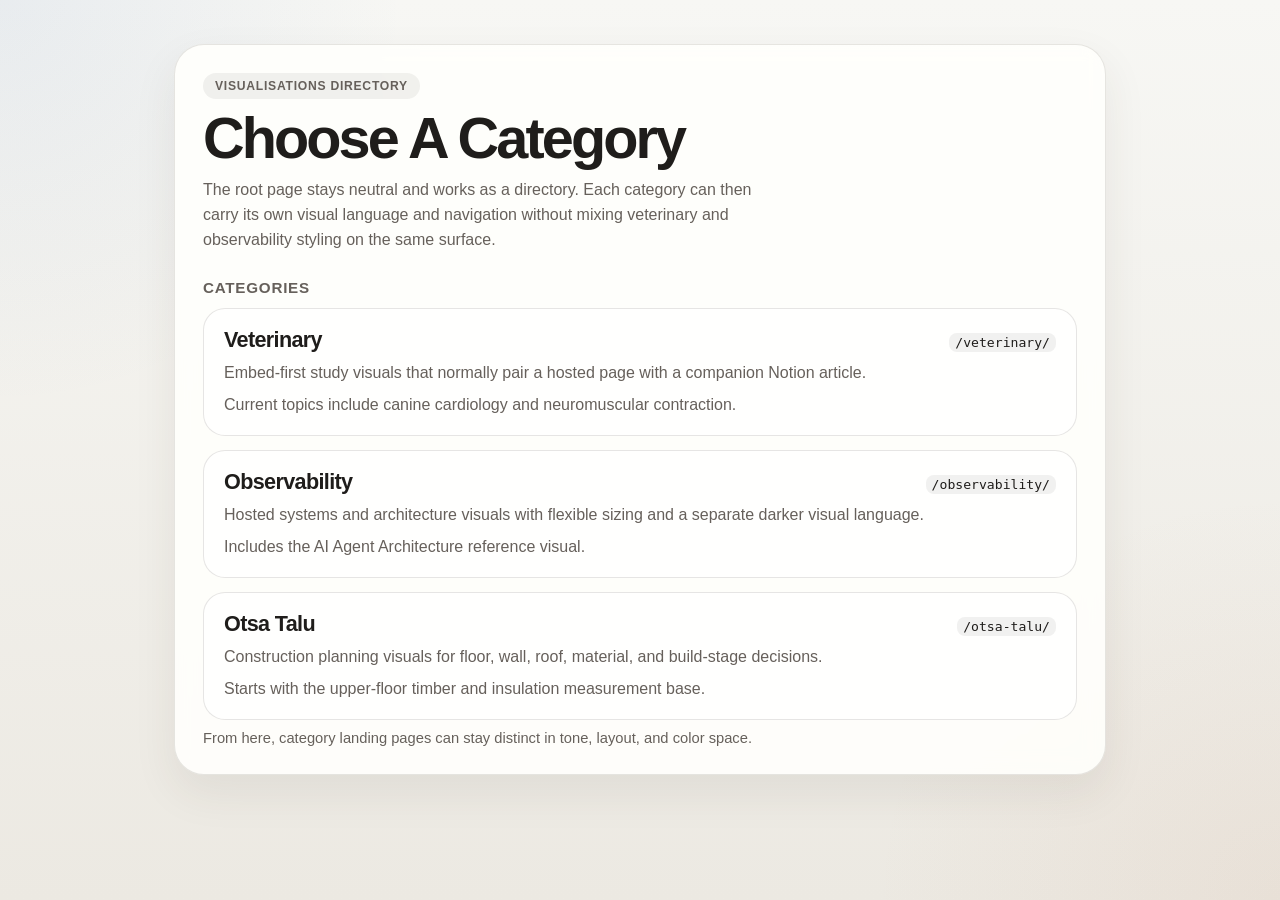
<file: index.html>
<!DOCTYPE html>
<html lang="en">
<head>
  <meta charset="UTF-8" />
  <meta name="viewport" content="width=device-width, initial-scale=1.0" />
  <title>Visualisations</title>
  <link rel="stylesheet" href="./shared/themes/root-directory.css" />
</head>
<body>
  <main>
    <section class="shell">
      <div class="eyebrow">Visualisations Directory</div>
      <h1>Choose A Category</h1>
      <p class="lede">The root page stays neutral and works as a directory. Each category can then carry its own visual language and navigation without mixing veterinary and observability styling on the same surface.</p>

      <section class="section">
        <h2 class="section-title">Categories</h2>
        <div class="directory">
          <a class="entry" href="./veterinary/">
            <div class="entry-top">
              <h2>Veterinary</h2>
              <code>/veterinary/</code>
            </div>
            <p>Embed-first study visuals that normally pair a hosted page with a companion Notion article.</p>
            <span>Current topics include canine cardiology and neuromuscular contraction.</span>
          </a>

          <a class="entry" href="./observability/">
            <div class="entry-top">
              <h2>Observability</h2>
              <code>/observability/</code>
            </div>
            <p>Hosted systems and architecture visuals with flexible sizing and a separate darker visual language.</p>
            <span>Includes the AI Agent Architecture reference visual.</span>
          </a>

          <a class="entry" href="./otsa-talu/">
            <div class="entry-top">
              <h2>Otsa Talu</h2>
              <code>/otsa-talu/</code>
            </div>
            <p>Construction planning visuals for floor, wall, roof, material, and build-stage decisions.</p>
            <span>Starts with the upper-floor timber and insulation measurement base.</span>
          </a>
        </div>
      </section>

      <p class="footer-note">From here, category landing pages can stay distinct in tone, layout, and color space.</p>
    </section>
  </main>
</body>
</html>
</file>
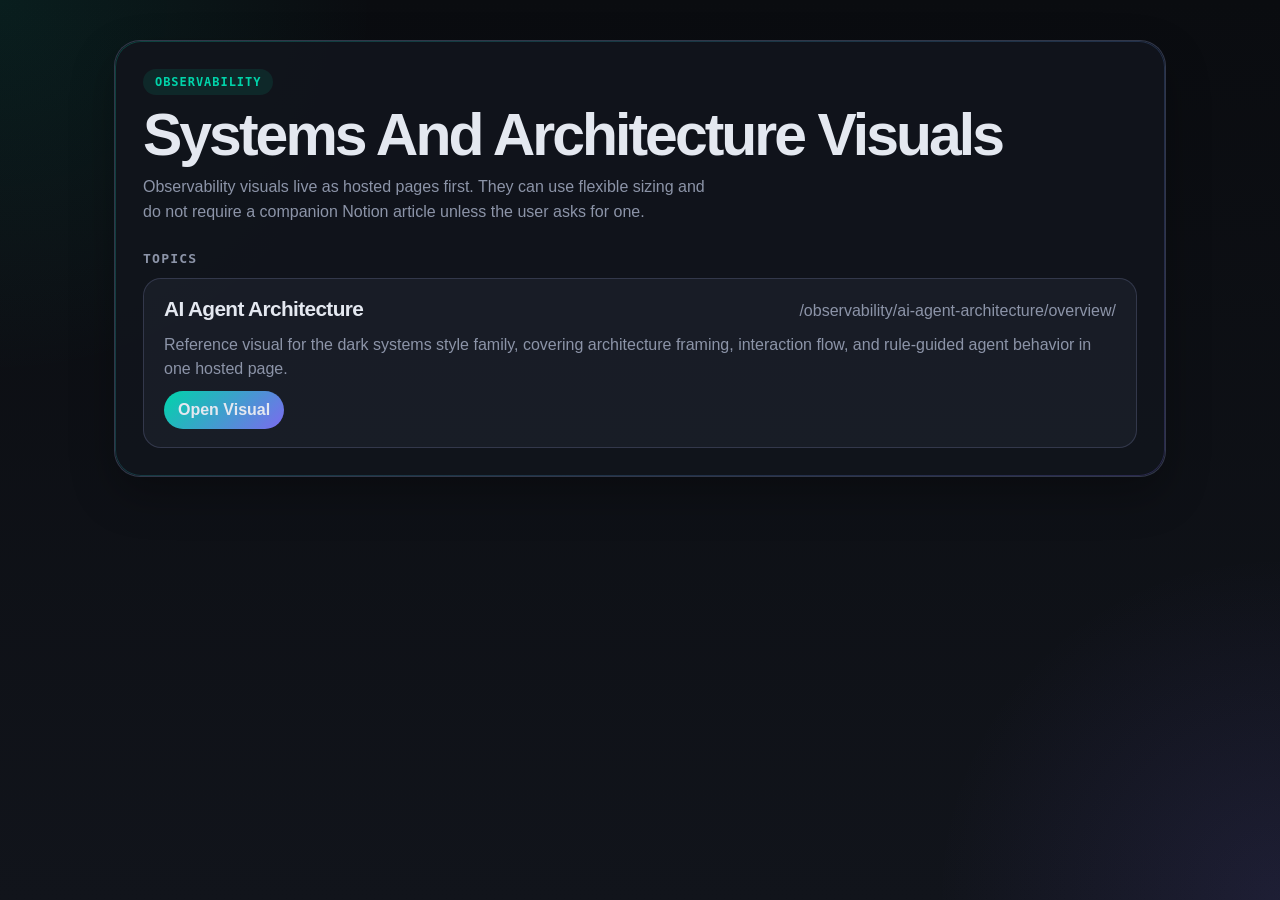
<file: observability/index.html>
<!DOCTYPE html>
<html lang="en">
<head>
  <meta charset="UTF-8" />
  <meta name="viewport" content="width=device-width, initial-scale=1.0" />
  <title>Observability Visualisations</title>
  <link rel="stylesheet" href="../shared/themes/observability-directory.css" />
</head>
<body>
  <main>
    <section class="shell">
      <div class="eyebrow">Observability</div>
      <h1>Systems And Architecture Visuals</h1>
      <p class="lede">Observability visuals live as hosted pages first. They can use flexible sizing and do not require a companion Notion article unless the user asks for one.</p>

      <section class="section">
        <h2 class="section-title">Topics</h2>
        <div class="topic-list">
          <div class="topic">
            <div class="topic-top">
              <h2>AI Agent Architecture</h2>
              <span>/observability/ai-agent-architecture/overview/</span>
            </div>
            <p>Reference visual for the dark systems style family, covering architecture framing, interaction flow, and rule-guided agent behavior in one hosted page.</p>
            <a href="./ai-agent-architecture/overview/">Open Visual</a>
          </div>
        </div>
      </section>
    </section>
  </main>
</body>
</html>
</file>
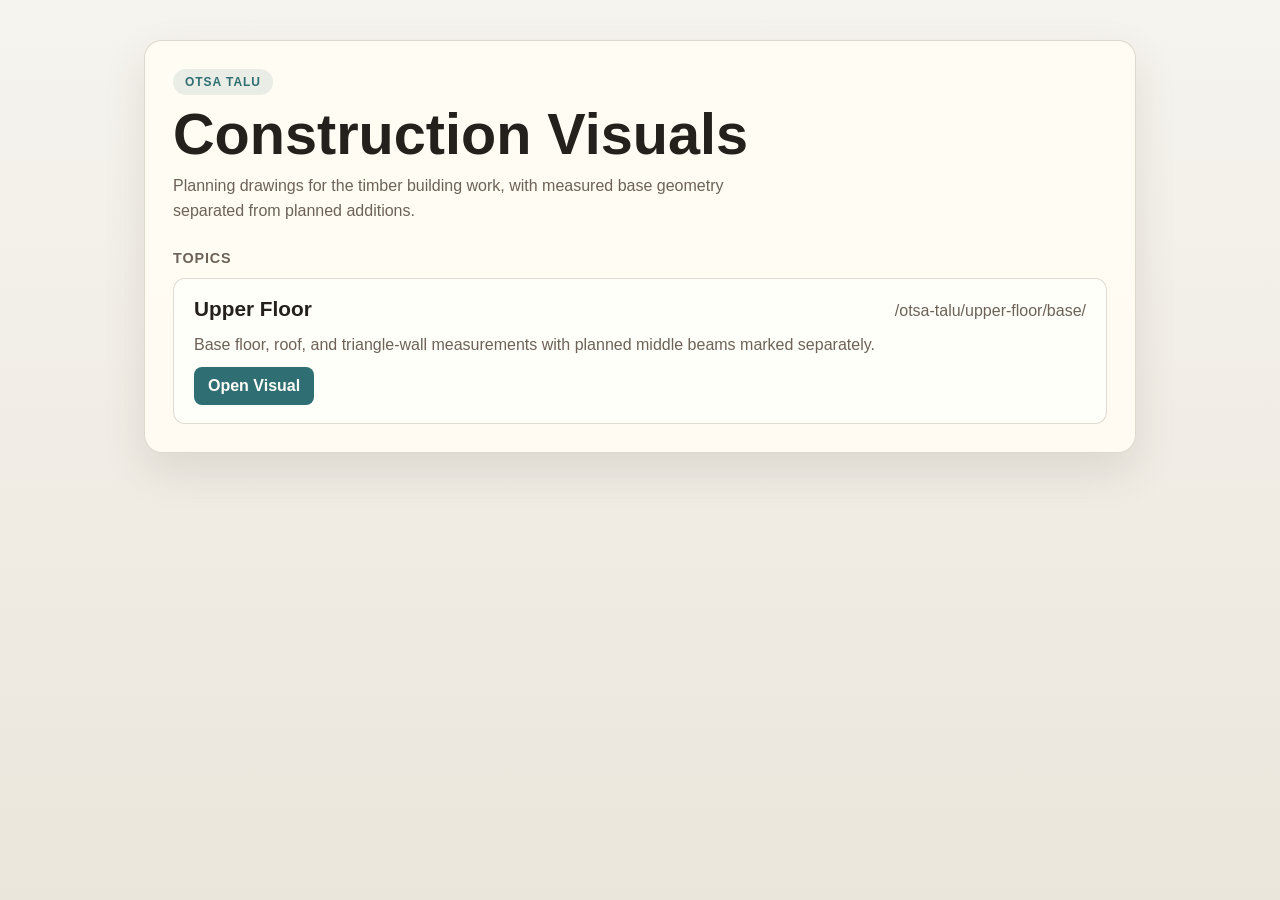
<file: otsa-talu/index.html>
<!DOCTYPE html>
<html lang="en">
<head>
  <meta charset="UTF-8" />
  <meta name="viewport" content="width=device-width, initial-scale=1.0" />
  <title>Otsa Talu Visualisations</title>
  <link rel="stylesheet" href="../shared/themes/otsa-talu-directory.css" />
</head>
<body>
  <main>
    <section class="shell">
      <div class="eyebrow">Otsa Talu</div>
      <h1>Construction Visuals</h1>
      <p class="lede">Planning drawings for the timber building work, with measured base geometry separated from planned additions.</p>

      <section class="section">
        <h2 class="section-title">Topics</h2>
        <div class="topic-list">
          <div class="topic">
            <div class="topic-top">
              <h2>Upper Floor</h2>
              <span>/otsa-talu/upper-floor/base/</span>
            </div>
            <p>Base floor, roof, and triangle-wall measurements with planned middle beams marked separately.</p>
            <a href="./upper-floor/base/">Open Visual</a>
          </div>
        </div>
      </section>
    </section>
  </main>
</body>
</html>
</file>
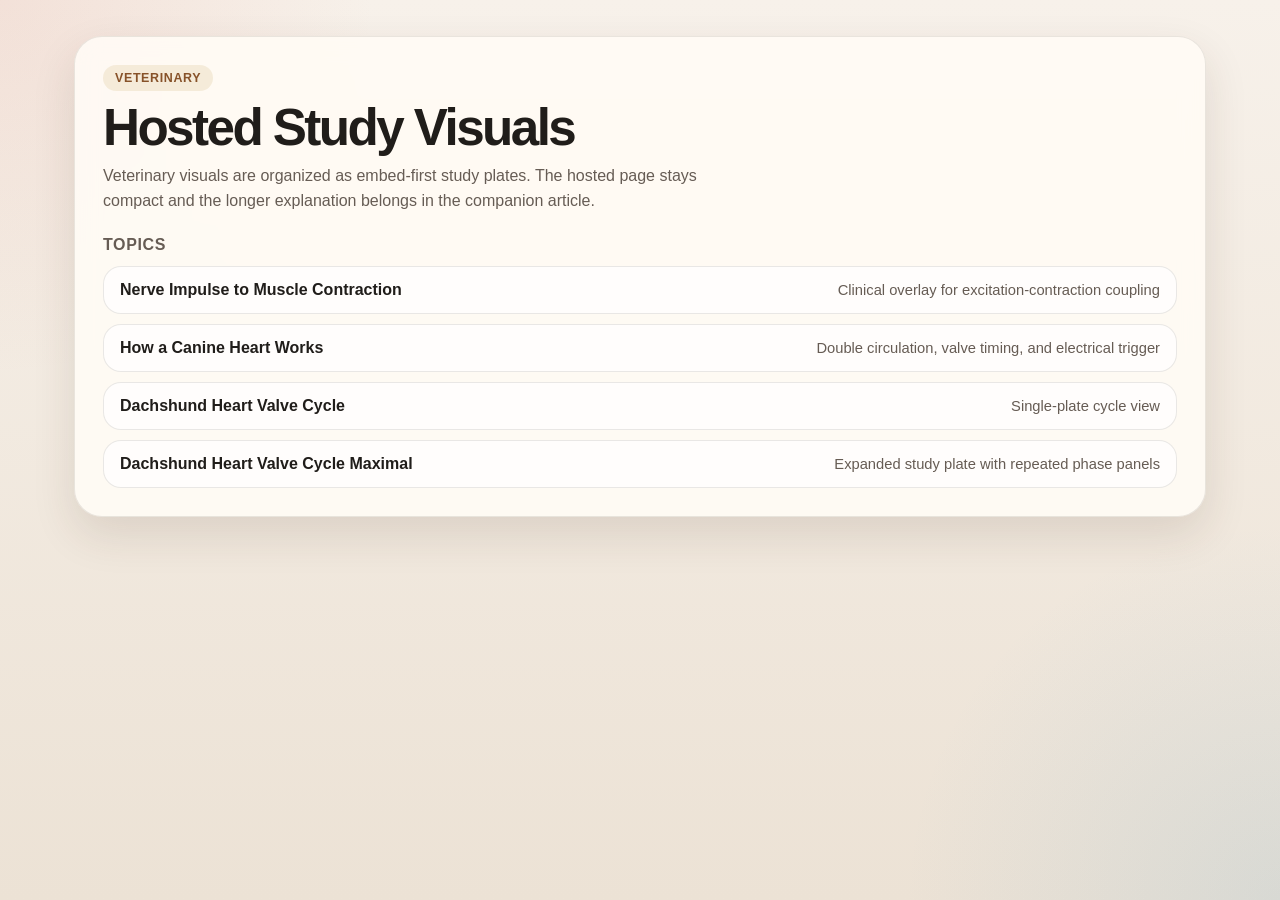
<file: veterinary/index.html>
<!DOCTYPE html>
<html lang="en">
<head>
  <meta charset="UTF-8" />
  <meta name="viewport" content="width=device-width, initial-scale=1.0" />
  <title>Veterinary Visualisations</title>
  <link rel="stylesheet" href="../shared/themes/catalog.css" />
</head>
<body>
  <main>
    <section class="shell">
      <div class="eyebrow">Veterinary</div>
      <h1>Hosted Study Visuals</h1>
      <p class="lede">Veterinary visuals are organized as embed-first study plates. The hosted page stays compact and the longer explanation belongs in the companion article.</p>

      <section class="section">
        <h2 class="section-title">Topics</h2>
        <div class="topic-list">
          <div class="topic-item">
            <a href="./neuromuscular-contraction/how-it-works/">Nerve Impulse to Muscle Contraction</a>
            <span>Clinical overlay for excitation-contraction coupling</span>
          </div>
          <div class="topic-item">
            <a href="./canine-heart/how-it-works/">How a Canine Heart Works</a>
            <span>Double circulation, valve timing, and electrical trigger</span>
          </div>
          <div class="topic-item">
            <a href="./dachshund-heart-valves/cycle/">Dachshund Heart Valve Cycle</a>
            <span>Single-plate cycle view</span>
          </div>
          <div class="topic-item">
            <a href="./dachshund-heart-valves/maximal/">Dachshund Heart Valve Cycle Maximal</a>
            <span>Expanded study plate with repeated phase panels</span>
          </div>
        </div>
      </section>
    </section>
  </main>
</body>
</html>
</file>
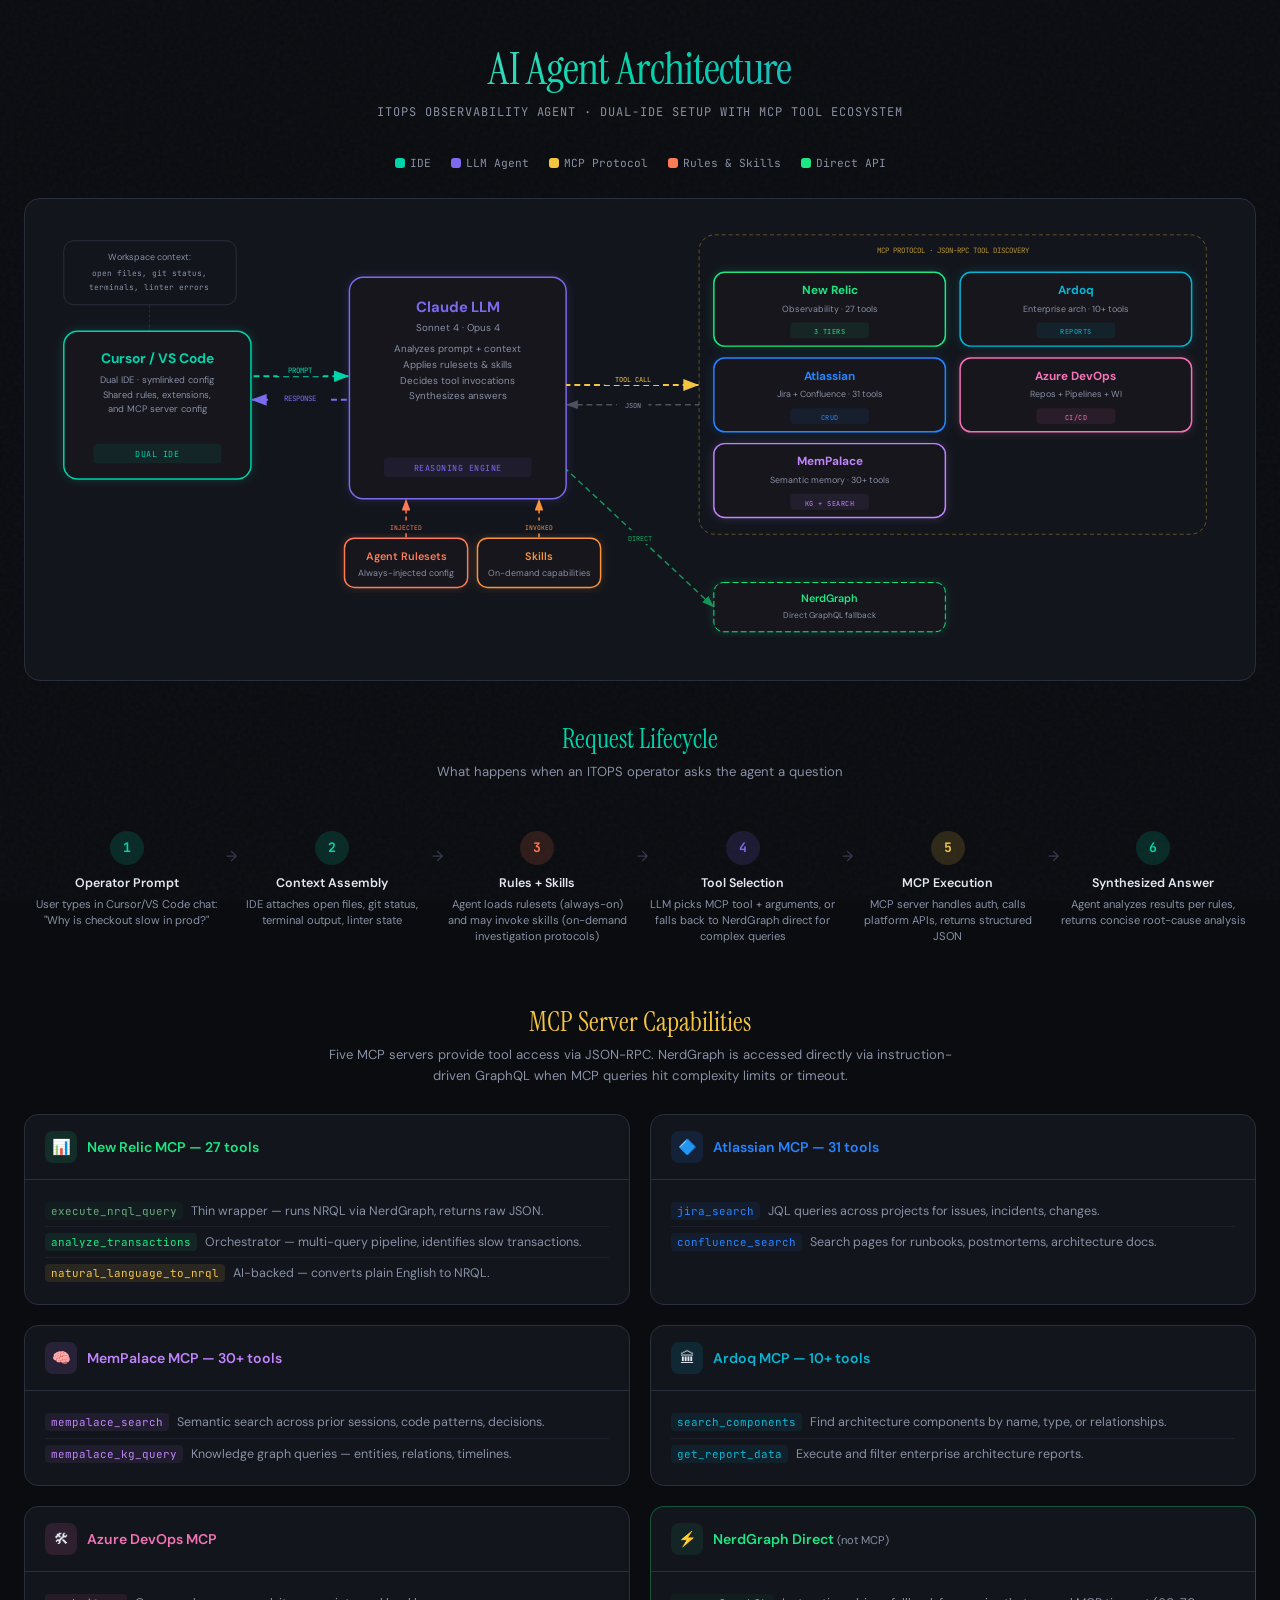
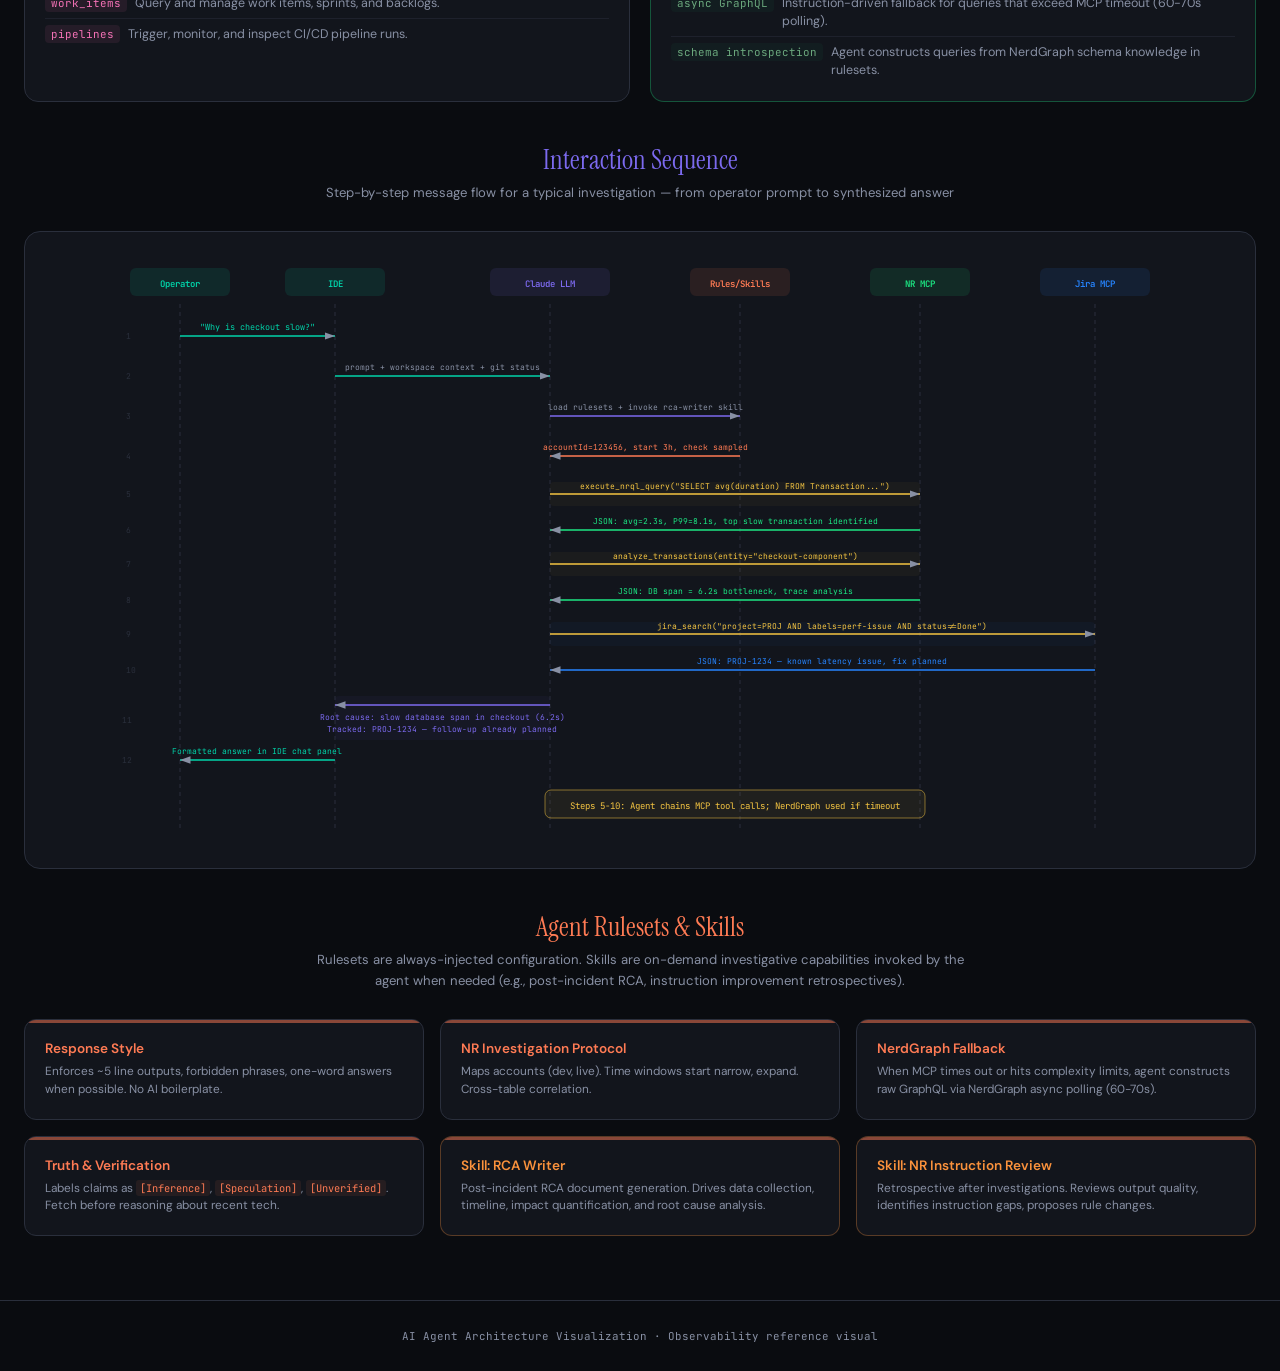
<file: observability/ai-agent-architecture/overview/index.html>
<!DOCTYPE html>
<html lang="en">
<head>
<meta charset="UTF-8">
<meta name="viewport" content="width=device-width, initial-scale=1.0">
<title>AI Agent Architecture</title>
<link href="https://fonts.googleapis.com/css2?family=JetBrains+Mono:wght@400;600;700&family=DM+Sans:wght@400;500;600;700&family=Instrument+Serif:ital@0;1&display=swap" rel="stylesheet">
<style>
  :root {
    --bg: #0a0c10;
    --surface: #12151c;
    --surface-2: #1a1e28;
    --border: #2a2f3c;
    --border-glow: #3a4055;
    --text: #e4e8f0;
    --text-dim: #8890a4;
    --accent-cursor: #00d4aa;
    --accent-agent: #7c6aef;
    --accent-nr: #1ce783;
    --accent-atlassian: #2684ff;
    --accent-rules: #ff7b54;
    --accent-mcp: #f5c542;
    --accent-mempalace: #c084fc;
    --accent-ardoq: #06b6d4;
    --accent-azdo: #f472b6;
    --accent-skills: #fb923c;
  }
  * { margin: 0; padding: 0; box-sizing: border-box; }
  body {
    background: var(--bg);
    color: var(--text);
    font-family: 'DM Sans', sans-serif;
    min-height: 100vh;
  }
  .noise {
    position: fixed; inset: 0;
    background-image: url("data:image/svg+xml,%3Csvg viewBox='0 0 256 256' xmlns='http://www.w3.org/2000/svg'%3E%3Cfilter id='n'%3E%3CfeTurbulence type='fractalNoise' baseFrequency='0.9' numOctaves='4' stitchTiles='stitch'/%3E%3C/filter%3E%3Crect width='100%25' height='100%25' filter='url(%23n)' opacity='0.03'/%3E%3C/svg%3E");
    pointer-events: none; z-index: 0;
  }
  header { text-align: center; padding: 40px 24px 12px; position: relative; z-index: 1; }
  header h1 {
    font-family: 'Instrument Serif', serif;
    font-size: 2.8rem; font-weight: 400; letter-spacing: -0.02em;
    background: linear-gradient(135deg, var(--text) 0%, var(--accent-cursor) 50%, var(--accent-agent) 100%);
    -webkit-background-clip: text; -webkit-text-fill-color: transparent; background-clip: text;
  }
  header p {
    color: var(--text-dim); font-family: 'JetBrains Mono', monospace;
    font-size: 0.75rem; letter-spacing: 0.08em; text-transform: uppercase; margin-top: 6px;
  }
  .wrap { position: relative; z-index: 1; max-width: 1400px; margin: 0 auto; padding: 24px; }
  .legend { display: flex; justify-content: center; gap: 20px; flex-wrap: wrap; margin-bottom: 28px; }
  .legend-item { display: flex; align-items: center; gap: 5px; font-size: 0.7rem; font-family: 'JetBrains Mono', monospace; color: var(--text-dim); }
  .legend-dot { width: 10px; height: 10px; border-radius: 3px; }
  .arch-svg-wrap { background: var(--surface); border: 1px solid var(--border); border-radius: 16px; padding: 24px; margin-bottom: 40px; overflow-x: auto; }
  .arch-svg-wrap svg { display: block; margin: 0 auto; }
  .section-title { font-family: 'Instrument Serif', serif; font-size: 1.7rem; text-align: center; margin-bottom: 6px; }
  .section-subtitle { text-align: center; color: var(--text-dim); font-size: 0.82rem; margin-bottom: 28px; max-width: 660px; margin-left: auto; margin-right: auto; line-height: 1.55; }
  .flow-steps { display: grid; grid-template-columns: repeat(6,1fr); gap: 0; margin-bottom: 40px; }
  .flow-step { text-align: center; padding: 20px 10px; position: relative; }
  .flow-step-num { width: 34px; height: 34px; border-radius: 50%; display: inline-flex; align-items: center; justify-content: center; font-family: 'JetBrains Mono', monospace; font-weight: 700; font-size: 0.82rem; margin-bottom: 10px; position: relative; z-index: 2; }
  .flow-step:nth-child(1) .flow-step-num { background: rgba(0,212,170,0.15); color: var(--accent-cursor); }
  .flow-step:nth-child(2) .flow-step-num { background: rgba(0,212,170,0.15); color: var(--accent-cursor); }
  .flow-step:nth-child(3) .flow-step-num { background: rgba(255,123,84,0.15); color: var(--accent-rules); }
  .flow-step:nth-child(4) .flow-step-num { background: rgba(124,106,239,0.15); color: var(--accent-agent); }
  .flow-step:nth-child(5) .flow-step-num { background: rgba(245,197,66,0.15); color: var(--accent-mcp); }
  .flow-step:nth-child(6) .flow-step-num { background: rgba(0,212,170,0.15); color: var(--accent-cursor); }
  .flow-step h5 { font-size: 0.78rem; font-weight: 600; margin-bottom: 5px; }
  .flow-step p { font-size: 0.7rem; color: var(--text-dim); line-height: 1.45; }
  .flow-arrow { position: absolute; top: 36px; right: -8px; z-index: 1; color: var(--border-glow); font-size: 0.9rem; }
  .flow-step:last-child .flow-arrow { display: none; }
  .mcp-grid { display: grid; grid-template-columns: 1fr 1fr; gap: 20px; margin-bottom: 40px; }
  .mcp-card { background: var(--surface); border: 1px solid var(--border); border-radius: 14px; overflow: hidden; }
  .mcp-card-header { padding: 16px 20px; border-bottom: 1px solid var(--border); display: flex; align-items: center; gap: 10px; }
  .mcp-card-header .ic { width: 32px; height: 32px; border-radius: 8px; display: flex; align-items: center; justify-content: center; font-size: 15px; }
  .mcp-card-header h4 { font-size: 0.88rem; font-weight: 600; }
  .mcp-card-body { padding: 16px 20px; }
  .tool-list { list-style: none; }
  .tool-list li { display: flex; align-items: flex-start; gap: 8px; padding: 6px 0; border-bottom: 1px solid rgba(42,47,60,0.5); font-size: 0.78rem; }
  .tool-list li:last-child { border-bottom: none; }
  .tool-name { font-family: 'JetBrains Mono', monospace; font-size: 0.68rem; padding: 2px 6px; border-radius: 4px; white-space: nowrap; flex-shrink: 0; }
  .tool-desc { color: var(--text-dim); line-height: 1.45; }
  .seq-wrap { background: var(--surface); border: 1px solid var(--border); border-radius: 16px; padding: 28px; margin-bottom: 40px; overflow-x: auto; }
  .seq-svg { display: block; margin: 0 auto; }
  .rules-grid { display: grid; grid-template-columns: repeat(3,1fr); gap: 16px; margin-bottom: 40px; }
  .rule-card { background: var(--surface); border: 1px solid var(--border); border-radius: 12px; padding: 20px; cursor: pointer; position: relative; overflow: hidden; transition: all 0.3s ease; }
  .rule-card::before { content: ''; position: absolute; top: 0; left: 0; right: 0; height: 3px; background: var(--accent-rules); opacity: 0.5; border-radius: 12px 12px 0 0; }
  .rule-card:hover { border-color: rgba(255,123,84,0.3); transform: translateY(-2px); }
  .rule-card h4 { font-size: 0.85rem; font-weight: 600; color: var(--accent-rules); margin-bottom: 6px; }
  .rule-card p { color: var(--text-dim); font-size: 0.74rem; line-height: 1.5; }
  .rule-card code { font-family: 'JetBrains Mono', monospace; font-size: 0.65rem; background: rgba(255,123,84,0.08); color: var(--accent-rules); padding: 1px 4px; border-radius: 3px; }
  .rule-detail { margin-top: 10px; padding-top: 10px; border-top: 1px solid var(--border); display: none; font-family: 'JetBrains Mono', monospace; font-size: 0.65rem; line-height: 1.7; }
  .rule-card.open .rule-detail { display: block; }
  .rl-kw { color: var(--accent-agent); }
  .rl-val { color: var(--accent-cursor); }
  .rl-cmt { color: #555b6e; }
  footer { text-align: center; padding: 28px; color: var(--text-dim); font-size: 0.68rem; font-family: 'JetBrains Mono', monospace; border-top: 1px solid var(--border); }
  @keyframes dashFlow { to { stroke-dashoffset: -20; } }
  @keyframes fadeUp { from { opacity: 0; transform: translateY(20px); } to { opacity: 1; transform: translateY(0); } }
  .anim-section { opacity: 0; animation: fadeUp 0.7s cubic-bezier(0.22,1,0.36,1) forwards; }
  .anim-section:nth-child(2) { animation-delay: 0.1s; }
  .anim-section:nth-child(3) { animation-delay: 0.2s; }
  .anim-section:nth-child(4) { animation-delay: 0.3s; }
  .anim-section:nth-child(5) { animation-delay: 0.4s; }
  .anim-section:nth-child(6) { animation-delay: 0.5s; }
  .anim-section:nth-child(7) { animation-delay: 0.6s; }
  @media (max-width: 900px) { .flow-steps { grid-template-columns: repeat(3,1fr); } .mcp-grid { grid-template-columns: 1fr; } .rules-grid { grid-template-columns: 1fr; } }
</style>
</head>
<body>
<div class="noise"></div>
<header>
  <h1>AI Agent Architecture</h1>
  <p>ITOPS observability agent &middot; dual-IDE setup with MCP tool ecosystem</p>
</header>
<div class="wrap">
  <div id="legend-container" class="legend anim-section"></div>
  <div class="arch-svg-wrap anim-section"><div id="arch-diagram"></div></div>

  <!-- Request Lifecycle -->
  <div class="anim-section">
    <div class="section-title" style="color:var(--accent-cursor)">Request Lifecycle</div>
    <div class="section-subtitle">What happens when an ITOPS operator asks the agent a question</div>
    <div class="flow-steps">
      <div class="flow-step"><div class="flow-step-num">1</div><h5>Operator Prompt</h5><p>User types in Cursor/VS Code chat: &quot;Why is checkout slow in prod?&quot;</p><span class="flow-arrow">&#8594;</span></div>
      <div class="flow-step"><div class="flow-step-num">2</div><h5>Context Assembly</h5><p>IDE attaches open files, git status, terminal output, linter state</p><span class="flow-arrow">&#8594;</span></div>
      <div class="flow-step"><div class="flow-step-num">3</div><h5>Rules + Skills</h5><p>Agent loads rulesets (always-on) and may invoke skills (on-demand investigation protocols)</p><span class="flow-arrow">&#8594;</span></div>
      <div class="flow-step"><div class="flow-step-num">4</div><h5>Tool Selection</h5><p>LLM picks MCP tool + arguments, or falls back to NerdGraph direct for complex queries</p><span class="flow-arrow">&#8594;</span></div>
      <div class="flow-step"><div class="flow-step-num">5</div><h5>MCP Execution</h5><p>MCP server handles auth, calls platform APIs, returns structured JSON</p><span class="flow-arrow">&#8594;</span></div>
      <div class="flow-step"><div class="flow-step-num">6</div><h5>Synthesized Answer</h5><p>Agent analyzes results per rules, returns concise root-cause analysis</p></div>
    </div>
  </div>

  <!-- MCP Server Details -->
  <div class="anim-section">
    <div class="section-title" style="color:var(--accent-mcp)">MCP Server Capabilities</div>
    <div class="section-subtitle">Five MCP servers provide tool access via JSON-RPC. NerdGraph is accessed directly via instruction-driven GraphQL when MCP queries hit complexity limits or timeout.</div>
    <div class="mcp-grid">
      <div class="mcp-card">
        <div class="mcp-card-header"><div class="ic" style="background:rgba(28,231,131,0.12)">&#x1F4CA;</div><h4 style="color:#1ce783">New Relic MCP &mdash; 27 tools</h4></div>
        <div class="mcp-card-body">
          <ul class="tool-list">
            <li><span class="tool-name" style="background:rgba(28,231,131,0.04);color:#6ba87d">execute_nrql_query</span><span class="tool-desc">Thin wrapper &mdash; runs NRQL via NerdGraph, returns raw JSON.</span></li>
            <li><span class="tool-name" style="background:rgba(28,231,131,0.08);color:#1ce783">analyze_transactions</span><span class="tool-desc">Orchestrator &mdash; multi-query pipeline, identifies slow transactions.</span></li>
            <li><span class="tool-name" style="background:rgba(245,197,66,0.1);color:#f5c542">natural_language_to_nrql</span><span class="tool-desc">AI-backed &mdash; converts plain English to NRQL.</span></li>
          </ul>
        </div>
      </div>
      <div class="mcp-card">
        <div class="mcp-card-header"><div class="ic" style="background:rgba(38,132,255,0.12)">&#x1F537;</div><h4 style="color:#2684ff">Atlassian MCP &mdash; 31 tools</h4></div>
        <div class="mcp-card-body">
          <ul class="tool-list">
            <li><span class="tool-name" style="background:rgba(38,132,255,0.08);color:#2684ff">jira_search</span><span class="tool-desc">JQL queries across projects for issues, incidents, changes.</span></li>
            <li><span class="tool-name" style="background:rgba(38,132,255,0.08);color:#2684ff">confluence_search</span><span class="tool-desc">Search pages for runbooks, postmortems, architecture docs.</span></li>
          </ul>
        </div>
      </div>
      <div class="mcp-card">
        <div class="mcp-card-header"><div class="ic" style="background:rgba(192,132,252,0.12)">&#x1F9E0;</div><h4 style="color:#c084fc">MemPalace MCP &mdash; 30+ tools</h4></div>
        <div class="mcp-card-body">
          <ul class="tool-list">
            <li><span class="tool-name" style="background:rgba(192,132,252,0.08);color:#c084fc">mempalace_search</span><span class="tool-desc">Semantic search across prior sessions, code patterns, decisions.</span></li>
            <li><span class="tool-name" style="background:rgba(192,132,252,0.08);color:#c084fc">mempalace_kg_query</span><span class="tool-desc">Knowledge graph queries &mdash; entities, relations, timelines.</span></li>
          </ul>
        </div>
      </div>
      <div class="mcp-card">
        <div class="mcp-card-header"><div class="ic" style="background:rgba(6,182,212,0.12)">&#x1F3DB;</div><h4 style="color:#06b6d4">Ardoq MCP &mdash; 10+ tools</h4></div>
        <div class="mcp-card-body">
          <ul class="tool-list">
            <li><span class="tool-name" style="background:rgba(6,182,212,0.08);color:#06b6d4">search_components</span><span class="tool-desc">Find architecture components by name, type, or relationships.</span></li>
            <li><span class="tool-name" style="background:rgba(6,182,212,0.08);color:#06b6d4">get_report_data</span><span class="tool-desc">Execute and filter enterprise architecture reports.</span></li>
          </ul>
        </div>
      </div>
      <div class="mcp-card">
        <div class="mcp-card-header"><div class="ic" style="background:rgba(244,114,182,0.12)">&#x1F6E0;</div><h4 style="color:#f472b6">Azure DevOps MCP</h4></div>
        <div class="mcp-card-body">
          <ul class="tool-list">
            <li><span class="tool-name" style="background:rgba(244,114,182,0.08);color:#f472b6">work_items</span><span class="tool-desc">Query and manage work items, sprints, and backlogs.</span></li>
            <li><span class="tool-name" style="background:rgba(244,114,182,0.08);color:#f472b6">pipelines</span><span class="tool-desc">Trigger, monitor, and inspect CI/CD pipeline runs.</span></li>
          </ul>
        </div>
      </div>
      <div class="mcp-card" style="border-color:rgba(28,231,131,0.3)">
        <div class="mcp-card-header"><div class="ic" style="background:rgba(28,231,131,0.08)">&#x26A1;</div><h4 style="color:#1ce783">NerdGraph Direct <span style="font-size:0.7rem;color:var(--text-dim);font-weight:400">(not MCP)</span></h4></div>
        <div class="mcp-card-body">
          <ul class="tool-list">
            <li><span class="tool-name" style="background:rgba(28,231,131,0.04);color:#6ba87d">async GraphQL</span><span class="tool-desc">Instruction-driven fallback for queries that exceed MCP timeout (60-70s polling).</span></li>
            <li><span class="tool-name" style="background:rgba(28,231,131,0.04);color:#6ba87d">schema introspection</span><span class="tool-desc">Agent constructs queries from NerdGraph schema knowledge in rulesets.</span></li>
          </ul>
        </div>
      </div>
    </div>
  </div>

  <!-- Sequence Diagram -->
  <div class="anim-section">
    <div class="section-title" style="color:var(--accent-agent)">Interaction Sequence</div>
    <div class="section-subtitle">Step-by-step message flow for a typical investigation &mdash; from operator prompt to synthesized answer</div>
    <div class="seq-wrap">
      <svg class="seq-svg" viewBox="0 0 1060 580" width="1060" height="580" xmlns="http://www.w3.org/2000/svg" font-family="DM Sans, sans-serif">
        <defs>
          <marker id="sa-r" markerWidth="7" markerHeight="5" refX="7" refY="2.5" orient="auto"><polygon points="0 0,7 2.5,0 5" fill="#8890a4"/></marker>
          <marker id="sa-l" markerWidth="7" markerHeight="5" refX="7" refY="2.5" orient="auto"><polygon points="0 0,7 2.5,0 5" fill="#8890a4"/></marker>
        </defs>
        <rect x="20" y="8" width="100" height="28" rx="6" fill="rgba(0,212,170,0.1)"/><text x="70" y="27" text-anchor="middle" fill="#00d4aa" font-family="JetBrains Mono, monospace" font-size="9" font-weight="600">Operator</text>
        <rect x="175" y="8" width="100" height="28" rx="6" fill="rgba(0,212,170,0.1)"/><text x="225" y="27" text-anchor="middle" fill="#00d4aa" font-family="JetBrains Mono, monospace" font-size="9" font-weight="600">IDE</text>
        <rect x="380" y="8" width="120" height="28" rx="6" fill="rgba(124,106,239,0.1)"/><text x="440" y="27" text-anchor="middle" fill="#7c6aef" font-family="JetBrains Mono, monospace" font-size="9" font-weight="600">Claude LLM</text>
        <rect x="580" y="8" width="100" height="28" rx="6" fill="rgba(255,123,84,0.1)"/><text x="630" y="27" text-anchor="middle" fill="#ff7b54" font-family="JetBrains Mono, monospace" font-size="9" font-weight="600">Rules/Skills</text>
        <rect x="760" y="8" width="100" height="28" rx="6" fill="rgba(28,231,131,0.1)"/><text x="810" y="27" text-anchor="middle" fill="#1ce783" font-family="JetBrains Mono, monospace" font-size="9" font-weight="600">NR MCP</text>
        <rect x="930" y="8" width="110" height="28" rx="6" fill="rgba(38,132,255,0.1)"/><text x="985" y="27" text-anchor="middle" fill="#2684ff" font-family="JetBrains Mono, monospace" font-size="9" font-weight="600">Jira MCP</text>
        <line x1="70" y1="44" x2="70" y2="570" stroke="#2a2f3c" stroke-width="1" stroke-dasharray="4 4"/><line x1="225" y1="44" x2="225" y2="570" stroke="#2a2f3c" stroke-width="1" stroke-dasharray="4 4"/><line x1="440" y1="44" x2="440" y2="570" stroke="#2a2f3c" stroke-width="1" stroke-dasharray="4 4"/><line x1="630" y1="44" x2="630" y2="570" stroke="#2a2f3c" stroke-width="1" stroke-dasharray="4 4"/><line x1="810" y1="44" x2="810" y2="570" stroke="#2a2f3c" stroke-width="1" stroke-dasharray="4 4"/><line x1="985" y1="44" x2="985" y2="570" stroke="#2a2f3c" stroke-width="1" stroke-dasharray="4 4"/>
        <line x1="70" y1="76" x2="225" y2="76" stroke="#00d4aa" stroke-width="1.5" marker-end="url(#sa-r)"/><text x="147" y="70" text-anchor="middle" fill="#00d4aa" font-size="8.5" font-family="JetBrains Mono, monospace">&quot;Why is checkout slow?&quot;</text>
        <line x1="225" y1="116" x2="440" y2="116" stroke="#00d4aa" stroke-width="1.5" marker-end="url(#sa-r)"/><text x="332" y="110" text-anchor="middle" fill="#8890a4" font-size="8" font-family="JetBrains Mono, monospace">prompt + workspace context + git status</text>
        <line x1="440" y1="156" x2="630" y2="156" stroke="#7c6aef" stroke-width="1.5" marker-end="url(#sa-r)"/><text x="535" y="150" text-anchor="middle" fill="#8890a4" font-size="8" font-family="JetBrains Mono, monospace">load rulesets + invoke rca-writer skill</text>
        <line x1="630" y1="196" x2="440" y2="196" stroke="#ff7b54" stroke-width="1.5" marker-end="url(#sa-l)"/><text x="535" y="190" text-anchor="middle" fill="#ff7b54" font-size="8" font-family="JetBrains Mono, monospace">accountId=123456, start 3h, check sampled</text>
        <rect x="440" y="222" width="370" height="24" rx="4" fill="rgba(245,197,66,0.04)"/><line x1="440" y1="234" x2="810" y2="234" stroke="#f5c542" stroke-width="1.5" marker-end="url(#sa-r)"/><text x="625" y="229" text-anchor="middle" fill="#f5c542" font-size="8" font-family="JetBrains Mono, monospace">execute_nrql_query(&quot;SELECT avg(duration) FROM Transaction...&quot;)</text>
        <line x1="810" y1="270" x2="440" y2="270" stroke="#1ce783" stroke-width="1.5" marker-end="url(#sa-l)"/><text x="625" y="264" text-anchor="middle" fill="#1ce783" font-size="8" font-family="JetBrains Mono, monospace">JSON: avg=2.3s, P99=8.1s, top slow transaction identified</text>
        <rect x="440" y="292" width="370" height="24" rx="4" fill="rgba(245,197,66,0.04)"/><line x1="440" y1="304" x2="810" y2="304" stroke="#f5c542" stroke-width="1.5" marker-end="url(#sa-r)"/><text x="625" y="299" text-anchor="middle" fill="#f5c542" font-size="8" font-family="JetBrains Mono, monospace">analyze_transactions(entity=&quot;checkout-component&quot;)</text>
        <line x1="810" y1="340" x2="440" y2="340" stroke="#1ce783" stroke-width="1.5" marker-end="url(#sa-l)"/><text x="625" y="334" text-anchor="middle" fill="#1ce783" font-size="8" font-family="JetBrains Mono, monospace">JSON: DB span = 6.2s bottleneck, trace analysis</text>
        <rect x="440" y="362" width="545" height="24" rx="4" fill="rgba(38,132,255,0.04)"/><line x1="440" y1="374" x2="985" y2="374" stroke="#f5c542" stroke-width="1.5" marker-end="url(#sa-r)"/><text x="712" y="369" text-anchor="middle" fill="#f5c542" font-size="8" font-family="JetBrains Mono, monospace">jira_search(&quot;project=PROJ AND labels=perf-issue AND status!=Done&quot;)</text>
        <line x1="985" y1="410" x2="440" y2="410" stroke="#2684ff" stroke-width="1.5" marker-end="url(#sa-l)"/><text x="712" y="404" text-anchor="middle" fill="#2684ff" font-size="8" font-family="JetBrains Mono, monospace">JSON: PROJ-1234 &mdash; known latency issue, fix planned</text>
        <rect x="225" y="436" width="215" height="44" rx="4" fill="rgba(124,106,239,0.04)"/><line x1="440" y1="445" x2="225" y2="445" stroke="#7c6aef" stroke-width="1.5" marker-end="url(#sa-l)"/><text x="332" y="460" text-anchor="middle" fill="#7c6aef" font-size="8" font-family="JetBrains Mono, monospace">Root cause: slow database span in checkout (6.2s)</text><text x="332" y="472" text-anchor="middle" fill="#7c6aef" font-size="8" font-family="JetBrains Mono, monospace">Tracked: PROJ-1234 &mdash; follow-up already planned</text>
        <line x1="225" y1="500" x2="70" y2="500" stroke="#00d4aa" stroke-width="1.5" marker-end="url(#sa-l)"/><text x="147" y="494" text-anchor="middle" fill="#00d4aa" font-size="8" font-family="JetBrains Mono, monospace">Formatted answer in IDE chat panel</text>
        <text x="16" y="79" fill="#2a2f3c" font-size="8" font-family="JetBrains Mono, monospace">1</text><text x="16" y="119" fill="#2a2f3c" font-size="8" font-family="JetBrains Mono, monospace">2</text><text x="16" y="159" fill="#2a2f3c" font-size="8" font-family="JetBrains Mono, monospace">3</text><text x="16" y="199" fill="#2a2f3c" font-size="8" font-family="JetBrains Mono, monospace">4</text><text x="16" y="237" fill="#2a2f3c" font-size="8" font-family="JetBrains Mono, monospace">5</text><text x="16" y="273" fill="#2a2f3c" font-size="8" font-family="JetBrains Mono, monospace">6</text><text x="16" y="307" fill="#2a2f3c" font-size="8" font-family="JetBrains Mono, monospace">7</text><text x="16" y="343" fill="#2a2f3c" font-size="8" font-family="JetBrains Mono, monospace">8</text><text x="16" y="377" fill="#2a2f3c" font-size="8" font-family="JetBrains Mono, monospace">9</text><text x="16" y="413" fill="#2a2f3c" font-size="8" font-family="JetBrains Mono, monospace">10</text><text x="12" y="463" fill="#2a2f3c" font-size="8" font-family="JetBrains Mono, monospace">11</text><text x="12" y="503" fill="#2a2f3c" font-size="8" font-family="JetBrains Mono, monospace">12</text>
        <rect x="435" y="530" width="380" height="28" rx="6" fill="rgba(245,197,66,0.06)" stroke="#f5c542" stroke-width="0.5"/><text x="625" y="549" text-anchor="middle" fill="#f5c542" font-size="9" font-family="JetBrains Mono, monospace">Steps 5-10: Agent chains MCP tool calls; NerdGraph used if timeout</text>
      </svg>
    </div>
  </div>

  <!-- Agent Rulesets -->
  <div class="anim-section">
    <div class="section-title" style="color:var(--accent-rules)">Agent Rulesets &amp; Skills</div>
    <div class="section-subtitle">Rulesets are always-injected configuration. Skills are on-demand investigative capabilities invoked by the agent when needed (e.g., post-incident RCA, instruction improvement retrospectives).</div>
    <div class="rules-grid">
      <div class="rule-card" onclick="this.classList.toggle('open')"><h4>Response Style</h4><p>Enforces ~5 line outputs, forbidden phrases, one-word answers when possible. No AI boilerplate.</p><div class="rule-detail"><div><span class="rl-cmt"># Example:</span></div><div><span class="rl-kw">User:</span> Is 11 prime?</div><div><span class="rl-kw">Agent:</span> <span class="rl-val">Yes</span></div><div><span class="rl-cmt"># Forbidden: &quot;Based on the information...&quot;</span></div></div></div>
      <div class="rule-card" onclick="this.classList.toggle('open')"><h4>NR Investigation Protocol</h4><p>Maps accounts (dev, live). Time windows start narrow, expand. Cross-table correlation.</p><div class="rule-detail"><div><span class="rl-cmt"># Time window strategy:</span></div><div><span class="rl-kw">1.</span> <span class="rl-val">SINCE 3 hours ago</span></div><div><span class="rl-kw">2.</span> <span class="rl-val">SINCE 1 day ago</span> <span class="rl-cmt">(if empty)</span></div><div><span class="rl-kw">3.</span> <span class="rl-val">SINCE 7 days ago</span> <span class="rl-cmt">(simple only)</span></div></div></div>
      <div class="rule-card" onclick="this.classList.toggle('open')"><h4>NerdGraph Fallback</h4><p>When MCP times out or hits complexity limits, agent constructs raw GraphQL via NerdGraph async polling (60-70s).</p><div class="rule-detail"><div><span class="rl-kw">IF</span> MCP timeout <span class="rl-kw">OR</span> NRDB:1109</div><div><span class="rl-kw">THEN</span> <span class="rl-val">NerdGraph async query</span></div><div><span class="rl-cmt"># 60-70s polling, chunk if needed</span></div></div></div>
      <div class="rule-card" onclick="this.classList.toggle('open')"><h4>Truth &amp; Verification</h4><p>Labels claims as <code>[Inference]</code>, <code>[Speculation]</code>, <code>[Unverified]</code>. Fetch before reasoning about recent tech.</p><div class="rule-detail"><div><span class="rl-kw">IF</span> date 2025+ <span class="rl-kw">AND</span> recent tech &#x2192; <span class="rl-val">FETCH first</span></div><div><span class="rl-kw">IF</span> unverified &#x2192; <span class="rl-val">label it</span></div><div><span class="rl-cmt"># Never present guesses as fact</span></div></div></div>
      <div class="rule-card" onclick="this.classList.toggle('open')" style="border-color:rgba(251,146,60,0.3)"><h4 style="color:var(--accent-skills)">Skill: RCA Writer</h4><p>Post-incident RCA document generation. Drives data collection, timeline, impact quantification, and root cause analysis.</p><div class="rule-detail"><div><span class="rl-kw">INVOKE WHEN:</span> investigation complete</div><div><span class="rl-val">Produces reviewer-ready RCA</span></div><div><span class="rl-cmt"># Structured, evidence-based</span></div></div></div>
      <div class="rule-card" onclick="this.classList.toggle('open')" style="border-color:rgba(251,146,60,0.3)"><h4 style="color:var(--accent-skills)">Skill: NR Instruction Review</h4><p>Retrospective after investigations. Reviews output quality, identifies instruction gaps, proposes rule changes.</p><div class="rule-detail"><div><span class="rl-kw">INVOKE WHEN:</span> post-investigation</div><div><span class="rl-val">Improves future investigations</span></div><div><span class="rl-cmt"># Self-improving system</span></div></div></div>
    </div>
  </div>
</div>
<footer>AI Agent Architecture Visualization &middot; Observability reference visual</footer>

<script>
// ===========================================================================
// ARCH DATA MODEL - edit this object to update the architecture diagram
// ===========================================================================
var ARCH = {
  ide: {
    name: "Cursor / VS Code",
    color: "#00d4aa",
    subtitle: "Dual IDE \u00b7 symlinked config",
    description: ["Shared rules, extensions,", "and MCP server config"],
    badge: "DUAL IDE",
    context: ["open files, git status,", "terminals, linter errors"]
  },
  agent: {
    name: "Claude LLM",
    color: "#7c6aef",
    subtitle: "Sonnet 4 \u00b7 Opus 4",
    capabilities: ["Analyzes prompt + context", "Applies rulesets & skills", "Decides tool invocations", "Synthesizes answers"],
    badge: "REASONING ENGINE"
  },
  rulesets: {
    name: "Agent Rulesets",
    color: "#ff7b54",
    subtitle: "Always-injected config"
  },
  skills: {
    name: "Skills",
    color: "#fb923c",
    subtitle: "On-demand capabilities"
  },
  mcpServers: [
    { id: "nr", name: "New Relic", color: "#1ce783", subtitle: "Observability \u00b7 27 tools", badge: "3 TIERS" },
    { id: "atlassian", name: "Atlassian", color: "#2684ff", subtitle: "Jira + Confluence \u00b7 31 tools", badge: "CRUD" },
    { id: "mempalace", name: "MemPalace", color: "#c084fc", subtitle: "Semantic memory \u00b7 30+ tools", badge: "KG + SEARCH" },
    { id: "ardoq", name: "Ardoq", color: "#06b6d4", subtitle: "Enterprise arch \u00b7 10+ tools", badge: "REPORTS" },
    { id: "azdo", name: "Azure DevOps", color: "#f472b6", subtitle: "Repos + Pipelines + WI", badge: "CI/CD" }
  ],
  nerdgraph: {
    name: "NerdGraph",
    color: "#1ce783",
    subtitle: "Direct GraphQL fallback"
  },
  mcpGroupLabel: "MCP PROTOCOL \u00b7 JSON-RPC TOOL DISCOVERY",
  legend: [
    { color: "#00d4aa", label: "IDE" },
    { color: "#7c6aef", label: "LLM Agent" },
    { color: "#f5c542", label: "MCP Protocol" },
    { color: "#ff7b54", label: "Rules & Skills" },
    { color: "#1ce783", label: "Direct API" }
  ]
};

// ===========================================================================
// RENDERER - generates SVG from ARCH data
// ===========================================================================
(function() {
  var ns = "http://www.w3.org/2000/svg";
  var W = 1200, H = 440;

  // Layout constants
  var IDE_X = 15, IDE_Y = 110, IDE_W = 190, IDE_H = 150;
  var AGENT_X = 305, AGENT_Y = 55, AGENT_W = 220, AGENT_H = 225;
  var RULES_X = 300, RULES_Y = 320, RULES_W = 125, RULES_H = 50;
  var SKILLS_X = 435, SKILLS_Y = 320, SKILLS_W = 125, SKILLS_H = 50;
  var MCP_GX = 660, MCP_GY = 12;
  var COL1_X = 675, COL2_X = 925, CARD_W = 235, CARD_H = 75, CARD_GAP = 12;
  var NERD_X = 675, NERD_Y = 365, NERD_W = 235, NERD_H = 50;

  // Compute MCP group size
  var col1Count = 3, col2Count = 2;
  var colH = col1Count * CARD_H + (col1Count-1) * CARD_GAP;
  var MCP_GW = COL2_X + CARD_W - MCP_GX + 15;
  var MCP_GH = colH + 55; // header + padding
  var CARDS_Y = MCP_GY + 38;

  function el(tag, attrs) {
    var e = document.createElementNS(ns, tag);
    if (attrs) for (var k in attrs) { if (attrs[k] != null) e.setAttribute(k, String(attrs[k])); }
    return e;
  }
  function txt(x, y, str, attrs) {
    var a = {x:x, y:y, "text-anchor":"middle"};
    if (attrs) for (var k in attrs) a[k] = attrs[k];
    var t = el("text", a);
    t.textContent = str;
    return t;
  }
  function aLine(x1,y1,x2,y2,stroke,sw,marker,dur) {
    var l = el("line",{x1:x1,y1:y1,x2:x2,y2:y2,stroke:stroke,"stroke-width":sw,"stroke-dasharray":"6 4","marker-end":marker});
    var a = el("animate",{attributeName:"stroke-dashoffset",from:"0",to:"-20",dur:dur||"1.5s",repeatCount:"indefinite"});
    l.appendChild(a); return l;
  }
  function rgba(hex,op) {
    var h = hex.replace("#","");
    return "rgba("+parseInt(h.substr(0,2),16)+","+parseInt(h.substr(2,2),16)+","+parseInt(h.substr(4,2),16)+","+op+")";
  }

  var svg = el("svg",{viewBox:"0 0 "+W+" "+H, width:"100%", xmlns:ns, "font-family":"DM Sans, sans-serif"});
  var defs = el("defs");

  // Markers
  var markers = [
    {id:"arr-ide",f:ARCH.ide.color},{id:"arr-agent",f:ARCH.agent.color},
    {id:"arr-mcp",f:"#f5c542"},{id:"arr-rules",f:ARCH.rulesets.color},
    {id:"arr-skills",f:ARCH.skills.color},{id:"arr-nerd",f:ARCH.nerdgraph.color},
    {id:"arr-ret",f:"#8890a4"}
  ];
  markers.forEach(function(m){
    var mk=el("marker",{id:m.id,markerWidth:"8",markerHeight:"6",refX:"8",refY:"3",orient:"auto"});
    mk.appendChild(el("polygon",{points:"0 0, 8 3, 0 6",fill:m.f}));
    defs.appendChild(mk);
  });

  // Filters
  [{id:"glow-ide",c:ARCH.ide.color},{id:"glow-agent",c:ARCH.agent.color},{id:"glow-rules",c:ARCH.rulesets.color},{id:"glow-skills",c:ARCH.skills.color},{id:"glow-nerd",c:ARCH.nerdgraph.color}]
    .concat(ARCH.mcpServers.map(function(s){return{id:"glow-"+s.id,c:s.color};}))
    .forEach(function(g){
      var f=el("filter",{id:g.id});
      f.appendChild(el("feDropShadow",{dx:"0",dy:"0",stdDeviation:"5","flood-color":g.c,"flood-opacity":"0.2"}));
      defs.appendChild(f);
    });
  svg.appendChild(defs);

  // Background fill for label occluders
  var SF = "#12151c";

  // --- Context bubble ---
  svg.appendChild(el("rect",{x:IDE_X,y:18,width:175,height:65,rx:10,fill:SF,stroke:"#2a2f3c","stroke-width":1}));
  svg.appendChild(txt(IDE_X+87,38,"Workspace context:",{fill:"#8890a4","font-size":"9"}));
  ARCH.ide.context.forEach(function(l,i){
    svg.appendChild(txt(IDE_X+87,54+i*14,l,{fill:"#8890a4","font-family":"JetBrains Mono, monospace","font-size":"8"}));
  });
  svg.appendChild(el("line",{x1:IDE_X+87,y1:83,x2:IDE_X+87,y2:IDE_Y,stroke:"#2a2f3c","stroke-width":1,"stroke-dasharray":"3 2"}));

  // --- IDE box ---
  var icx = IDE_X+IDE_W/2;
  svg.appendChild(el("rect",{x:IDE_X,y:IDE_Y,width:IDE_W,height:IDE_H,rx:14,fill:SF,stroke:ARCH.ide.color,"stroke-width":"1.5",filter:"url(#glow-ide)"}));
  svg.appendChild(txt(icx,IDE_Y+32,ARCH.ide.name,{fill:ARCH.ide.color,"font-weight":"700","font-size":"14"}));
  svg.appendChild(txt(icx,IDE_Y+52,ARCH.ide.subtitle,{fill:"#8890a4","font-size":"9.5"}));
  ARCH.ide.description.forEach(function(l,i){svg.appendChild(txt(icx,IDE_Y+68+i*14,l,{fill:"#8890a4","font-size":"9.5"}));});
  svg.appendChild(el("rect",{x:IDE_X+30,y:IDE_Y+IDE_H-36,width:130,height:20,rx:4,fill:rgba(ARCH.ide.color,0.08)}));
  svg.appendChild(txt(icx,IDE_Y+IDE_H-22,ARCH.ide.badge,{fill:ARCH.ide.color,"font-family":"JetBrains Mono, monospace","font-size":"8.5","letter-spacing":"0.5"}));

  // --- Agent box ---
  var acx = AGENT_X+AGENT_W/2;
  svg.appendChild(el("rect",{x:AGENT_X,y:AGENT_Y,width:AGENT_W,height:AGENT_H,rx:14,fill:SF,stroke:ARCH.agent.color,"stroke-width":"1.5",filter:"url(#glow-agent)"}));
  svg.appendChild(txt(acx,AGENT_Y+35,ARCH.agent.name,{fill:ARCH.agent.color,"font-weight":"700","font-size":"15"}));
  svg.appendChild(txt(acx,AGENT_Y+55,ARCH.agent.subtitle,{fill:"#8890a4","font-size":"10"}));
  ARCH.agent.capabilities.forEach(function(l,i){svg.appendChild(txt(acx,AGENT_Y+76+i*16,l,{fill:"#8890a4","font-size":"10"}));});
  svg.appendChild(el("rect",{x:AGENT_X+35,y:AGENT_Y+AGENT_H-42,width:150,height:20,rx:4,fill:rgba(ARCH.agent.color,0.08)}));
  svg.appendChild(txt(acx,AGENT_Y+AGENT_H-28,ARCH.agent.badge,{fill:ARCH.agent.color,"font-family":"JetBrains Mono, monospace","font-size":"8.5","letter-spacing":"0.5"}));

  // --- Rulesets box ---
  var rcx = RULES_X+RULES_W/2;
  svg.appendChild(el("rect",{x:RULES_X,y:RULES_Y,width:RULES_W,height:RULES_H,rx:10,fill:SF,stroke:ARCH.rulesets.color,"stroke-width":"1.5",filter:"url(#glow-rules)"}));
  svg.appendChild(txt(rcx,RULES_Y+22,ARCH.rulesets.name,{fill:ARCH.rulesets.color,"font-weight":"600","font-size":"11"}));
  svg.appendChild(txt(rcx,RULES_Y+38,ARCH.rulesets.subtitle,{fill:"#8890a4","font-size":"9"}));

  // --- Skills box ---
  var scx = SKILLS_X+SKILLS_W/2;
  svg.appendChild(el("rect",{x:SKILLS_X,y:SKILLS_Y,width:SKILLS_W,height:SKILLS_H,rx:10,fill:SF,stroke:ARCH.skills.color,"stroke-width":"1.5",filter:"url(#glow-skills)"}));
  svg.appendChild(txt(scx,SKILLS_Y+22,ARCH.skills.name,{fill:ARCH.skills.color,"font-weight":"600","font-size":"11"}));
  svg.appendChild(txt(scx,SKILLS_Y+38,ARCH.skills.subtitle,{fill:"#8890a4","font-size":"9"}));

  // --- MCP Group border ---
  svg.appendChild(el("rect",{x:MCP_GX,y:MCP_GY,width:MCP_GW,height:MCP_GH,rx:16,fill:"none",stroke:"#f5c542","stroke-width":1,"stroke-dasharray":"4 3",opacity:"0.35"}));
  svg.appendChild(txt(MCP_GX+MCP_GW/2,MCP_GY+18,ARCH.mcpGroupLabel,{fill:"#f5c542","font-family":"JetBrains Mono, monospace","font-size":"7.5",opacity:"0.7"}));

  // --- MCP Cards ---
  var servers = ARCH.mcpServers;
  function drawCard(s, cx, cy) {
    var midx = cx + CARD_W/2;
    svg.appendChild(el("rect",{x:cx,y:cy,width:CARD_W,height:CARD_H,rx:11,fill:SF,stroke:s.color,"stroke-width":"1.5",filter:"url(#glow-"+s.id+")"}));
    svg.appendChild(txt(midx,cy+22,s.name,{fill:s.color,"font-weight":"700","font-size":"12"}));
    svg.appendChild(txt(midx,cy+40,s.subtitle,{fill:"#8890a4","font-size":"9"}));
    svg.appendChild(el("rect",{x:midx-40,y:cy+CARD_H-24,width:80,height:16,rx:4,fill:rgba(s.color,0.08)}));
    svg.appendChild(txt(midx,cy+CARD_H-12,s.badge,{fill:s.color,"font-family":"JetBrains Mono, monospace","font-size":"7","letter-spacing":"0.5"}));
  }
  // Col 1: first 3
  for (var i=0; i<col1Count; i++) drawCard(servers[i], COL1_X, CARDS_Y + i*(CARD_H+CARD_GAP));
  // Col 2: next 2
  for (var j=0; j<col2Count; j++) drawCard(servers[col1Count+j], COL2_X, CARDS_Y + j*(CARD_H+CARD_GAP));

  // --- NerdGraph box (outside MCP group) ---
  var ncx = NERD_X+NERD_W/2;
  svg.appendChild(el("rect",{x:NERD_X,y:NERD_Y,width:NERD_W,height:NERD_H,rx:10,fill:SF,stroke:ARCH.nerdgraph.color,"stroke-width":"1","stroke-dasharray":"6 3",filter:"url(#glow-nerd)"}));
  svg.appendChild(txt(ncx,NERD_Y+20,ARCH.nerdgraph.name,{fill:ARCH.nerdgraph.color,"font-weight":"600","font-size":"11"}));
  svg.appendChild(txt(ncx,NERD_Y+36,ARCH.nerdgraph.subtitle,{fill:"#8890a4","font-size":"8.5"}));

  // --- Connections ---
  var ir = IDE_X+IDE_W, al = AGENT_X, ar = AGENT_X+AGENT_W;
  var amy = AGENT_Y+AGENT_H/2;
  var lmx = (ir+al)/2;

  // IDE -> Agent (PROMPT)
  svg.appendChild(aLine(ir,amy-12,al,amy-12,ARCH.ide.color,2,"url(#arr-ide)"));
  svg.appendChild(el("rect",{x:lmx-24,y:amy-26,width:48,height:14,rx:3,fill:SF}));
  svg.appendChild(txt(lmx,amy-15,"PROMPT",{fill:ARCH.ide.color,"font-family":"JetBrains Mono, monospace","font-size":"7.5"}));

  // Agent -> IDE (RESPONSE)
  svg.appendChild(aLine(al,amy+12,ir,amy+12,ARCH.agent.color,2,"url(#arr-agent)"));
  svg.appendChild(el("rect",{x:lmx-30,y:amy+2,width:60,height:14,rx:3,fill:SF}));
  svg.appendChild(txt(lmx,amy+13,"RESPONSE",{fill:ARCH.agent.color,"font-family":"JetBrains Mono, monospace","font-size":"7.5"}));

  // Agent -> MCP Group (TOOL CALL) - single line to group border
  var mcpMidY = CARDS_Y + colH/2;
  svg.appendChild(aLine(ar,mcpMidY-10,MCP_GX,mcpMidY-10,"#f5c542",2,"url(#arr-mcp)","1.2s"));
  var tlx = (ar+MCP_GX)/2;
  svg.appendChild(el("rect",{x:tlx-30,y:mcpMidY-24,width:60,height:14,rx:3,fill:SF}));
  svg.appendChild(txt(tlx,mcpMidY-13,"TOOL CALL",{fill:"#f5c542","font-family":"JetBrains Mono, monospace","font-size":"7"}));

  // MCP Group -> Agent (JSON return)
  var retLine = aLine(MCP_GX,mcpMidY+10,ar,mcpMidY+10,"#8890a4",1.5,"url(#arr-ret)","1.2s");
  retLine.setAttribute("opacity","0.5");
  svg.appendChild(retLine);
  svg.appendChild(el("rect",{x:tlx-16,y:mcpMidY+2,width:32,height:14,rx:3,fill:SF}));
  svg.appendChild(txt(tlx,mcpMidY+13,"JSON",{fill:"#8890a4","font-family":"JetBrains Mono, monospace","font-size":"7"}));

  // Agent -> NerdGraph (DIRECT)
  var nerdMidY = NERD_Y + NERD_H/2;
  var agentBottomRight_x = ar;
  var agentBottomRight_y = AGENT_Y + AGENT_H - 30;
  var nerdLine = el("line",{x1:agentBottomRight_x,y1:agentBottomRight_y,x2:NERD_X,y2:nerdMidY,stroke:ARCH.nerdgraph.color,"stroke-width":"1.5","stroke-dasharray":"6 4","marker-end":"url(#arr-nerd)",opacity:"0.6"});
  nerdLine.appendChild(el("animate",{attributeName:"stroke-dashoffset",from:"0",to:"-20",dur:"2s",repeatCount:"indefinite"}));
  svg.appendChild(nerdLine);
  var dlx = (agentBottomRight_x+NERD_X)/2, dly = (agentBottomRight_y+nerdMidY)/2;
  svg.appendChild(el("rect",{x:dlx-22,y:dly-8,width:44,height:14,rx:3,fill:SF}));
  svg.appendChild(txt(dlx,dly+3,"DIRECT",{fill:ARCH.nerdgraph.color,"font-family":"JetBrains Mono, monospace","font-size":"7",opacity:"0.7"}));

  // Rulesets -> Agent (INJECTED)
  var rl = aLine(rcx,RULES_Y,rcx,AGENT_Y+AGENT_H,ARCH.rulesets.color,1.5,"url(#arr-rules)","2s");
  rl.setAttribute("stroke-dasharray","5 3"); svg.appendChild(rl);
  svg.appendChild(el("rect",{x:rcx-28,y:RULES_Y-18,width:56,height:13,rx:3,fill:SF}));
  svg.appendChild(txt(rcx,RULES_Y-8,"INJECTED",{fill:ARCH.rulesets.color,"font-family":"JetBrains Mono, monospace","font-size":"6.5"}));

  // Skills -> Agent (INVOKED)
  var sl = aLine(scx,SKILLS_Y,scx,AGENT_Y+AGENT_H,ARCH.skills.color,1.5,"url(#arr-skills)","2s");
  sl.setAttribute("stroke-dasharray","4 4"); svg.appendChild(sl);
  svg.appendChild(el("rect",{x:scx-26,y:SKILLS_Y-18,width:52,height:13,rx:3,fill:SF}));
  svg.appendChild(txt(scx,SKILLS_Y-8,"INVOKED",{fill:ARCH.skills.color,"font-family":"JetBrains Mono, monospace","font-size":"6.5"}));

  document.getElementById("arch-diagram").appendChild(svg);

  // Legend
  var leg = document.getElementById("legend-container");
  ARCH.legend.forEach(function(it){
    var d = document.createElement("div"); d.className = "legend-item";
    d.innerHTML = '<div class="legend-dot" style="background:'+it.color+'"></div>'+it.label;
    leg.appendChild(d);
  });
})();
</script>
</body>
</html>
</file>
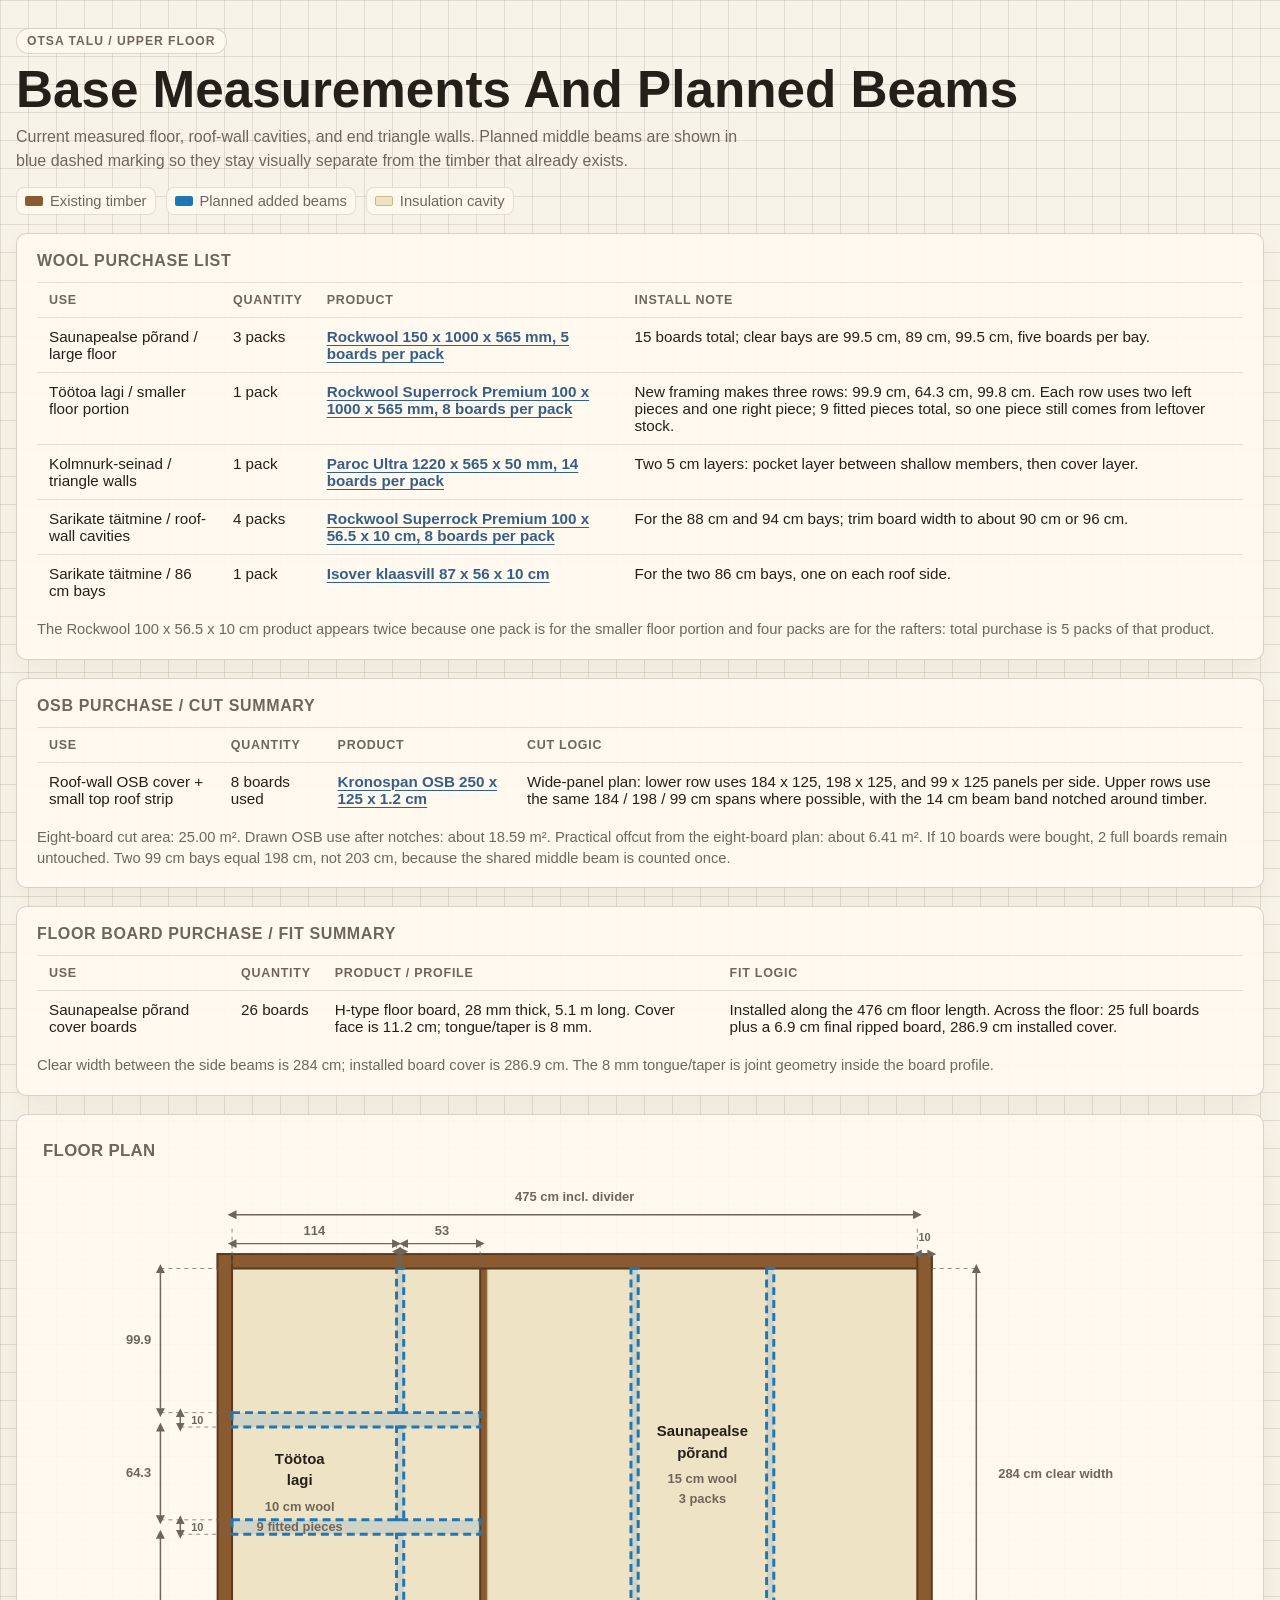
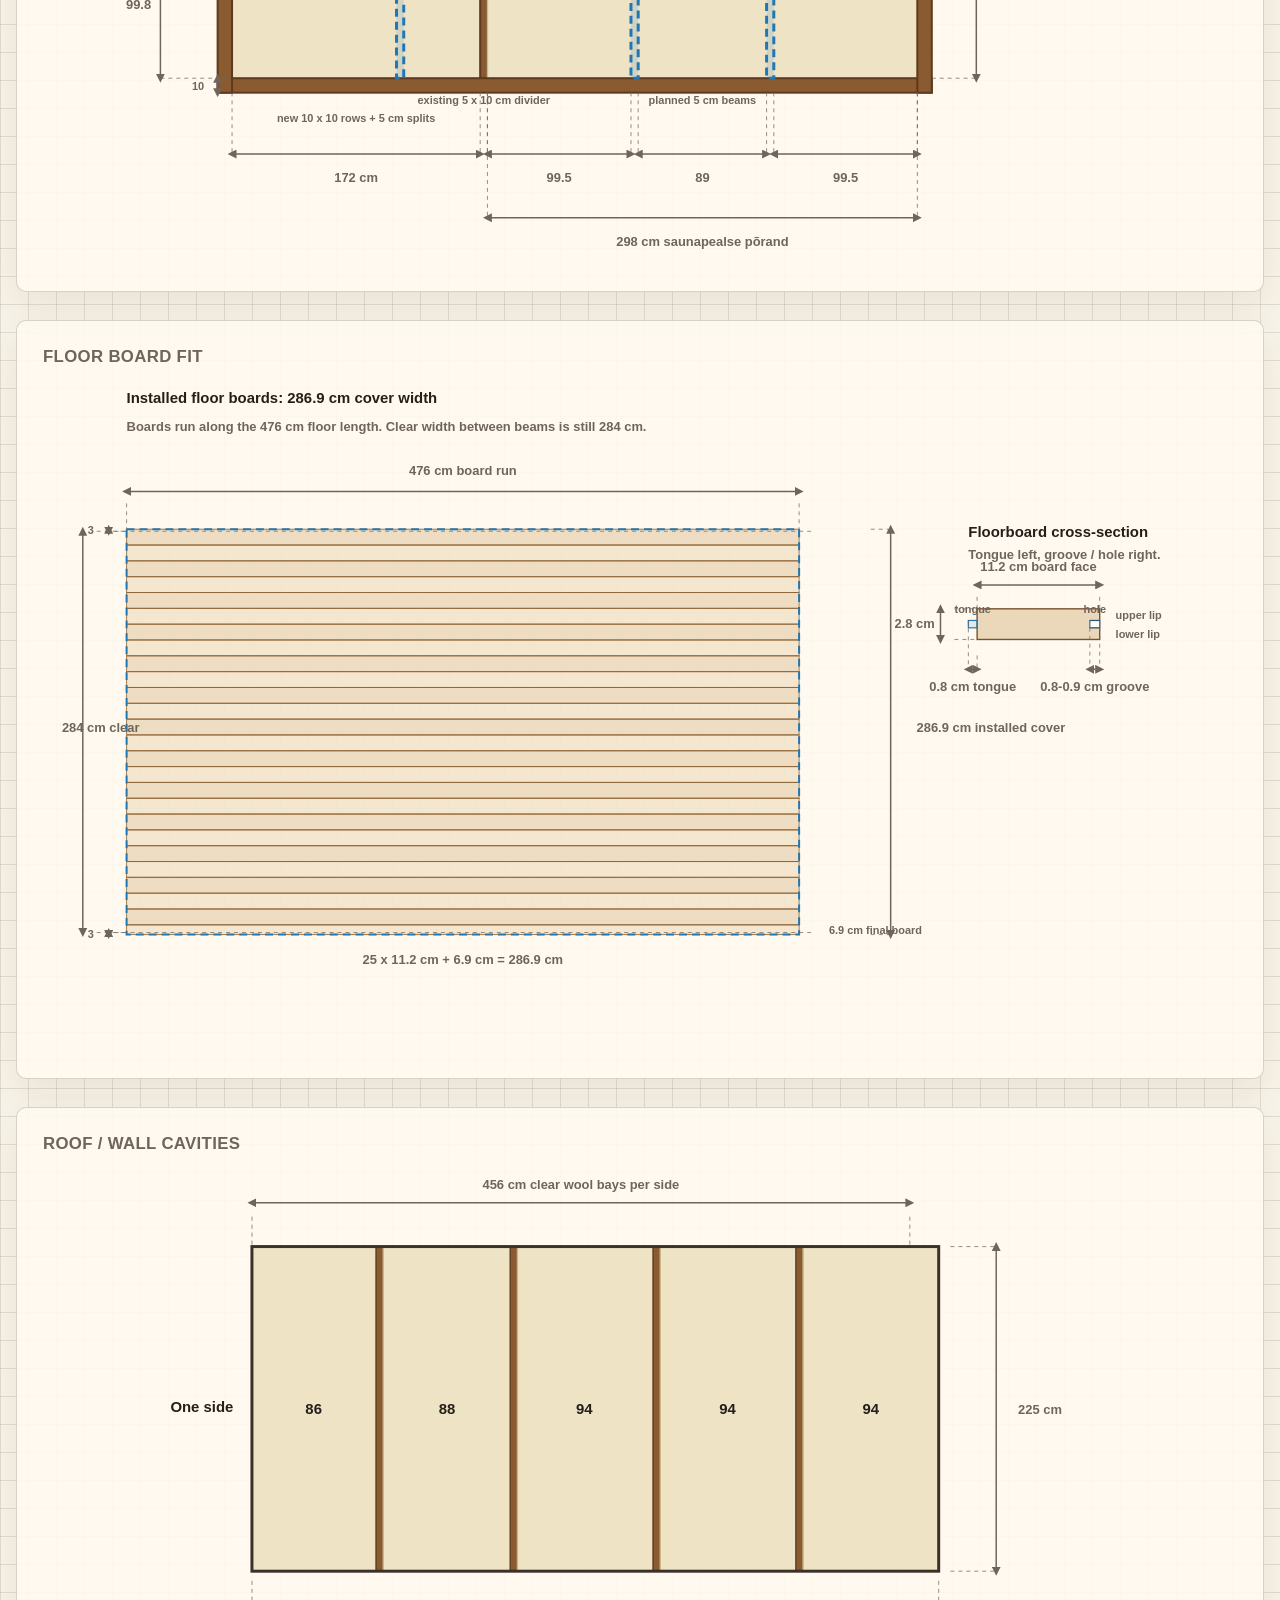
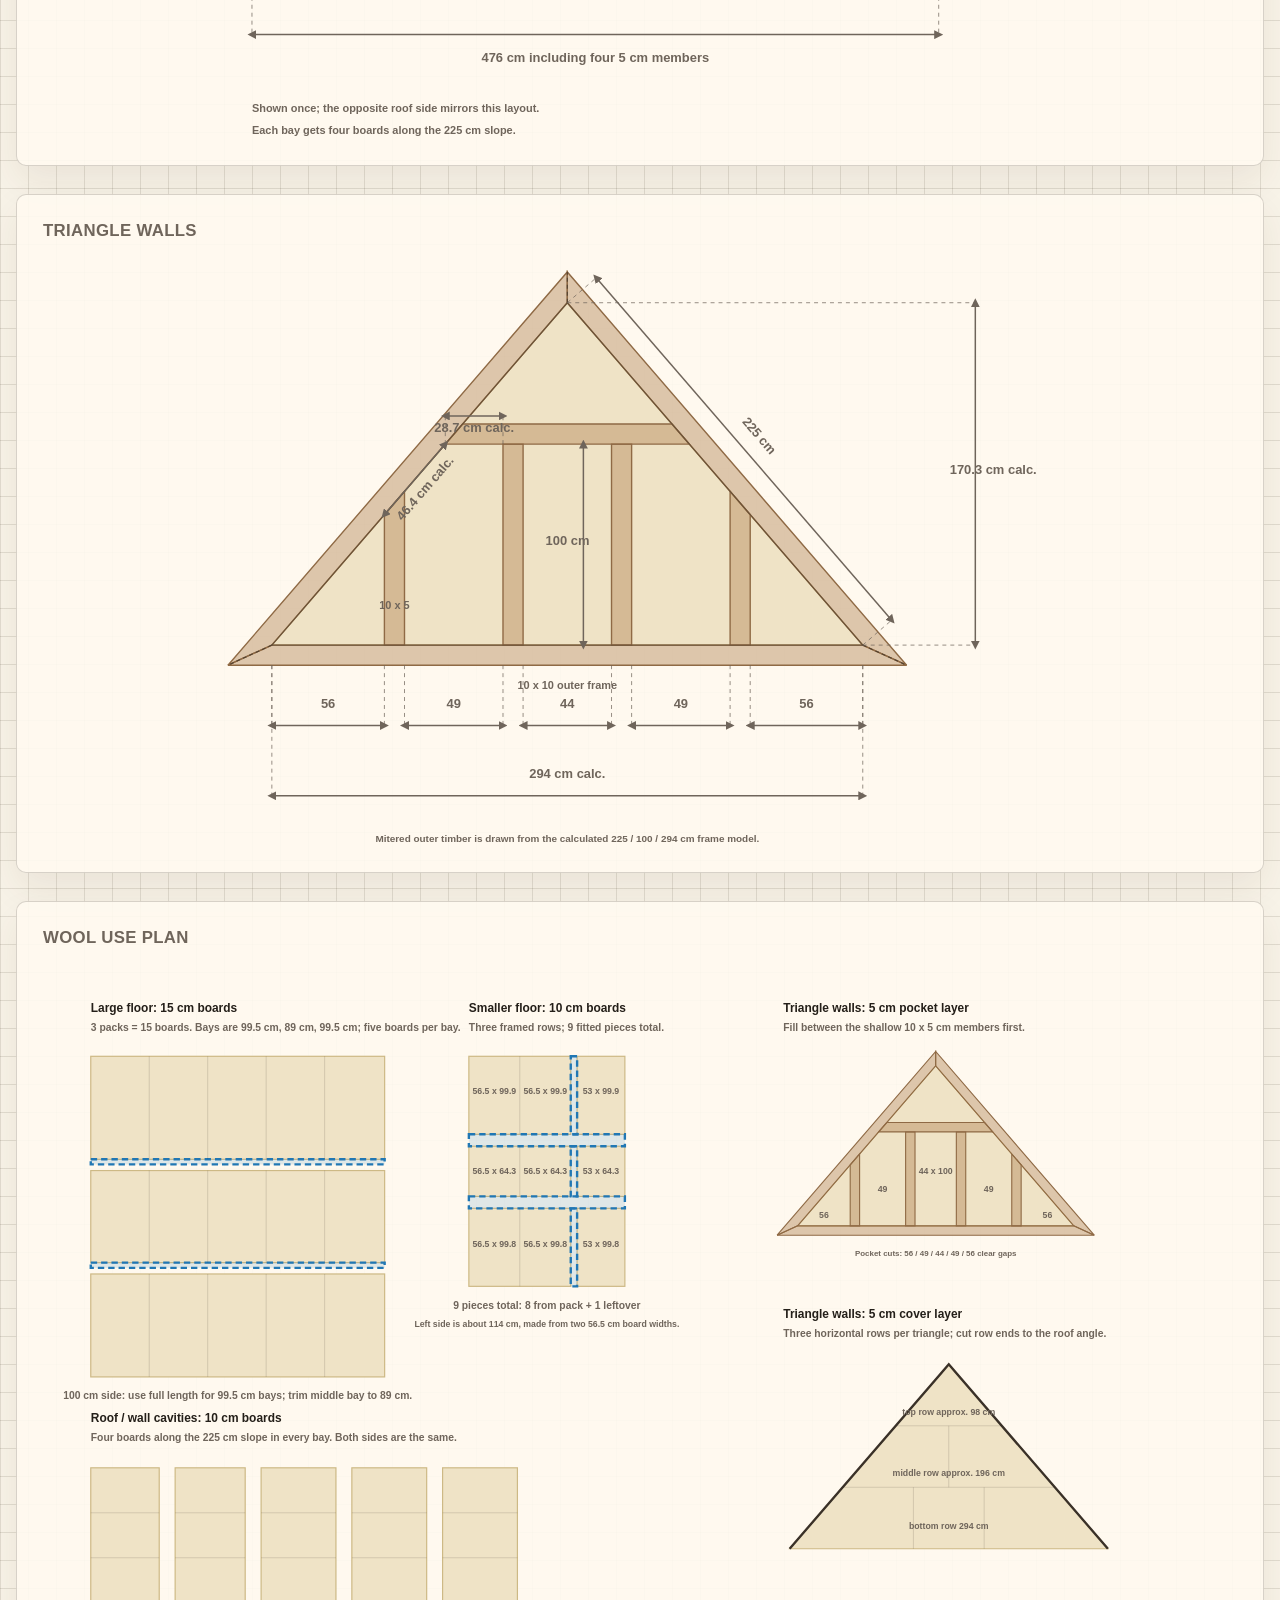
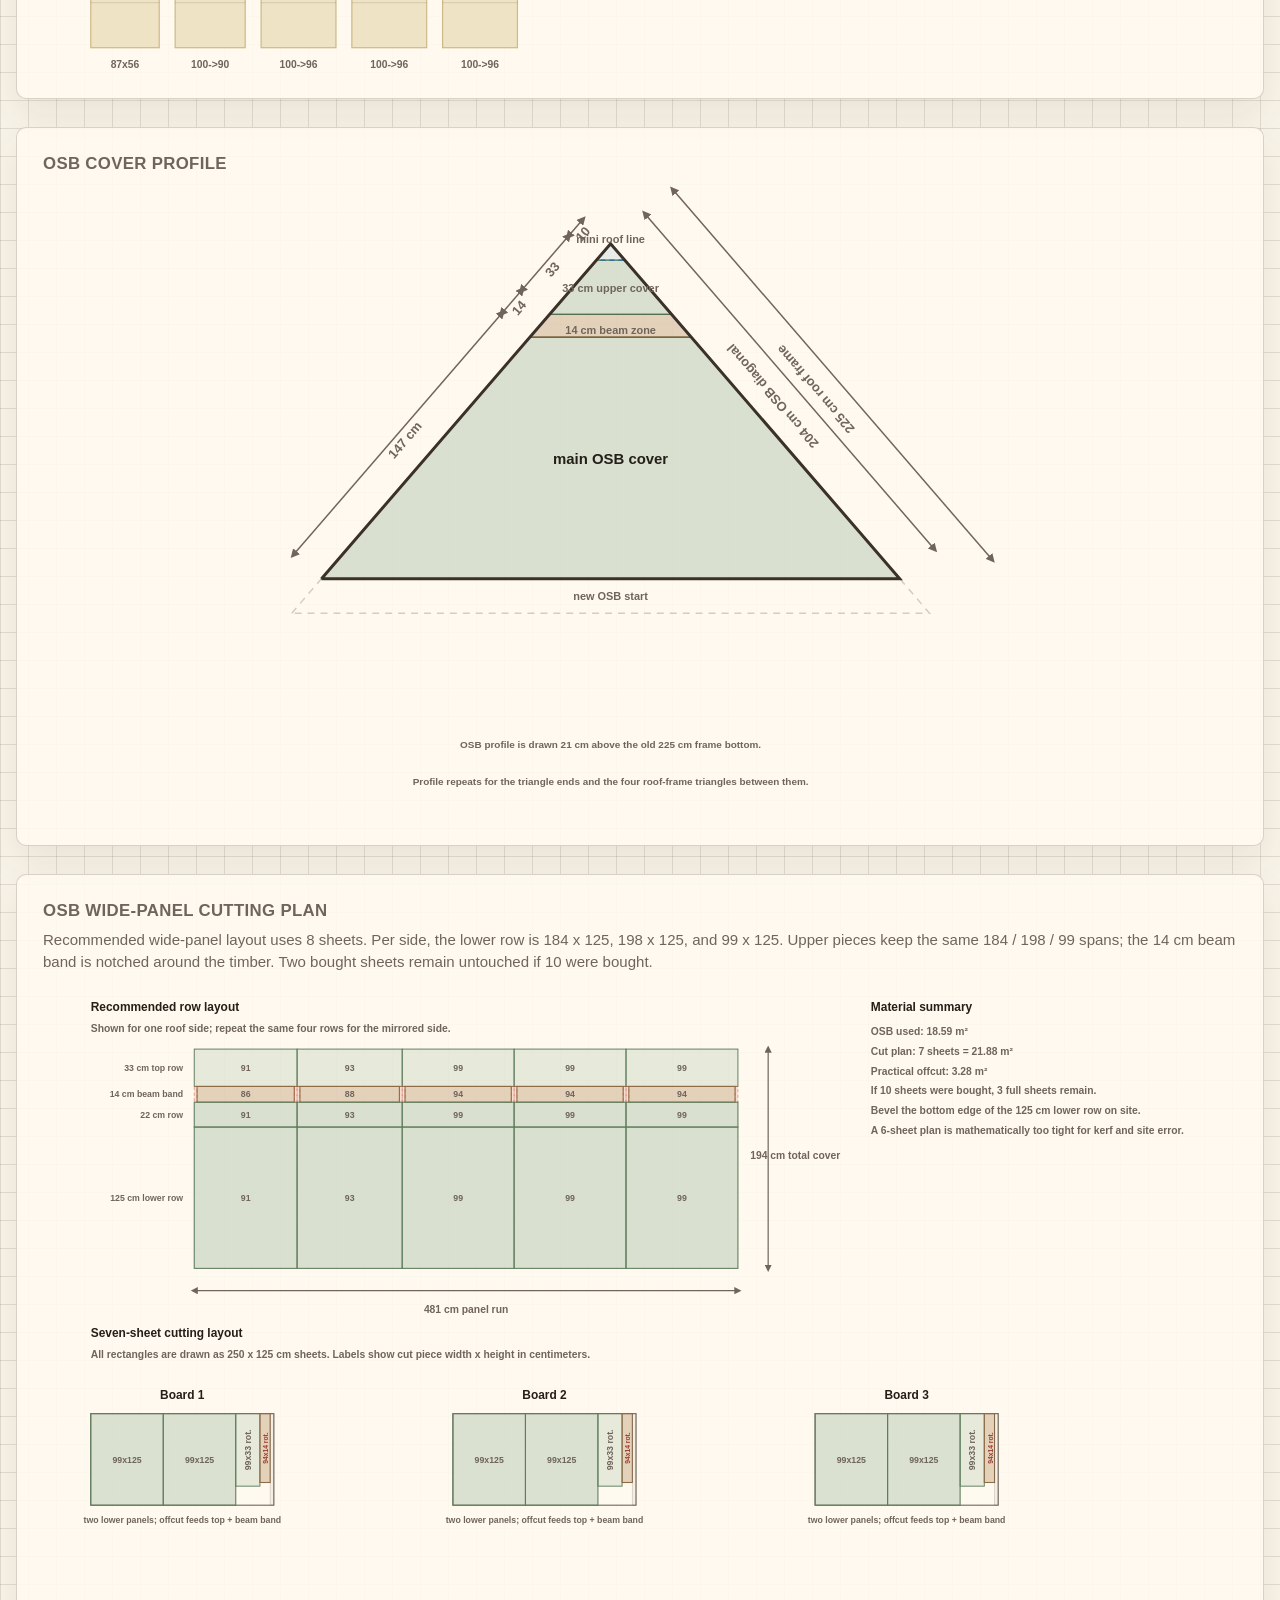
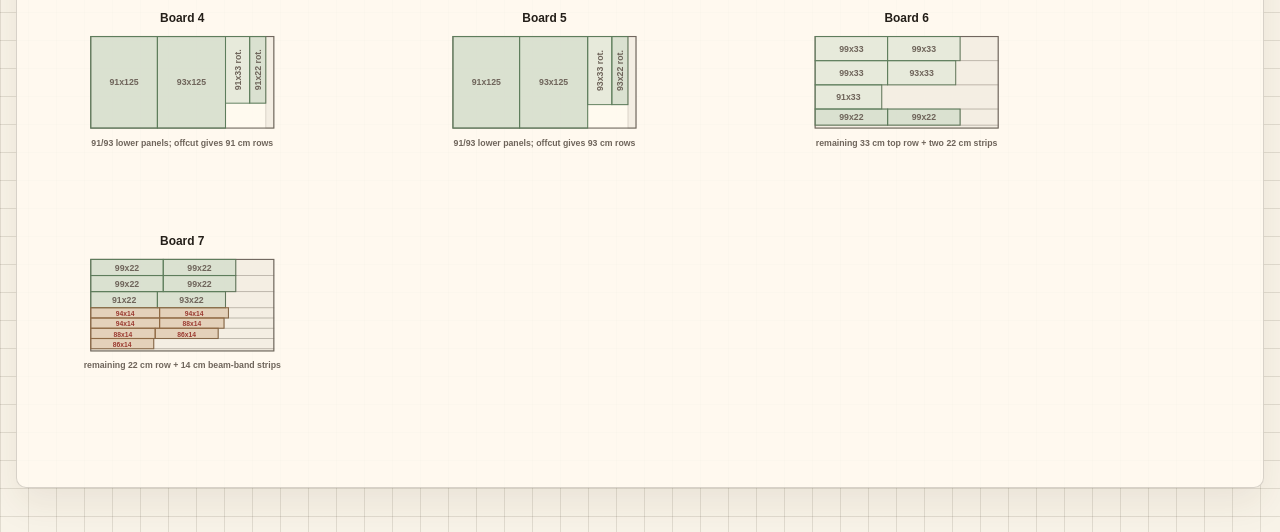
<file: otsa-talu/upper-floor/base/index.html>
<!DOCTYPE html>
<html lang="en">
<head>
  <meta charset="UTF-8" />
  <meta name="viewport" content="width=device-width, initial-scale=1.0" />
  <title>Otsa Talu Upper Floor Base</title>
  <style>
    :root {
      color-scheme: light;
      --paper: #f8f3e8;
      --ink: #241f19;
      --muted: #6f655b;
      --line: #3a3128;
      --wood: #8a5a31;
      --wood-dark: #5c391f;
      --planned: #2077b4;
      --planned-soft: rgba(32, 119, 180, 0.14);
      --wool: #efe3c6;
      --wool-line: #cdb985;
      --panel: #fffaf0;
      --grid: rgba(68, 55, 39, 0.13);
    }

    * {
      box-sizing: border-box;
    }

    body {
      margin: 0;
      background:
        linear-gradient(var(--grid) 1px, transparent 1px),
        linear-gradient(90deg, var(--grid) 1px, transparent 1px),
        var(--paper);
      background-size: 28px 28px;
      color: var(--ink);
      font-family: "Avenir Next", "Trebuchet MS", sans-serif;
    }

    main {
      width: min(1660px, calc(100vw - 32px));
      margin: 0 auto;
      padding: 28px 0 44px;
    }

    header {
      display: grid;
      gap: 10px;
      margin-bottom: 18px;
    }

    .eyebrow {
      width: fit-content;
      padding: 5px 10px;
      border: 1px solid rgba(36, 31, 25, 0.16);
      border-radius: 999px;
      color: var(--muted);
      font-size: 0.76rem;
      font-weight: 800;
      letter-spacing: 0.08em;
      text-transform: uppercase;
      background: rgba(255, 250, 240, 0.78);
    }

    h1,
    h2,
    p {
      margin: 0;
    }

    h1 {
      font-size: clamp(2rem, 4vw, 4rem);
      line-height: 1;
    }

    .lede {
      max-width: 82ch;
      color: var(--muted);
      line-height: 1.5;
    }

    .legend {
      display: flex;
      flex-wrap: wrap;
      gap: 10px;
      margin-top: 4px;
      color: var(--muted);
      font-size: 0.92rem;
    }

    .legend span {
      display: inline-flex;
      align-items: center;
      gap: 7px;
      padding: 5px 8px;
      border: 1px solid rgba(36, 31, 25, 0.12);
      border-radius: 8px;
      background: rgba(255, 250, 240, 0.8);
    }

    .swatch {
      width: 18px;
      height: 10px;
      border-radius: 2px;
      display: inline-block;
    }

    .existing {
      background: var(--wood);
    }

    .planned {
      background: var(--planned);
    }

    .fill {
      background: var(--wool);
      border: 1px solid var(--wool-line);
    }

    .drawings {
      display: grid;
      grid-template-columns: 1fr;
      gap: 28px;
      align-items: start;
    }

    .material-list {
      margin: 18px 0;
      padding: 18px 20px;
      border: 1px solid rgba(36, 31, 25, 0.18);
      border-radius: 10px;
      background: rgba(255, 250, 240, 0.92);
      box-shadow: 0 12px 28px rgba(75, 55, 31, 0.06);
    }

    .material-list h2 {
      margin: 0 0 12px;
      color: var(--muted);
      font-size: 1rem;
      letter-spacing: 0.04em;
      text-transform: uppercase;
    }

    .material-table {
      width: 100%;
      border-collapse: collapse;
      font-size: 0.95rem;
    }

    .material-table th,
    .material-table td {
      padding: 10px 12px;
      border-top: 1px solid rgba(36, 31, 25, 0.12);
      vertical-align: top;
      text-align: left;
    }

    .material-table th {
      color: var(--muted);
      font-size: 0.78rem;
      letter-spacing: 0.06em;
      text-transform: uppercase;
    }

    .material-table a {
      color: #365f86;
      font-weight: 700;
      text-decoration-thickness: 1px;
      text-underline-offset: 3px;
    }

    .material-note {
      margin-top: 10px;
      color: var(--muted);
      font-size: 0.92rem;
      line-height: 1.45;
    }

    .sheet-note {
      margin-bottom: 14px;
      color: var(--muted);
      font-size: 0.94rem;
      line-height: 1.45;
    }

    .sheet-note a {
      color: #365f86;
      font-weight: 700;
      text-decoration-thickness: 1px;
      text-underline-offset: 3px;
    }

    .full-width {
      grid-column: 1 / -1;
    }

    .sheet {
      background: rgba(255, 250, 240, 0.9);
      border: 1px solid rgba(36, 31, 25, 0.18);
      border-radius: 10px;
      box-shadow: 0 16px 36px rgba(75, 55, 31, 0.08);
      padding: 26px;
      overflow: auto;
    }

    .wool-sheet {
      order: 1;
    }

    .osb-profile-sheet {
      order: 2;
    }

    .osb-cuts-sheet {
      order: 3;
    }

    .sheet h2 {
      margin-bottom: 8px;
      font-size: 1.05rem;
      letter-spacing: 0.02em;
      text-transform: uppercase;
      color: var(--muted);
    }

    svg {
      display: block;
      width: 100%;
      height: auto;
      min-width: 760px;
    }

    .dim {
      fill: var(--muted);
      font-size: 13px;
      font-weight: 600;
    }

    .label {
      fill: var(--ink);
      font-size: 15px;
      font-weight: 700;
    }

    .tiny {
      fill: var(--muted);
      font-size: 11px;
      font-weight: 600;
    }

    .beam {
      fill: var(--wood);
      stroke: var(--wood-dark);
      stroke-width: 2;
    }

    .beam-thin {
      fill: var(--wood);
      stroke: var(--wood-dark);
      stroke-width: 1.25;
    }

    .schematic-beam {
      fill: rgba(181, 137, 91, 0.46);
      stroke: #8f6a45;
      stroke-width: 1.4;
    }

    .future {
      fill: var(--planned-soft);
      stroke: var(--planned);
      stroke-width: 3;
      stroke-dasharray: 8 5;
    }

    .cavity {
      fill: var(--wool);
      stroke: var(--wool-line);
      stroke-width: 1.5;
    }

    .outline {
      fill: none;
      stroke: var(--line);
      stroke-width: 3;
    }

    .inner-edge {
      fill: none;
      stroke: rgba(58, 49, 40, 0.42);
      stroke-width: 1.25;
    }

    .miter-edge {
      fill: none;
      stroke: rgba(58, 49, 40, 0.72);
      stroke-width: 1.1;
      stroke-dasharray: 4 3;
    }

    .ghost-frame {
      fill: none;
      stroke: rgba(58, 49, 40, 0.22);
      stroke-width: 1.5;
      stroke-dasharray: 7 6;
    }

    .osb-cover {
      fill: rgba(147, 176, 146, 0.34);
      stroke: #5e7d5c;
      stroke-width: 1.35;
    }

    .osb-beam-zone {
      fill: rgba(181, 137, 91, 0.36);
      stroke: #8f6a45;
      stroke-width: 1.35;
    }

    .osb-mini-roof {
      fill: rgba(32, 119, 180, 0.1);
      stroke: #2077b4;
      stroke-width: 1.2;
      stroke-dasharray: 5 4;
    }

    .osb-board {
      fill: rgba(255, 250, 240, 0.94);
      stroke: rgba(58, 49, 40, 0.72);
      stroke-width: 1.4;
    }

    .osb-upper {
      fill: rgba(147, 176, 146, 0.22);
      stroke: #5e7d5c;
      stroke-width: 1.2;
    }

    .osb-waste {
      fill: rgba(111, 101, 91, 0.08);
      stroke: rgba(111, 101, 91, 0.28);
      stroke-width: 1;
    }

    .osb-bevel {
      stroke: #2077b4;
      stroke-width: 2;
      stroke-dasharray: 6 4;
    }

    .osb-notch {
      fill: rgba(207, 83, 61, 0.16);
      stroke: rgba(207, 83, 61, 0.55);
      stroke-width: 1.1;
      stroke-dasharray: 4 3;
    }

    .notch-label {
      fill: #9b3b31;
      font-size: 8.5px;
      font-weight: 800;
    }

    .osb-seam {
      stroke: rgba(207, 83, 61, 0.72);
      stroke-width: 1.6;
      stroke-dasharray: 6 4;
    }

    .floor-board {
      fill: rgba(207, 169, 113, 0.35);
      stroke: #a77845;
      stroke-width: 1;
    }

    .floor-board-alt {
      fill: rgba(222, 190, 139, 0.32);
      stroke: #a77845;
      stroke-width: 1;
    }

    .floor-target {
      fill: none;
      stroke: #2077b4;
      stroke-width: 2;
      stroke-dasharray: 8 5;
    }

    .floor-profile {
      fill: rgba(207, 169, 113, 0.42);
      stroke: #79522f;
      stroke-width: 1.4;
    }

    .floor-tongue {
      fill: rgba(32, 119, 180, 0.12);
      stroke: #2077b4;
      stroke-width: 1.2;
    }

    .floor-groove-void {
      fill: var(--panel);
      stroke: #2077b4;
      stroke-width: 1.2;
    }

    .trim-off {
      fill: rgba(207, 83, 61, 0.16);
      stroke: rgba(207, 83, 61, 0.65);
      stroke-width: 1.2;
      stroke-dasharray: 5 4;
    }

    .model-note {
      fill: var(--muted);
      font-size: 10px;
      font-weight: 600;
    }

    .dimline {
      stroke: var(--muted);
      stroke-width: 1.5;
      marker-start: url(#arrow);
      marker-end: url(#arrow);
    }

    .extension {
      stroke: var(--muted);
      stroke-width: 1;
      stroke-dasharray: 4 4;
      opacity: 0.72;
    }

    .cutline {
      stroke: rgba(36, 31, 25, 0.18);
      stroke-width: 1;
    }

    @media (max-width: 980px) {
      .drawings {
        grid-template-columns: 1fr;
      }

      .material-table {
        font-size: 0.85rem;
      }
    }
  </style>
</head>
<body>
  <main>
    <header>
      <div class="eyebrow">Otsa Talu / Upper Floor</div>
      <h1>Base Measurements And Planned Beams</h1>
      <p class="lede">Current measured floor, roof-wall cavities, and end triangle walls. Planned middle beams are shown in blue dashed marking so they stay visually separate from the timber that already exists.</p>
      <div class="legend" aria-label="Drawing legend">
        <span><i class="swatch existing"></i>Existing timber</span>
        <span><i class="swatch planned"></i>Planned added beams</span>
        <span><i class="swatch fill"></i>Insulation cavity</span>
      </div>
    </header>

    <section class="material-list" aria-label="Material list">
      <h2>Wool Purchase List</h2>
      <table class="material-table">
        <thead>
          <tr>
            <th>Use</th>
            <th>Quantity</th>
            <th>Product</th>
            <th>Install note</th>
          </tr>
        </thead>
        <tbody>
          <tr>
            <td>Saunapealse põrand / large floor</td>
            <td>3 packs</td>
            <td><a href="https://www.k-rauta.ee/p/kivivill-rockwool-100-cm-x-56-5-cm-x-15-cm/pzfw">Rockwool 150 x 1000 x 565 mm, 5 boards per pack</a></td>
            <td>15 boards total; clear bays are 99.5 cm, 89 cm, 99.5 cm, five boards per bay.</td>
          </tr>
          <tr>
            <td>Töötoa lagi / smaller floor portion</td>
            <td>1 pack</td>
            <td><a href="https://www.k-rauta.ee/p/kivivill-rockwool-superrock-premium-100-cm-x-56-5-cm-x-10-cm-8-tk/pzfv">Rockwool Superrock Premium 100 x 1000 x 565 mm, 8 boards per pack</a></td>
            <td>New framing makes three rows: 99.9 cm, 64.3 cm, 99.8 cm. Each row uses two left pieces and one right piece; 9 fitted pieces total, so one piece still comes from leftover stock.</td>
          </tr>
          <tr>
            <td>Kolmnurk-seinad / triangle walls</td>
            <td>1 pack</td>
            <td><a href="https://www.k-rauta.ee/p/kivivill-paroc-ultra-122-cm-x-56-5-cm-x-5-cm-14-tk/dyfk">Paroc Ultra 1220 x 565 x 50 mm, 14 boards per pack</a></td>
            <td>Two 5 cm layers: pocket layer between shallow members, then cover layer.</td>
          </tr>
          <tr>
            <td>Sarikate täitmine / roof-wall cavities</td>
            <td>4 packs</td>
            <td><a href="https://www.k-rauta.ee/p/kivivill-rockwool-superrock-premium-100-cm-x-56-5-cm-x-10-cm-8-tk/pzfv">Rockwool Superrock Premium 100 x 56.5 x 10 cm, 8 boards per pack</a></td>
            <td>For the 88 cm and 94 cm bays; trim board width to about 90 cm or 96 cm.</td>
          </tr>
          <tr>
            <td>Sarikate täitmine / 86 cm bays</td>
            <td>1 pack</td>
            <td><a href="https://www.k-rauta.ee/p/klaasvill-isover-87-cm-x-56-cm-x-10-cm/e9gu">Isover klaasvill 87 x 56 x 10 cm</a></td>
            <td>For the two 86 cm bays, one on each roof side.</td>
          </tr>
        </tbody>
      </table>
      <p class="material-note">The Rockwool 100 x 56.5 x 10 cm product appears twice because one pack is for the smaller floor portion and four packs are for the rafters: total purchase is 5 packs of that product.</p>
    </section>

    <section class="material-list" aria-label="OSB purchase list">
      <h2>OSB Purchase / Cut Summary</h2>
      <table class="material-table">
        <thead>
          <tr>
            <th>Use</th>
            <th>Quantity</th>
            <th>Product</th>
            <th>Cut logic</th>
          </tr>
        </thead>
        <tbody>
          <tr>
            <td>Roof-wall OSB cover + small top roof strip</td>
            <td>8 boards used</td>
            <td><a href="https://www.k-rauta.ee/p/osb-plaat-kronospan-250-cm-x-125-cm-x-1-2-cm/sz23">Kronospan OSB 250 x 125 x 1.2 cm</a></td>
            <td>Wide-panel plan: lower row uses 184 x 125, 198 x 125, and 99 x 125 panels per side. Upper rows use the same 184 / 198 / 99 cm spans where possible, with the 14 cm beam band notched around timber.</td>
          </tr>
        </tbody>
      </table>
      <p class="material-note">Eight-board cut area: 25.00 m². Drawn OSB use after notches: about 18.59 m². Practical offcut from the eight-board plan: about 6.41 m². If 10 boards were bought, 2 full boards remain untouched. Two 99 cm bays equal 198 cm, not 203 cm, because the shared middle beam is counted once.</p>
    </section>

    <section class="material-list" aria-label="Floor board purchase list">
      <h2>Floor Board Purchase / Fit Summary</h2>
      <table class="material-table">
        <thead>
          <tr>
            <th>Use</th>
            <th>Quantity</th>
            <th>Product / profile</th>
            <th>Fit logic</th>
          </tr>
        </thead>
        <tbody>
          <tr>
            <td>Saunapealse põrand cover boards</td>
            <td>26 boards</td>
            <td>H-type floor board, 28 mm thick, 5.1 m long. Cover face is 11.2 cm; tongue/taper is 8 mm.</td>
            <td>Installed along the 476 cm floor length. Across the floor: 25 full boards plus a 6.9 cm final ripped board, 286.9 cm installed cover.</td>
          </tr>
        </tbody>
      </table>
      <p class="material-note">Clear width between the side beams is 284 cm; installed board cover is 286.9 cm. The 8 mm tongue/taper is joint geometry inside the board profile.</p>
    </section>

    <section class="drawings">
      <article class="sheet">
        <h2>Floor Plan</h2>
        <svg viewBox="0 0 1200 700" role="img" aria-label="Landscape floor plan with measured floor sections">
          <defs>
            <marker id="arrow" viewBox="0 0 8 8" refX="4" refY="4" markerWidth="6" markerHeight="6" orient="auto-start-reverse">
              <path d="M0,0 L8,4 L0,8 Z" fill="#6f655b"></path>
            </marker>
          </defs>
          <!-- Scale: 1 cm = 1.45 px. The 172 cm töötoa lagi section is on the left. -->
          <g transform="translate(190 100)">
            <rect x="0" y="0" width="249.4" height="411.8" class="cavity"></rect>
            <rect x="249.4" y="0" width="7.25" height="411.8" class="beam"></rect>
            <rect x="256.65" y="0" width="432.1" height="411.8" class="cavity"></rect>

            <rect x="-14.5" y="-14.5" width="717.75" height="14.5" class="beam"></rect>
            <rect x="-14.5" y="411.8" width="717.75" height="14.5" class="beam"></rect>
            <rect x="-14.5" y="-14.5" width="14.5" height="440.8" class="beam"></rect>
            <rect x="688.75" y="-14.5" width="14.5" height="440.8" class="beam"></rect>

            <rect x="0" y="144.855" width="249.4" height="14.5" class="future"></rect>
            <rect x="0" y="252.59" width="249.4" height="14.5" class="future"></rect>
            <rect x="165.3" y="0" width="7.25" height="144.855" class="future"></rect>
            <rect x="165.3" y="159.355" width="7.25" height="93.235" class="future"></rect>
            <rect x="165.3" y="267.09" width="7.25" height="144.71" class="future"></rect>
            <rect x="400.925" y="0" width="7.25" height="411.8" class="future"></rect>
            <rect x="537.225" y="0" width="7.25" height="411.8" class="future"></rect>

            <text x="68" y="196" text-anchor="middle" class="label">Töötoa</text>
            <text x="68" y="218" text-anchor="middle" class="label">lagi</text>
            <text x="68" y="244" text-anchor="middle" class="dim">10 cm wool</text>
            <text x="68" y="264" text-anchor="middle" class="dim">9 fitted pieces</text>
            <text x="472.7" y="168" text-anchor="middle" class="label">Saunapealse</text>
            <text x="472.7" y="190" text-anchor="middle" class="label">põrand</text>
            <text x="472.7" y="216" text-anchor="middle" class="dim">15 cm wool</text>
            <text x="472.7" y="236" text-anchor="middle" class="dim">3 packs</text>
            <text x="253" y="438" text-anchor="middle" class="tiny">existing 5 x 10 cm divider</text>
            <text x="124.7" y="456" text-anchor="middle" class="tiny">new 10 x 10 rows + 5 cm splits</text>
            <text x="472.7" y="438" text-anchor="middle" class="tiny">planned 5 cm beams</text>

            <line x1="0" y1="-54" x2="688.75" y2="-54" class="dimline"></line>
            <line x1="0" y1="-40" x2="0" y2="-14.5" class="extension"></line>
            <line x1="688.75" y1="-40" x2="688.75" y2="-14.5" class="extension"></line>
            <text x="344.4" y="-68" text-anchor="middle" class="dim">475 cm incl. divider</text>

            <line x1="0" y1="-25" x2="165.3" y2="-25" class="dimline"></line>
            <line x1="165.3" y1="-17" x2="172.55" y2="-17" class="dimline"></line>
            <line x1="172.55" y1="-25" x2="249.4" y2="-25" class="dimline"></line>
            <text x="82.65" y="-34" text-anchor="middle" class="dim">114</text>
            <text x="168.9" y="-4" text-anchor="middle" class="tiny">5</text>
            <text x="210.98" y="-34" text-anchor="middle" class="dim">53</text>
            <line x1="0" y1="-25" x2="0" y2="0" class="extension"></line>
            <line x1="165.3" y1="-25" x2="165.3" y2="0" class="extension"></line>
            <line x1="172.55" y1="-25" x2="172.55" y2="0" class="extension"></line>
            <line x1="249.4" y1="-25" x2="249.4" y2="0" class="extension"></line>

            <line x1="0" y1="488" x2="249.4" y2="488" class="dimline"></line>
            <line x1="256.65" y1="488" x2="400.925" y2="488" class="dimline"></line>
            <line x1="408.175" y1="488" x2="537.225" y2="488" class="dimline"></line>
            <line x1="544.475" y1="488" x2="688.75" y2="488" class="dimline"></line>
            <text x="124.7" y="516" text-anchor="middle" class="dim">172 cm</text>
            <text x="328.8" y="516" text-anchor="middle" class="dim">99.5</text>
            <text x="472.7" y="516" text-anchor="middle" class="dim">89</text>
            <text x="616.6" y="516" text-anchor="middle" class="dim">99.5</text>
            <line x1="0" y1="426" x2="0" y2="488" class="extension"></line>
            <line x1="249.4" y1="426" x2="249.4" y2="488" class="extension"></line>
            <line x1="256.65" y1="426" x2="256.65" y2="488" class="extension"></line>
            <line x1="400.925" y1="426" x2="400.925" y2="488" class="extension"></line>
            <line x1="408.175" y1="426" x2="408.175" y2="488" class="extension"></line>
            <line x1="537.225" y1="426" x2="537.225" y2="488" class="extension"></line>
            <line x1="544.475" y1="426" x2="544.475" y2="488" class="extension"></line>
            <line x1="688.75" y1="426" x2="688.75" y2="488" class="extension"></line>
            <line x1="256.65" y1="552" x2="688.75" y2="552" class="dimline"></line>
            <line x1="256.65" y1="426" x2="256.65" y2="552" class="extension"></line>
            <line x1="688.75" y1="426" x2="688.75" y2="552" class="extension"></line>
            <text x="472.7" y="580" text-anchor="middle" class="dim">298 cm saunapealse põrand</text>

            <line x1="-72" y1="0" x2="-72" y2="144.855" class="dimline"></line>
            <line x1="-52" y1="144.855" x2="-52" y2="159.355" class="dimline"></line>
            <line x1="-72" y1="159.355" x2="-72" y2="252.59" class="dimline"></line>
            <line x1="-52" y1="252.59" x2="-52" y2="267.09" class="dimline"></line>
            <line x1="-72" y1="267.09" x2="-72" y2="411.8" class="dimline"></line>
            <text x="-94" y="76" text-anchor="middle" class="dim">99.9</text>
            <text x="-35" y="156" text-anchor="middle" class="tiny">10</text>
            <text x="-94" y="210" text-anchor="middle" class="dim">64.3</text>
            <text x="-35" y="264" text-anchor="middle" class="tiny">10</text>
            <text x="-94" y="342" text-anchor="middle" class="dim">99.8</text>
            <line x1="-72" y1="0" x2="0" y2="0" class="extension"></line>
            <line x1="-72" y1="144.855" x2="0" y2="144.855" class="extension"></line>
            <line x1="-52" y1="159.355" x2="0" y2="159.355" class="extension"></line>
            <line x1="-72" y1="252.59" x2="0" y2="252.59" class="extension"></line>
            <line x1="-52" y1="267.09" x2="0" y2="267.09" class="extension"></line>
            <line x1="-72" y1="411.8" x2="0" y2="411.8" class="extension"></line>

            <line x1="748" y1="0" x2="748" y2="411.8" class="dimline"></line>
            <line x1="703.25" y1="0" x2="748" y2="0" class="extension"></line>
            <line x1="703.25" y1="411.8" x2="748" y2="411.8" class="extension"></line>
            <text x="770" y="211" class="dim">284 cm clear width</text>

            <line x1="-14.5" y1="411.8" x2="-14.5" y2="426.3" class="dimline"></line>
            <text x="-28" y="424" text-anchor="end" class="tiny">10</text>
            <line x1="688.75" y1="-14.5" x2="703.25" y2="-14.5" class="dimline"></line>
            <text x="696" y="-28" text-anchor="middle" class="tiny">10</text>
          </g>
        </svg>
      </article>

      <article class="sheet floorboard-sheet">
        <h2>Floor Board Fit</h2>
        <svg id="floorboard-fit-svg" viewBox="0 0 1200 680" role="img" aria-label="Floor board fit plan and tongue profile drawn to scale">
          <defs>
            <marker id="arrow" viewBox="0 0 8 8" refX="4" refY="4" markerWidth="6" markerHeight="6" orient="auto-start-reverse">
              <path d="M0,0 L8,4 L0,8 Z" fill="#6f655b"></path>
            </marker>
          </defs>
          <g id="floorboard-fit-drawing"></g>
        </svg>
      </article>

      <article class="sheet">
        <h2>Roof / Wall Cavities</h2>
        <svg viewBox="0 0 1200 580" role="img" aria-label="Roof wall cavities, one mirrored side to scale">
          <defs>
            <marker id="arrow" viewBox="0 0 8 8" refX="4" refY="4" markerWidth="6" markerHeight="6" orient="auto-start-reverse">
              <path d="M0,0 L8,4 L0,8 Z" fill="#6f655b"></path>
            </marker>
          </defs>
          <!-- Scale: 1 cm = 1.45 px. Width and height are proportional. -->
          <g transform="translate(210 85)">
            <text x="-82" y="166" class="label">One side</text>
            <rect x="0" y="0" width="124.7" height="326.25" class="cavity"></rect>
            <rect x="124.7" y="0" width="7.25" height="326.25" class="beam-thin"></rect>
            <rect x="131.95" y="0" width="127.6" height="326.25" class="cavity"></rect>
            <rect x="259.55" y="0" width="7.25" height="326.25" class="beam-thin"></rect>
            <rect x="266.8" y="0" width="136.3" height="326.25" class="cavity"></rect>
            <rect x="403.1" y="0" width="7.25" height="326.25" class="beam-thin"></rect>
            <rect x="410.35" y="0" width="136.3" height="326.25" class="cavity"></rect>
            <rect x="546.65" y="0" width="7.25" height="326.25" class="beam-thin"></rect>
            <rect x="553.9" y="0" width="136.3" height="326.25" class="cavity"></rect>
            <rect x="0" y="0" width="690.2" height="326.25" class="outline"></rect>
            <text x="62" y="168" text-anchor="middle" class="label">86</text>
            <text x="196" y="168" text-anchor="middle" class="label">88</text>
            <text x="334" y="168" text-anchor="middle" class="label">94</text>
            <text x="478" y="168" text-anchor="middle" class="label">94</text>
            <text x="622" y="168" text-anchor="middle" class="label">94</text>

            <line x1="0" y1="-44" x2="661.2" y2="-44" class="dimline"></line>
            <line x1="0" y1="-30" x2="0" y2="0" class="extension"></line>
            <line x1="661.2" y1="-30" x2="661.2" y2="0" class="extension"></line>
            <text x="330.6" y="-58" text-anchor="middle" class="dim">456 cm clear wool bays per side</text>

            <line x1="0" y1="390" x2="690.2" y2="390" class="dimline"></line>
            <line x1="0" y1="336" x2="0" y2="390" class="extension"></line>
            <line x1="690.2" y1="336" x2="690.2" y2="390" class="extension"></line>
            <text x="345.1" y="418" text-anchor="middle" class="dim">476 cm including four 5 cm members</text>

            <line x1="748" y1="0" x2="748" y2="326.25" class="dimline"></line>
            <line x1="702" y1="0" x2="748" y2="0" class="extension"></line>
            <line x1="702" y1="326.25" x2="748" y2="326.25" class="extension"></line>
            <text x="770" y="168" class="dim">225 cm</text>
            <text x="0" y="468" class="tiny">Shown once; the opposite roof side mirrors this layout.</text>
            <text x="0" y="490" class="tiny">Each bay gets four boards along the 225 cm slope.</text>
          </g>
        </svg>
      </article>

      <article class="sheet triangle-sheet">
        <h2>Triangle Walls</h2>
        <svg id="triangle-wall-svg" viewBox="0 0 1200 600" role="img" aria-label="Triangle wall framing drawn to scale">
          <defs>
            <marker id="arrow" viewBox="0 0 8 8" refX="4" refY="4" markerWidth="6" markerHeight="6" orient="auto-start-reverse">
              <path d="M0,0 L8,4 L0,8 Z" fill="#6f655b"></path>
            </marker>
          </defs>
          <g id="triangle-wall-drawing"></g>
        </svg>
      </article>

      <article class="sheet osb-profile-sheet">
        <h2>OSB Cover Profile</h2>
        <svg id="osb-profile-svg" viewBox="0 0 1200 640" role="img" aria-label="OSB side cover profile with mini horizontal roof line">
          <defs>
            <marker id="arrow" viewBox="0 0 8 8" refX="4" refY="4" markerWidth="6" markerHeight="6" orient="auto-start-reverse">
              <path d="M0,0 L8,4 L0,8 Z" fill="#6f655b"></path>
            </marker>
          </defs>
          <g id="osb-cover-profile-drawing"></g>
        </svg>
      </article>

      <article class="sheet osb-cuts-sheet">
        <h2>OSB Wide-Panel Cutting Plan</h2>
        <p class="sheet-note">Recommended wide-panel layout uses 8 sheets. Per side, the lower row is 184 x 125, 198 x 125, and 99 x 125. Upper pieces keep the same 184 / 198 / 99 spans; the 14 cm beam band is notched around the timber. Two bought sheets remain untouched if 10 were bought.</p>
        <svg id="osb-cutting-svg" viewBox="0 0 1500 1350" role="img" aria-label="Optimized wide-panel OSB cutting plan for eight OSB boards">
          <defs>
            <marker id="arrow" viewBox="0 0 8 8" refX="4" refY="4" markerWidth="6" markerHeight="6" orient="auto-start-reverse">
              <path d="M0,0 L8,4 L0,8 Z" fill="#6f655b"></path>
            </marker>
          </defs>
          <g id="osb-cutting-plan-drawing"></g>
        </svg>
      </article>

      <article class="sheet wool-sheet">
        <h2>Wool Use Plan</h2>
        <svg viewBox="0 0 1500 900" role="img" aria-label="Wool laying plan for floor, roof, and triangle walls">
          <defs>
            <marker id="arrow" viewBox="0 0 8 8" refX="4" refY="4" markerWidth="6" markerHeight="6" orient="auto-start-reverse">
              <path d="M0,0 L8,4 L0,8 Z" fill="#6f655b"></path>
            </marker>
          </defs>

          <g transform="translate(60 70)">
            <text x="0" y="0" class="label">Large floor: 15 cm boards</text>
            <text x="0" y="24" class="dim">3 packs = 15 boards. Bays are 99.5 cm, 89 cm, 99.5 cm; five boards per bay.</text>
            <g transform="translate(0 56)">
              <rect x="0" y="0" width="369.2" height="129.35" class="cavity"></rect>
              <rect x="0" y="143.55" width="369.2" height="115.7" class="cavity"></rect>
              <rect x="0" y="273.45" width="369.2" height="129.35" class="cavity"></rect>
              <rect x="0" y="129.35" width="369.2" height="6.5" class="future"></rect>
              <rect x="0" y="259.25" width="369.2" height="6.5" class="future"></rect>
              <g>
                <line x1="73.45" y1="0" x2="73.45" y2="129.35" class="cutline"></line>
                <line x1="146.9" y1="0" x2="146.9" y2="129.35" class="cutline"></line>
                <line x1="220.35" y1="0" x2="220.35" y2="129.35" class="cutline"></line>
                <line x1="293.8" y1="0" x2="293.8" y2="129.35" class="cutline"></line>
                <line x1="73.45" y1="143.55" x2="73.45" y2="259.25" class="cutline"></line>
                <line x1="146.9" y1="143.55" x2="146.9" y2="259.25" class="cutline"></line>
                <line x1="220.35" y1="143.55" x2="220.35" y2="259.25" class="cutline"></line>
                <line x1="293.8" y1="143.55" x2="293.8" y2="259.25" class="cutline"></line>
                <line x1="73.45" y1="273.45" x2="73.45" y2="402.8" class="cutline"></line>
                <line x1="146.9" y1="273.45" x2="146.9" y2="402.8" class="cutline"></line>
                <line x1="220.35" y1="273.45" x2="220.35" y2="402.8" class="cutline"></line>
                <line x1="293.8" y1="273.45" x2="293.8" y2="402.8" class="cutline"></line>
              </g>
              <text x="184.6" y="431" text-anchor="middle" class="dim">100 cm side: use full length for 99.5 cm bays; trim middle bay to 89 cm.</text>
            </g>
          </g>

          <g transform="translate(535 70)">
            <text x="0" y="0" class="label">Smaller floor: 10 cm boards</text>
            <text x="0" y="24" class="dim">Three framed rows; 9 fitted pieces total.</text>
            <g transform="translate(0 56)">
              <rect x="0" y="0" width="128" height="98" class="cavity"></rect>
              <rect x="136" y="0" width="60" height="98" class="cavity"></rect>
              <rect x="0" y="113" width="128" height="63" class="cavity"></rect>
              <rect x="136" y="113" width="60" height="63" class="cavity"></rect>
              <rect x="0" y="191" width="128" height="98" class="cavity"></rect>
              <rect x="136" y="191" width="60" height="98" class="cavity"></rect>
              <rect x="128" y="0" width="8" height="98" class="future"></rect>
              <rect x="128" y="113" width="8" height="63" class="future"></rect>
              <rect x="128" y="191" width="8" height="98" class="future"></rect>
              <rect x="0" y="98" width="196" height="15" class="future"></rect>
              <rect x="0" y="176" width="196" height="15" class="future"></rect>

              <line x1="64" y1="0" x2="64" y2="98" class="cutline"></line>
              <line x1="64" y1="113" x2="64" y2="176" class="cutline"></line>
              <line x1="64" y1="191" x2="64" y2="289" class="cutline"></line>
              <text x="32" y="48" text-anchor="middle" class="tiny">56.5 x 99.9</text>
              <text x="96" y="48" text-anchor="middle" class="tiny">56.5 x 99.9</text>
              <text x="166" y="48" text-anchor="middle" class="tiny">53 x 99.9</text>
              <text x="32" y="148" text-anchor="middle" class="tiny">56.5 x 64.3</text>
              <text x="96" y="148" text-anchor="middle" class="tiny">56.5 x 64.3</text>
              <text x="166" y="148" text-anchor="middle" class="tiny">53 x 64.3</text>
              <text x="32" y="239" text-anchor="middle" class="tiny">56.5 x 99.8</text>
              <text x="96" y="239" text-anchor="middle" class="tiny">56.5 x 99.8</text>
              <text x="166" y="239" text-anchor="middle" class="tiny">53 x 99.8</text>
              <text x="98" y="318" text-anchor="middle" class="dim">9 pieces total: 8 from pack + 1 leftover</text>
              <text x="98" y="340" text-anchor="middle" class="tiny">Left side is about 114 cm, made from two 56.5 cm board widths.</text>
            </g>
          </g>

          <g transform="translate(60 585)">
            <text x="0" y="0" class="label">Roof / wall cavities: 10 cm boards</text>
            <text x="0" y="24" class="dim">Four boards along the 225 cm slope in every bay. Both sides are the same.</text>
            <g transform="translate(0 58)">
              <rect x="0" y="0" width="86" height="226" class="cavity"></rect>
              <rect x="106" y="0" width="88" height="226" class="cavity"></rect>
              <rect x="214" y="0" width="94" height="226" class="cavity"></rect>
              <rect x="328" y="0" width="94" height="226" class="cavity"></rect>
              <rect x="442" y="0" width="94" height="226" class="cavity"></rect>
              <g>
                <line x1="0" y1="56.5" x2="86" y2="56.5" class="cutline"></line>
                <line x1="0" y1="113" x2="86" y2="113" class="cutline"></line>
                <line x1="0" y1="169.5" x2="86" y2="169.5" class="cutline"></line>
                <line x1="106" y1="56.5" x2="194" y2="56.5" class="cutline"></line>
                <line x1="106" y1="113" x2="194" y2="113" class="cutline"></line>
                <line x1="106" y1="169.5" x2="194" y2="169.5" class="cutline"></line>
                <line x1="214" y1="56.5" x2="308" y2="56.5" class="cutline"></line>
                <line x1="214" y1="113" x2="308" y2="113" class="cutline"></line>
                <line x1="214" y1="169.5" x2="308" y2="169.5" class="cutline"></line>
                <line x1="328" y1="56.5" x2="422" y2="56.5" class="cutline"></line>
                <line x1="328" y1="113" x2="422" y2="113" class="cutline"></line>
                <line x1="328" y1="169.5" x2="422" y2="169.5" class="cutline"></line>
                <line x1="442" y1="56.5" x2="536" y2="56.5" class="cutline"></line>
                <line x1="442" y1="113" x2="536" y2="113" class="cutline"></line>
                <line x1="442" y1="169.5" x2="536" y2="169.5" class="cutline"></line>
              </g>
              <text x="43" y="252" text-anchor="middle" class="dim">87x56</text>
              <text x="150" y="252" text-anchor="middle" class="dim">100->90</text>
              <text x="261" y="252" text-anchor="middle" class="dim">100->96</text>
              <text x="375" y="252" text-anchor="middle" class="dim">100->96</text>
              <text x="489" y="252" text-anchor="middle" class="dim">100->96</text>
              <text x="0" y="302" class="tiny">Shown once; repeat the same layout for the second roof side.</text>
            </g>
          </g>

          <g transform="translate(930 70)">
            <text x="0" y="0" class="label">Triangle walls: 5 cm pocket layer</text>
            <text x="0" y="24" class="dim">Fill between the shallow 10 x 5 cm members first.</text>
            <g id="triangle-pocket-layer" transform="translate(0 58)"></g>
          </g>

          <g transform="translate(930 455)">
            <text x="0" y="0" class="label">Triangle walls: 5 cm cover layer</text>
            <text x="0" y="24" class="dim">Three horizontal rows per triangle; cut row ends to the roof angle.</text>
            <g id="triangle-cover-layer" transform="translate(0 58)"></g>
          </g>
        </svg>
      </article>
    </section>
  </main>
  <script>
    (() => {
      const NS = "http://www.w3.org/2000/svg";
      const triangle = buildTriangleModel();

      renderFloorBoardFit(document.getElementById("floorboard-fit-drawing"));
      renderMainTriangle(document.getElementById("triangle-wall-drawing"), triangle);
      renderOsbProfile(document.getElementById("osb-cover-profile-drawing"), triangle);
      renderOsbCuttingPlan(document.getElementById("osb-cutting-plan-drawing"), triangle);
      renderPocketTriangle(document.getElementById("triangle-pocket-layer"), triangle);
      renderCoverTriangle(document.getElementById("triangle-cover-layer"), triangle);

      function renderFloorBoardFit(root) {
        root.textContent = "";

        const fullBoardCount = 25;
        const finalBoardCover = 6.9;
        const boardCover = 11.2;
        const tongue = 0.8;
        const thickness = 2.8;
        const runLength = 476;
        const clearWidth = 284;
        const coverTarget = fullBoardCount * boardCover + finalBoardCover;
        const sideOverlap = (coverTarget - clearWidth) / 2;
        const scale = 1.42;
        const x = 84;
        const y = 155;
        const lengthPx = runLength * scale;
        const targetPx = coverTarget * scale;
        const boardPx = boardCover * scale;
        const finalBoardPx = finalBoardCover * scale;
        const clearY = y + sideOverlap * scale;
        const clearPx = clearWidth * scale;

        svgText(root, x, 28, "Installed floor boards: 286.9 cm cover width", "label");
        svgText(root, x, 56, "Boards run along the 476 cm floor length. Clear width between beams is still 284 cm.", "dim");

        for (let index = 0; index < fullBoardCount; index += 1) {
          svgRect(root, x, y + index * boardPx, lengthPx, boardPx, index % 2 ? "floor-board-alt" : "floor-board");
          if (index > 0) {
            svgLine(root, x, y + index * boardPx, x + lengthPx, y + index * boardPx, "cutline");
          }
        }
        svgRect(root, x, y + fullBoardCount * boardPx, lengthPx, finalBoardPx, "floor-board-alt");
        svgLine(root, x, y + fullBoardCount * boardPx, x + lengthPx, y + fullBoardCount * boardPx, "cutline");
        svgText(root, x + lengthPx + 30, y + fullBoardCount * boardPx + finalBoardPx / 2 + 4, "6.9 cm final board", "tiny");

        svgRect(root, x, y, lengthPx, targetPx, "floor-target");
        svgLine(root, x - 12, clearY, x + lengthPx + 12, clearY, "extension");
        svgLine(root, x - 12, clearY + clearPx, x + lengthPx + 12, clearY + clearPx, "extension");

        svgLine(root, x, y - 38, x + lengthPx, y - 38, "dimline");
        svgLine(root, x, y - 26, x, y, "extension");
        svgLine(root, x + lengthPx, y - 26, x + lengthPx, y, "extension");
        svgText(root, x + lengthPx / 2, y - 54, "476 cm board run", "dim", "middle");

        svgLine(root, x + lengthPx + 92, y, x + lengthPx + 92, y + targetPx, "dimline");
        svgLine(root, x + lengthPx + 72, y, x + lengthPx + 92, y, "extension");
        svgLine(root, x + lengthPx + 72, y + targetPx, x + lengthPx + 92, y + targetPx, "extension");
        svgText(root, x + lengthPx + 118, y + targetPx / 2, "286.9 cm installed cover", "dim");

        svgLine(root, x - 44, clearY, x - 44, clearY + clearPx, "dimline");
        svgLine(root, x - 30, clearY, x, clearY, "extension");
        svgLine(root, x - 30, clearY + clearPx, x, clearY + clearPx, "extension");
        svgText(root, x - 26, clearY + clearPx / 2, "284 cm clear", "dim", "middle");

        svgLine(root, x - 18, y, x - 18, clearY, "dimline");
        svgLine(root, x - 18, clearY + clearPx, x - 18, y + targetPx, "dimline");
        svgText(root, x - 36, y + (clearY - y) / 2 + 4, "3", "tiny", "middle");
        svgText(root, x - 36, clearY + clearPx + (y + targetPx - clearY - clearPx) / 2 + 4, "3", "tiny", "middle");

        svgText(root, x + lengthPx / 2, y + targetPx + 30, `${fullBoardCount} x ${boardCover} cm + ${finalBoardCover} cm = ${round1(coverTarget)} cm`, "dim", "middle");

        drawFloorBoardProfile(root, 930, 235, {
          face: boardCover,
          tongue,
          thickness,
          scale: 11
        });
      }

      function drawFloorBoardProfile(root, x, y, profile) {
        const face = profile.face * profile.scale;
        const tongue = profile.tongue * profile.scale;
        const thickness = profile.thickness * profile.scale;
        const groove = 0.9 * profile.scale;
        const bodyX = x + tongue;
        const bodyW = face;
        const tongueY = y + thickness * 0.38;
        const tongueH = thickness * 0.24;
        const lipH = (thickness - tongueH) / 2;

        svgText(root, x, y - 72, "Floorboard cross-section", "label");
        svgText(root, x, y - 50, "Tongue left, groove / hole right.", "dim");

        svgRect(root, bodyX, y, bodyW, thickness, "floor-profile");
        svgRect(root, x, tongueY, tongue, tongueH, "floor-tongue");
        svgRect(root, bodyX + bodyW - groove, y + lipH, groove, tongueH, "floor-groove-void");
        svgLine(root, bodyX + bodyW - groove, y + lipH, bodyX + bodyW, y + lipH, "inner-edge");
        svgLine(root, bodyX + bodyW - groove, y + lipH + tongueH, bodyX + bodyW, y + lipH + tongueH, "inner-edge");

        svgLine(root, bodyX, y - 24, bodyX + bodyW, y - 24, "dimline");
        svgLine(root, bodyX, y - 12, bodyX, y, "extension");
        svgLine(root, bodyX + bodyW, y - 12, bodyX + bodyW, y, "extension");
        svgText(root, bodyX + bodyW / 2, y - 38, "11.2 cm board face", "dim", "middle");

        svgLine(root, x, y + thickness + 30, bodyX, y + thickness + 30, "dimline");
        svgLine(root, x, tongueY, x, y + thickness + 30, "extension");
        svgLine(root, bodyX, y + thickness + 16, bodyX, y + thickness + 30, "extension");
        svgText(root, x + tongue / 2, y + thickness + 52, "0.8 cm tongue", "dim", "middle");

        svgLine(root, bodyX + bodyW - groove, y + thickness + 30, bodyX + bodyW, y + thickness + 30, "dimline");
        svgLine(root, bodyX + bodyW - groove, y + lipH + tongueH, bodyX + bodyW - groove, y + thickness + 30, "extension");
        svgLine(root, bodyX + bodyW, y + lipH + tongueH, bodyX + bodyW, y + thickness + 30, "extension");
        svgText(root, bodyX + bodyW - groove / 2, y + thickness + 52, "0.8-0.9 cm groove", "dim", "middle");

        svgLine(root, x - 28, y, x - 28, y + thickness, "dimline");
        svgLine(root, x - 14, y, bodyX, y, "extension");
        svgLine(root, x - 14, y + thickness, bodyX, y + thickness, "extension");
        svgText(root, x - 54, y + thickness / 2 + 4, "2.8 cm", "dim", "middle");

        svgText(root, x + tongue / 2, tongueY - 8, "tongue", "tiny", "middle");
        svgText(root, bodyX + bodyW - groove / 2, y + lipH - 8, "hole", "tiny", "middle");
        svgText(root, bodyX + bodyW + 16, y + lipH / 2 + 4, "upper lip", "tiny");
        svgText(root, bodyX + bodyW + 16, y + thickness - lipH / 2 + 4, "lower lip", "tiny");
      }

      function buildTriangleModel() {
        const gaps = [56, 49, 44, 49, 56];
        const innerMember = 10;
        const outerBeam = 10;
        const topBeam = 10;
        const slope = 225;
        const topClearHeight = 100;
        const base = gaps.reduce((sum, gap) => sum + gap, 0) + innerMember * (gaps.length - 1);
        const halfBase = base / 2;
        const height = Math.sqrt(slope * slope - halfBase * halfBase);
        const left = { x: 0, y: height };
        const apex = { x: halfBase, y: 0 };
        const right = { x: base, y: height };
        const leftOut = unit({ x: -height, y: -halfBase });
        const rightOut = unit({ x: height, y: -halfBase });
        const leftOuterA = add(apex, mul(leftOut, outerBeam));
        const leftOuterB = add(left, mul(leftOut, outerBeam));
        const rightOuterA = add(apex, mul(rightOut, outerBeam));
        const rightOuterB = add(right, mul(rightOut, outerBeam));
        const ridgeOuter = lineIntersection(leftOuterA, leftOuterB, rightOuterA, rightOuterB);
        const leftBottomMiter = pointAtY(leftOuterA, leftOuterB, height + outerBeam);
        const rightBottomMiter = pointAtY(rightOuterA, rightOuterB, height + outerBeam);
        const bottomBeamShape = {
          topLeft: left,
          topRight: right,
          bottomRight: rightBottomMiter,
          bottomLeft: leftBottomMiter
        };

        let cursor = gaps[0];
        const posts = [];
        for (let i = 0; i < gaps.length - 1; i += 1) {
          posts.push({ x1: cursor, x2: cursor + innerMember });
          cursor += innerMember + gaps[i + 1];
        }

        const topBottomY = height - topClearHeight;
        const topTopY = topBottomY - topBeam;
        const topBeamShape = {
          leftBottom: { x: leftXAtY(topBottomY), y: topBottomY },
          leftTop: { x: leftXAtY(topTopY), y: topTopY },
          rightTop: { x: rightXAtY(topTopY), y: topTopY },
          rightBottom: { x: rightXAtY(topBottomY), y: topBottomY },
          topY: topTopY,
          bottomY: topBottomY
        };

        return {
          gaps,
          innerMember,
          outerBeam,
          topBeam,
          slope,
          topClearHeight,
          base,
          halfBase,
          height,
          left,
          apex,
          right,
          leftOuterB,
          rightOuterB,
          leftBottomMiter,
          rightBottomMiter,
          ridgeOuter,
          bottomBeamShape,
          leftOut,
          rightOut,
          posts,
          topBeamShape,
          topContinuationCalc: posts[1].x1 - topBeamShape.leftBottom.x,
          leftXAtY,
          rightXAtY,
          leftYAtX,
          rightYAtX
        };

        function leftXAtY(y) {
          return halfBase * (height - y) / height;
        }

        function rightXAtY(y) {
          return base - leftXAtY(y);
        }

        function leftYAtX(x) {
          return height - (x / halfBase) * height;
        }

        function rightYAtX(x) {
          return height - ((base - x) / halfBase) * height;
        }

        function pointAtY(a, b, y) {
          const t = (y - a.y) / (b.y - a.y);
          return {
            x: a.x + (b.x - a.x) * t,
            y
          };
        }
      }

      function renderMainTriangle(root, model) {
        root.textContent = "";
        const draw = createDrawer(root, { x: 230, y: 54, scale: 2.02 });
        drawFrame(draw, model);
        drawMainDimensions(draw, model);
      }

      function renderPocketTriangle(root, model) {
        root.textContent = "";
        const draw = createDrawer(root, { x: 18, y: 10, scale: 1.18 });
        drawFrame(draw, model, { mini: true });

        const y = model.height + model.outerBeam + 22;
        draw.text({ x: model.base / 2, y }, "Pocket cuts: 56 / 49 / 44 / 49 / 56 clear gaps", {
          class: "model-note",
          anchor: "middle"
        });
      }

      function renderOsbProfile(root, model) {
        root.textContent = "";
        const profile = buildOsbProfile(model);
        const draw = createDrawer(root, { x: 250, y: 62, scale: 2.18 });

        draw.polyline([model.left, model.apex, model.right, model.left], "ghost-frame");
        draw.polygon([profile.left(0), profile.right(0), profile.right(147), profile.left(147)], "osb-cover");
        draw.polygon([profile.left(147), profile.right(147), profile.right(161), profile.left(161)], "osb-beam-zone");
        draw.polygon([profile.left(161), profile.right(161), profile.right(194), profile.left(194)], "osb-cover");
        draw.polygon([profile.left(194), model.apex, profile.right(194)], "osb-mini-roof");
        draw.polyline([profile.left(0), model.apex, profile.right(0), profile.left(0)], "outline");

        [0, 147, 161, 194].forEach((station) => {
          draw.line(profile.left(station), profile.right(station), station === 0 ? "inner-edge" : "cutline");
        });

        draw.text(mid(profile.left(0), profile.right(0), 0.5, 10), "new OSB start", {
          class: "tiny",
          anchor: "middle"
        });
        draw.text(mid(profile.left(70), profile.right(70), 0.5, 0), "main OSB cover", {
          class: "label",
          anchor: "middle"
        });
        draw.text(mid(profile.left(154), profile.right(154), 0.5, 4), "14 cm beam zone", {
          class: "tiny",
          anchor: "middle"
        });
        draw.text(mid(profile.left(177), profile.right(177), 0.5, 2), "33 cm upper cover", {
          class: "tiny",
          anchor: "middle"
        });
        draw.text(mid(profile.left(194), profile.right(194), 0.5, -8), "mini roof line", {
          class: "tiny",
          anchor: "middle"
        });

        const leftDimOffset = mul(model.leftOut, 17);
        draw.dimLine(add(profile.left(0), leftDimOffset), add(profile.left(147), leftDimOffset), "147 cm", {
          rotate: true,
          labelOffset: -14
        });
        draw.dimLine(add(profile.left(147), leftDimOffset), add(profile.left(161), leftDimOffset), "14", {
          rotate: true,
          labelOffset: -14
        });
        draw.dimLine(add(profile.left(161), leftDimOffset), add(profile.left(194), leftDimOffset), "33", {
          rotate: true,
          labelOffset: -14
        });
        draw.dimLine(add(profile.left(194), leftDimOffset), add(model.apex, leftDimOffset), "10", {
          rotate: true,
          labelOffset: -14
        });

        const rightDimOffset = mul(model.rightOut, 21);
        draw.dimLine(add(profile.right(0), rightDimOffset), add(model.apex, rightDimOffset), "204 cm OSB diagonal", {
          rotate: true,
          labelOffset: 18
        });
        draw.dimLine(add(model.right, mul(model.rightOut, 38)), add(model.apex, mul(model.rightOut, 38)), "225 cm roof frame", {
          rotate: true,
          labelOffset: 18
        });

        draw.text({ x: model.base / 2, y: model.height + 62 }, "OSB profile is drawn 21 cm above the old 225 cm frame bottom.", {
          class: "model-note",
          anchor: "middle"
        });
        draw.text({ x: model.base / 2, y: model.height + 79 }, "Profile repeats for the triangle ends and the four roof-frame triangles between them.", {
          class: "model-note",
          anchor: "middle"
        });
      }

      function renderOsbCuttingPlan(root, model) {
        root.textContent = "";
        const plan = buildOsbCutPlan(model);
        const rowScale = 1.42;
        const boardScale = 0.92;
        const rowX = 190;
        const rowY = 78;
        const summaryX = 1040;

        svgText(root, 60, 30, "Recommended row layout", "label");
        svgText(root, 60, 56, "Shown for one roof side; repeat the same four rows for the mirrored side.", "dim");
        drawRowLayout(rowX, rowY, rowScale);

        svgText(root, summaryX, 30, "Material summary", "label");
        textBlock(root, summaryX, 60, [
          `OSB used: ${round2(plan.usedArea)} m²`,
          `Cut plan: ${plan.boardsUsed} sheets = ${round2(plan.purchaseArea)} m²`,
          `Practical offcut: ${round2(plan.wasteArea)} m²`,
          "If 10 sheets were bought, 3 full sheets remain.",
          "Bevel the bottom edge of the 125 cm lower row on site.",
          "A 6-sheet plan is mathematically too tight for kerf and site error."
        ], "dim", 25);

        svgText(root, 60, 440, "Seven-sheet cutting layout", "label");
        svgText(root, 60, 466, "All rectangles are drawn as 250 x 125 cm sheets. Labels show cut piece width x height in centimeters.", "dim");
        plan.sheets.forEach((sheet, index) => {
          const col = index % 3;
          const row = Math.floor(index / 3);
          drawBoard(60 + col * 455, 536 + row * 280, sheet, boardScale);
        });

        function drawRowLayout(x, y, scale) {
          const rows = [
            { label: "33 cm top row", height: plan.topHeight, widths: plan.panelWidths, className: "osb-upper" },
            { label: "14 cm beam band", height: plan.beamBand, widths: plan.clearBays, className: "osb-beam-zone", clearOnly: true },
            { label: "22 cm row", height: plan.middleHeight, widths: plan.panelWidths, className: "osb-cover" },
            { label: "125 cm lower row", height: plan.lowerHeight, widths: plan.panelWidths, className: "osb-cover" }
          ];
          let yy = y;

          rows.forEach((row) => {
            svgText(root, x - 14, yy + (row.height * scale) / 2 + 4, row.label, "tiny", "end");
            if (row.clearOnly) {
              let xx = x;
              row.widths.forEach((width, index) => {
                const panelWidth = plan.panelWidths[index] * scale;
                const halfBeam = (plan.beamThickness / 2) * scale;
                svgRect(root, xx, yy, halfBeam, row.height * scale, "osb-notch");
                svgRect(root, xx + halfBeam, yy, width * scale, row.height * scale, row.className);
                svgRect(root, xx + halfBeam + width * scale, yy, halfBeam, row.height * scale, "osb-notch");
                svgText(root, xx + panelWidth / 2, yy + (row.height * scale) / 2 + 4, `${width}`, "tiny", "middle");
                xx += panelWidth;
              });
            } else {
              let xx = x;
              row.widths.forEach((width) => {
                svgRect(root, xx, yy, width * scale, row.height * scale, row.className);
                svgText(root, xx + (width * scale) / 2, yy + (row.height * scale) / 2 + 4, `${width}`, "tiny", "middle");
                xx += width * scale;
              });
            }
            yy += row.height * scale;
          });

          const totalW = plan.totalPanelRun * scale;
          svgLine(root, x, y + plan.sideHeight * scale + 28, x + totalW, y + plan.sideHeight * scale + 28, "dimline");
          svgText(root, x + totalW / 2, y + plan.sideHeight * scale + 56, `${plan.totalPanelRun} cm panel run`, "dim", "middle");
          svgLine(root, x + totalW + 38, y, x + totalW + 38, y + plan.sideHeight * scale, "dimline");
          svgText(root, x + totalW + 72, y + (plan.sideHeight * scale) / 2, `${plan.sideHeight} cm total cover`, "dim", "middle");
        }

        function drawBoard(x, y, sheet, scale) {
          const boardW = plan.board.length * scale;
          const boardH = plan.board.width * scale;
          svgText(root, x + boardW / 2, y - 18, sheet.title, "label", "middle");
          svgRect(root, x, y, boardW, boardH, "osb-board");
          sheet.pieces.forEach((piece) => drawPiece(x, y, piece, scale));
          if (sheet.note) {
            svgText(root, x + boardW / 2, y + boardH + 22, sheet.note, "tiny", "middle");
          }
        }

        function drawPiece(boardX, boardY, piece, scale) {
          const x = boardX + piece.x * scale;
          const y = boardY + piece.y * scale;
          const w = piece.w * scale;
          const h = piece.h * scale;
          svgRect(root, x, y, w, h, piece.className);
          if (piece.label) {
            const text = svgText(root, x + w / 2, y + h / 2 + 4, piece.label, piece.small ? "notch-label" : "tiny", "middle");
            if (w < 36 && h > 40) {
              text.setAttribute("transform", `rotate(-90 ${x + w / 2} ${y + h / 2})`);
            }
          }
        }
      }

      function renderCoverTriangle(root, model) {
        root.textContent = "";
        const draw = createDrawer(root, { x: 8, y: 0, scale: 1.36 });
        const rowYs = [model.height / 3, (model.height * 2) / 3];
        const rowWidths = [
          widthAtY(model, rowYs[0]),
          widthAtY(model, rowYs[1]),
          model.base
        ];

        draw.polygon([model.left, model.apex, model.right], "cavity");
        draw.polyline([model.left, model.apex, model.right], "outline");
        rowYs.forEach((y) => {
          draw.line({ x: model.leftXAtY(y), y }, { x: model.rightXAtY(y), y }, "cutline");
        });
        [model.leftXAtY(rowYs[1]) + rowWidths[1] / 3, model.leftXAtY(rowYs[1]) + (rowWidths[1] * 2) / 3].forEach((x) => {
          draw.line({ x, y: rowYs[1] }, { x, y: model.height }, "cutline");
        });
        [model.leftXAtY(rowYs[0]) + rowWidths[0] / 2].forEach((x) => {
          draw.line({ x, y: rowYs[0] }, { x, y: rowYs[1] }, "cutline");
        });

        draw.text({ x: model.base / 2, y: rowYs[0] - 10 }, `top row approx. ${Math.round(rowWidths[0])} cm`, {
          class: "tiny",
          anchor: "middle"
        });
        draw.text({ x: model.base / 2, y: rowYs[1] - 10 }, `middle row approx. ${Math.round(rowWidths[1])} cm`, {
          class: "tiny",
          anchor: "middle"
        });
        draw.text({ x: model.base / 2, y: model.height - 18 }, `bottom row ${Math.round(model.base)} cm`, {
          class: "tiny",
          anchor: "middle"
        });
      }

      function buildOsbProfile(model) {
        const stations = {
          lowerCover: 147,
          beamZone: 14,
          upperCover: 33,
          miniRoof: 10
        };
        const total = stations.lowerCover + stations.beamZone + stations.upperCover + stations.miniRoof;
        const startOffset = model.slope - total;

        return {
          total,
          startOffset,
          left(station) {
            return pointOnLeftSlope(model, startOffset + station);
          },
          right(station) {
            return pointOnRightSlope(model, startOffset + station);
          }
        };
      }

      function buildOsbCutPlan(model) {
        const board = {
          length: 250,
          width: 125,
          area: 3.125
        };
        const clearBays = [86, 88, 94, 94, 94];
        const beamThickness = 5;
        const lowerHeight = 125;
        const middleHeight = 22;
        const beamBand = 14;
        const topHeight = 33;
        const panelWidths = clearBays.map((clear) => clear + beamThickness);
        const totalPanelRun = panelWidths.reduce((sum, width) => sum + width, 0);
        const totalClearRun = clearBays.reduce((sum, width) => sum + width, 0);
        const sideHeight = lowerHeight + middleHeight + beamBand + topHeight;
        const usedArea = 2 * ((totalPanelRun * (lowerHeight + middleHeight + topHeight) + totalClearRun * beamBand) / 10000);
        const boardsUsed = 7;
        const purchaseArea = boardsUsed * board.area;

        const p = (x, y, w, h, label, className = "osb-cover", small = false) => ({ x, y, w, h, label, className, small });
        const waste = (x, y, w, h, label = "offcut") => p(x, y, w, h, label, "osb-waste", true);
        const lower99Sheet = (title) => ({
          title,
          note: "two lower panels; offcut feeds top + beam band",
          pieces: [
            p(0, 0, 99, 125, "99x125"),
            p(99, 0, 99, 125, "99x125"),
            p(198, 0, 33, 99, "99x33 rot.", "osb-upper"),
            p(231, 0, 14, 94, "94x14 rot.", "osb-beam-zone", true),
            waste(245, 0, 5, 125, "")
          ]
        });
        const mixedLowerSheet = (title, topWidth, middleWidth, note) => ({
          title,
          note,
          pieces: [
            p(0, 0, 91, 125, "91x125"),
            p(91, 0, 93, 125, "93x125"),
            p(184, 0, 33, topWidth, `${topWidth}x33 rot.`, "osb-upper"),
            p(217, 0, 22, middleWidth, `${middleWidth}x22 rot.`),
            waste(239, 0, 11, 125, "")
          ]
        });
        const sheets = [
          lower99Sheet("Board 1"),
          lower99Sheet("Board 2"),
          lower99Sheet("Board 3"),
          mixedLowerSheet("Board 4", 91, 91, "91/93 lower panels; offcut gives 91 cm rows"),
          mixedLowerSheet("Board 5", 93, 93, "91/93 lower panels; offcut gives 93 cm rows"),
          {
            title: "Board 6",
            note: "remaining 33 cm top row + two 22 cm strips",
            pieces: [
              p(0, 0, 99, 33, "99x33", "osb-upper"),
              p(99, 0, 99, 33, "99x33", "osb-upper"),
              waste(198, 0, 52, 33, ""),
              p(0, 33, 99, 33, "99x33", "osb-upper"),
              p(99, 33, 93, 33, "93x33", "osb-upper"),
              waste(192, 33, 58, 33, ""),
              p(0, 66, 91, 33, "91x33", "osb-upper"),
              waste(91, 66, 159, 33, ""),
              p(0, 99, 99, 22, "99x22"),
              p(99, 99, 99, 22, "99x22"),
              waste(198, 99, 52, 22, ""),
              waste(0, 121, 250, 4, "")
            ]
          },
          {
            title: "Board 7",
            note: "remaining 22 cm row + 14 cm beam-band strips",
            pieces: [
              p(0, 0, 99, 22, "99x22"),
              p(99, 0, 99, 22, "99x22"),
              waste(198, 0, 52, 22, ""),
              p(0, 22, 99, 22, "99x22"),
              p(99, 22, 99, 22, "99x22"),
              waste(198, 22, 52, 22, ""),
              p(0, 44, 91, 22, "91x22"),
              p(91, 44, 93, 22, "93x22"),
              waste(184, 44, 66, 22, ""),
              p(0, 66, 94, 14, "94x14", "osb-beam-zone", true),
              p(94, 66, 94, 14, "94x14", "osb-beam-zone", true),
              waste(188, 66, 62, 14, ""),
              p(0, 80, 94, 14, "94x14", "osb-beam-zone", true),
              p(94, 80, 88, 14, "88x14", "osb-beam-zone", true),
              waste(182, 80, 68, 14, ""),
              p(0, 94, 88, 14, "88x14", "osb-beam-zone", true),
              p(88, 94, 86, 14, "86x14", "osb-beam-zone", true),
              waste(174, 94, 76, 14, ""),
              p(0, 108, 86, 14, "86x14", "osb-beam-zone", true),
              waste(86, 108, 164, 14, ""),
              waste(0, 122, 250, 3, "")
            ]
          }
        ];

        return {
          board,
          clearBays,
          panelWidths,
          beamThickness,
          lowerHeight,
          middleHeight,
          beamBand,
          topHeight,
          sideHeight,
          totalPanelRun,
          boardsUsed,
          purchaseArea,
          usedArea,
          wasteArea: purchaseArea - usedArea,
          sheets
        };
      }

      function drawFrame(draw, model, options = {}) {
        draw.polygon([model.left, model.apex, model.right], "cavity");
        draw.polygon([model.left, model.apex, model.ridgeOuter, model.leftBottomMiter], "schematic-beam");
        draw.polygon([model.apex, model.right, model.rightBottomMiter, model.ridgeOuter], "schematic-beam");
        draw.polygon([
          model.bottomBeamShape.topLeft,
          model.bottomBeamShape.topRight,
          model.bottomBeamShape.bottomRight,
          model.bottomBeamShape.bottomLeft
        ], "schematic-beam");

        model.posts.forEach((post, index) => {
          if (index === 0) {
            draw.polygon([
              { x: post.x1, y: model.leftYAtX(post.x1) },
              { x: post.x2, y: model.leftYAtX(post.x2) },
              { x: post.x2, y: model.height },
              { x: post.x1, y: model.height }
            ], "schematic-beam");
          } else if (index === model.posts.length - 1) {
            draw.polygon([
              { x: post.x1, y: model.rightYAtX(post.x1) },
              { x: post.x2, y: model.rightYAtX(post.x2) },
              { x: post.x2, y: model.height },
              { x: post.x1, y: model.height }
            ], "schematic-beam");
          } else {
            draw.rect({
              x: post.x1,
              y: model.topBeamShape.bottomY,
              width: model.innerMember,
              height: model.topClearHeight
            }, "schematic-beam");
          }
        });

        draw.polygon([
          model.topBeamShape.leftBottom,
          model.topBeamShape.leftTop,
          model.topBeamShape.rightTop,
          model.topBeamShape.rightBottom
        ], "schematic-beam");

        if (!options.mini) {
          draw.line(model.left, model.apex, "inner-edge");
          draw.line(model.apex, model.right, "inner-edge");
          draw.line(model.left, model.right, "inner-edge");
          draw.line(model.left, model.leftBottomMiter, "miter-edge");
          draw.line(model.right, model.rightBottomMiter, "miter-edge");
          draw.line(model.apex, model.ridgeOuter, "miter-edge");
        }

        if (options.mini) {
          draw.text({ x: 28, y: model.height - 8 }, "56", { class: "tiny", anchor: "middle" });
          draw.text({ x: 90.5, y: model.height - 36 }, "49", { class: "tiny", anchor: "middle" });
          draw.text({ x: model.base / 2, y: model.topBeamShape.bottomY + 45 }, "44 x 100", {
            class: "tiny",
            anchor: "middle"
          });
          draw.text({ x: model.base - 90.5, y: model.height - 36 }, "49", { class: "tiny", anchor: "middle" });
          draw.text({ x: model.base - 28, y: model.height - 8 }, "56", { class: "tiny", anchor: "middle" });
        }
      }

      function drawMainDimensions(draw, model) {
        const post2Left = model.posts[1].x1;
        const gapY = model.height + 40;
        const overallY = model.height + 75;
        const heightX = model.base + 56;
        const slopeOffset = 19;
        const slopeA = add(model.apex, mul(model.rightOut, slopeOffset));
        const slopeB = add(model.right, mul(model.rightOut, slopeOffset));
        const topDistanceY = model.topBeamShape.bottomY - 14;
        const diagStart = { x: model.posts[0].x1, y: model.leftYAtX(model.posts[0].x1) };
        const diagEnd = model.topBeamShape.leftBottom;
        const diagonalNoteCalc = distance(diagStart, diagEnd);

        draw.dimLine({ x: 0, y: gapY }, { x: model.gaps[0], y: gapY }, "56");
        draw.dimLine({ x: model.posts[0].x2, y: gapY }, { x: model.posts[1].x1, y: gapY }, "49");
        draw.dimLine({ x: model.posts[1].x2, y: gapY }, { x: model.posts[2].x1, y: gapY }, "44");
        draw.dimLine({ x: model.posts[2].x2, y: gapY }, { x: model.posts[3].x1, y: gapY }, "49");
        draw.dimLine({ x: model.posts[3].x2, y: gapY }, { x: model.base, y: gapY }, "56");
        [0, ...model.posts.flatMap((post) => [post.x1, post.x2]), model.base].forEach((x) => {
          draw.line({ x, y: model.height + model.outerBeam }, { x, y: gapY }, "extension");
        });

        draw.dimLine({ x: 0, y: overallY }, { x: model.base, y: overallY }, `${round1(model.base)} cm calc.`);
        draw.line({ x: 0, y: model.height + model.outerBeam }, { x: 0, y: overallY }, "extension");
        draw.line({ x: model.base, y: model.height + model.outerBeam }, { x: model.base, y: overallY }, "extension");

        draw.dimLine({ x: heightX, y: model.apex.y }, { x: heightX, y: model.height }, `${round1(model.height)} cm calc.`);
        draw.line(model.apex, { x: heightX, y: model.apex.y }, "extension");
        draw.line(model.right, { x: heightX, y: model.height }, "extension");

        draw.dimLine(slopeA, slopeB, "225 cm", { rotate: true, labelOffset: 16 });
        draw.line(model.apex, slopeA, "extension");
        draw.line(model.right, slopeB, "extension");

        draw.dimLine({ x: model.base / 2 + 8, y: model.height }, { x: model.base / 2 + 8, y: model.topBeamShape.bottomY }, "100 cm", {
          labelOffset: 16
        });
        draw.dimLine(diagStart, diagEnd, `${round1(diagonalNoteCalc)} cm calc.`, {
          rotate: true,
          labelOffset: -18
        });
        draw.dimLine(
          { x: model.topBeamShape.leftBottom.x, y: topDistanceY },
          { x: post2Left, y: topDistanceY },
          `${round1(model.topContinuationCalc)} cm calc.`,
          { labelOffset: -16 }
        );
        draw.line(model.topBeamShape.leftBottom, { x: model.topBeamShape.leftBottom.x, y: topDistanceY }, "extension");
        draw.line({ x: post2Left, y: model.topBeamShape.bottomY }, { x: post2Left, y: topDistanceY }, "extension");

        draw.text({
          x: (model.posts[0].x1 + model.posts[0].x2) / 2,
          y: model.height - 18
        }, "10 x 5", { class: "tiny", anchor: "middle" });
        draw.text({ x: model.base / 2, y: model.height + 22 }, "10 x 10 outer frame", {
          class: "tiny",
          anchor: "middle"
        });
        draw.text(
          { x: model.base / 2, y: model.height + 98 },
          "Mitered outer timber is drawn from the calculated 225 / 100 / 294 cm frame model.",
          { class: "model-note", anchor: "middle" }
        );
        draw.text({ x: model.base / 2, y: model.height + 116 }, "Triangle walls x 2", {
          class: "label",
          anchor: "middle"
        });
      }

      function createDrawer(root, view) {
        const p = (point) => ({ x: view.x + point.x * view.scale, y: view.y + point.y * view.scale });
        const len = (value) => value * view.scale;
        return {
          polygon(points, className) {
            element("polygon", { points: points.map((point) => pair(p(point))).join(" "), class: className }, root);
          },
          polyline(points, className) {
            element("polyline", { points: points.map((point) => pair(p(point))).join(" "), class: className }, root);
          },
          rect(rect, className) {
            const origin = p(rect);
            element("rect", {
              x: origin.x,
              y: origin.y,
              width: len(rect.width),
              height: len(rect.height),
              class: className
            }, root);
          },
          line(a, b, className) {
            const from = p(a);
            const to = p(b);
            element("line", { x1: from.x, y1: from.y, x2: to.x, y2: to.y, class: className }, root);
          },
          dimLine(a, b, label, options = {}) {
            const from = p(a);
            const to = p(b);
            element("line", { x1: from.x, y1: from.y, x2: to.x, y2: to.y, class: "dimline" }, root);
            const mid = { x: (from.x + to.x) / 2, y: (from.y + to.y) / 2 };
            const angle = Math.atan2(to.y - from.y, to.x - from.x);
            const offset = options.labelOffset ?? 18;
            const textPoint = {
              x: mid.x + Math.cos(angle - Math.PI / 2) * offset,
              y: mid.y + Math.sin(angle - Math.PI / 2) * offset
            };
            const attrs = { x: textPoint.x, y: textPoint.y, class: "dim", "text-anchor": "middle" };
            if (options.rotate) {
              attrs.transform = `rotate(${angle * 180 / Math.PI} ${textPoint.x} ${textPoint.y})`;
            }
            element("text", attrs, root).textContent = label;
          },
          text(point, value, options = {}) {
            const projected = p(point);
            element("text", {
              x: projected.x,
              y: projected.y,
              class: options.class || "dim",
              "text-anchor": options.anchor || "start"
            }, root).textContent = value;
          }
        };
      }

      function widthAtY(model, y) {
        return model.rightXAtY(y) - model.leftXAtY(y);
      }

      function svgRect(parent, x, y, width, height, className) {
        element("rect", { x, y, width, height, class: className }, parent);
      }

      function svgLine(parent, x1, y1, x2, y2, className) {
        element("line", { x1, y1, x2, y2, class: className }, parent);
      }

      function svgText(parent, x, y, value, className = "dim", anchor = "start") {
        const node = element("text", {
          x,
          y,
          class: className,
          "text-anchor": anchor
        }, parent);
        node.textContent = value;
        return node;
      }

      function textBlock(parent, x, y, lines, className = "dim", lineHeight = 18) {
        lines.forEach((line, index) => {
          svgText(parent, x, y + index * lineHeight, line, className);
        });
      }

      function element(tag, attrs, parent) {
        const node = document.createElementNS(NS, tag);
        Object.entries(attrs).forEach(([name, value]) => {
          if (value !== undefined && value !== null) {
            node.setAttribute(name, value);
          }
        });
        parent.appendChild(node);
        return node;
      }

      function pair(point) {
        return `${round2(point.x)},${round2(point.y)}`;
      }

      function round1(value) {
        return Math.round(value * 10) / 10;
      }

      function round2(value) {
        return Math.round(value * 100) / 100;
      }

      function add(a, b) {
        return { x: a.x + b.x, y: a.y + b.y };
      }

      function mul(point, factor) {
        return { x: point.x * factor, y: point.y * factor };
      }

      function distance(a, b) {
        return Math.hypot(b.x - a.x, b.y - a.y);
      }

      function pointOnLeftSlope(model, distanceFromBottom) {
        const ratio = distanceFromBottom / model.slope;
        return {
          x: model.left.x + (model.apex.x - model.left.x) * ratio,
          y: model.left.y + (model.apex.y - model.left.y) * ratio
        };
      }

      function pointOnRightSlope(model, distanceFromBottom) {
        const ratio = distanceFromBottom / model.slope;
        return {
          x: model.right.x + (model.apex.x - model.right.x) * ratio,
          y: model.right.y + (model.apex.y - model.right.y) * ratio
        };
      }

      function mid(a, b, ratio = 0.5, yOffset = 0) {
        return {
          x: a.x + (b.x - a.x) * ratio,
          y: a.y + (b.y - a.y) * ratio + yOffset
        };
      }

      function lineIntersection(a, b, c, d) {
        const denominator = ((a.x - b.x) * (c.y - d.y)) - ((a.y - b.y) * (c.x - d.x));
        return {
          x: (((a.x * b.y) - (a.y * b.x)) * (c.x - d.x) - (a.x - b.x) * ((c.x * d.y) - (c.y * d.x))) / denominator,
          y: (((a.x * b.y) - (a.y * b.x)) * (c.y - d.y) - (a.y - b.y) * ((c.x * d.y) - (c.y * d.x))) / denominator
        };
      }

      function unit(point) {
        const magnitude = Math.hypot(point.x, point.y);
        return { x: point.x / magnitude, y: point.y / magnitude };
      }
    })();
  </script>
</body>
</html>
</file>
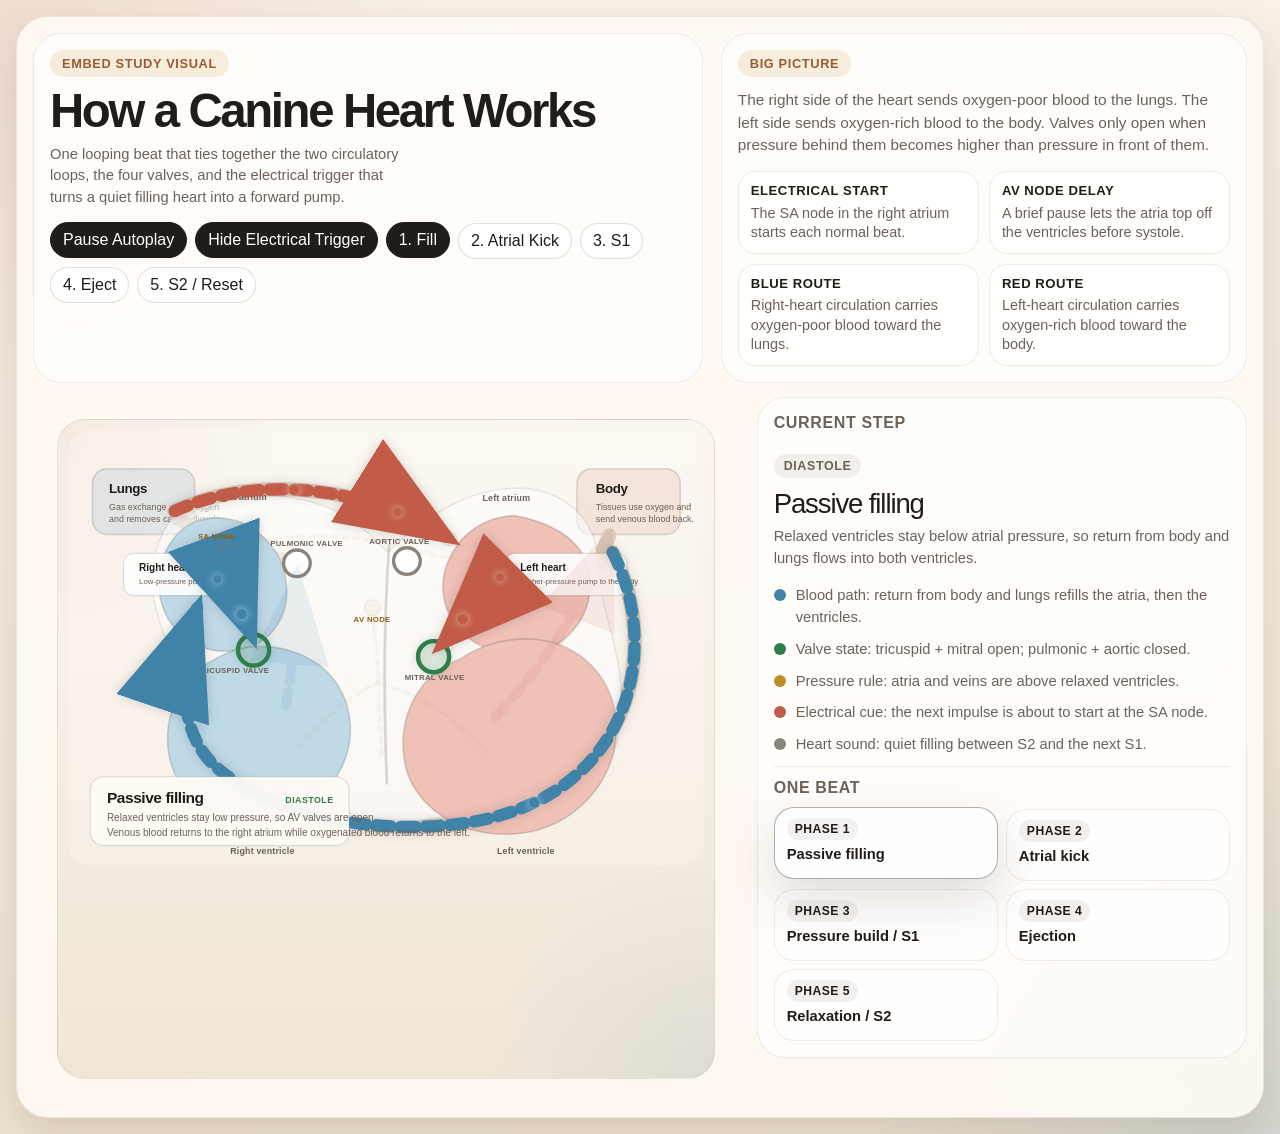
<file: veterinary/canine-heart/how-it-works/index.html>
<!DOCTYPE html>
<html lang="en">
<head>
  <meta charset="UTF-8" />
  <meta name="viewport" content="width=device-width, initial-scale=1.0" />
  <title>How a Canine Heart Works</title>
  <link rel="stylesheet" href="../../../shared/themes/veterinary.css" />
  <style>
    :root {
      --page-max-width: 1520px;
      --page-padding: 16px;
      --kicker-bg: var(--gold-soft);
      --kicker-color: var(--accent);
      --button-active-bg: var(--ink);
      --button-active-border: var(--ink);
      --h1-size: clamp(1.9rem, 3.7vw, 3.6rem);
      --h1-line-height: 0.94;
      --h1-letter-spacing: -0.05em;
      --bg: #f4ede3;
      --paper: rgba(255, 250, 243, 0.92);
      --panel: rgba(255, 253, 248, 0.94);
      --ink: #201c18;
      --muted: #6d6158;
      --line: #d9cabc;
      --accent: #9b5a36;
      --accent-soft: #e4ad84;
      --blue: #3f83a9;
      --blue-soft: #bfd9e7;
      --red: #c25b47;
      --red-soft: #f0c1b7;
      --gold: #be8d2a;
      --gold-soft: rgba(190, 141, 42, 0.14);
      --green: #2f7d4b;
      --closed: #8c847b;
      --shadow: 0 20px 46px rgba(60, 38, 22, 0.14);
    }

    .hero,
    .main-grid {
      display: grid;
      gap: 18px;
    }

    .hero {
      grid-template-columns: 1.08fr 0.92fr;
      margin-bottom: 18px;
      align-items: stretch;
    }

    .main-grid {
      grid-template-columns: 1.35fr 0.65fr;
      align-items: start;
    }

    .card {
      background: var(--paper);
      border: 1px solid rgba(109, 97, 88, 0.14);
      border-radius: 30px;
      box-shadow: var(--shadow);
      backdrop-filter: blur(14px);
    }

    .hero-main,
    .hero-side,
    .visual-card,
    .status-card,
    .sequence-card,
    .legend-card {
      padding: 22px 24px;
    }

    .subtitle,
    .hero-side p,
    .phase-copy,
    .status-list li,
    .step-copy,
    .legend-item p {
      margin: 0;
      line-height: 1.48;
      color: var(--muted);
      font-size: 0.92rem;
    }

    .facts {
      margin-top: 14px;
      display: grid;
      grid-template-columns: repeat(2, minmax(0, 1fr));
      gap: 12px;
    }

    .fact {
      padding: 14px;
      border-radius: 20px;
      border: 1px solid rgba(109, 97, 88, 0.12);
      background: rgba(255, 255, 255, 0.64);
    }

    .fact strong {
      display: block;
      margin-bottom: 6px;
      font-size: 0.88rem;
      text-transform: uppercase;
      letter-spacing: 0.04em;
    }

    .phase-button {
      padding-inline: 12px;
    }

    .visual-card {
      overflow: hidden;
    }

    .visual-frame {
      min-height: 760px;
      border-radius: 28px;
      overflow: hidden;
      background:
        radial-gradient(circle at top left, rgba(194, 91, 71, 0.08), transparent 24%),
        radial-gradient(circle at bottom right, rgba(63, 131, 169, 0.1), transparent 24%),
        linear-gradient(180deg, #fbf6ef 0%, #f0e6d8 100%);
      border: 1px solid rgba(109, 97, 88, 0.12);
    }

    .sidebar {
      display: grid;
      gap: 16px;
    }

    .phase-name {
      margin: 0 0 8px;
      font-size: 1.72rem;
      line-height: 1;
      letter-spacing: -0.04em;
    }

    .phase-tag {
      display: inline-flex;
      align-items: center;
      gap: 8px;
      padding: 5px 10px;
      border-radius: 999px;
      background: rgba(32, 28, 24, 0.06);
      color: var(--muted);
      font-size: 0.78rem;
      font-weight: 700;
      text-transform: uppercase;
      letter-spacing: 0.05em;
      margin-bottom: 12px;
    }

    .status-list {
      list-style: none;
      margin: 16px 0 0;
      padding: 0;
      display: grid;
      gap: 10px;
    }

    .status-list li {
      display: flex;
      gap: 10px;
      align-items: start;
    }

    .swatch {
      margin-top: 4px;
    }

    .sequence-list {
      display: grid;
      gap: 10px;
      margin-top: 12px;
    }

    .step-card {
      padding: 12px 14px;
      border-radius: 20px;
      border: 1px solid rgba(109, 97, 88, 0.12);
      background: rgba(255, 255, 255, 0.68);
      transition: transform 160ms ease, border-color 160ms ease, box-shadow 160ms ease;
      cursor: pointer;
    }

    .step-card.active {
      transform: translateY(-2px);
      border-color: rgba(32, 28, 24, 0.36);
      box-shadow: var(--shadow);
      background: rgba(255, 255, 255, 0.92);
    }

    .step-label {
      display: inline-block;
      margin-bottom: 8px;
      padding: 4px 8px;
      border-radius: 999px;
      background: rgba(32, 28, 24, 0.06);
      font-size: 0.76rem;
      font-weight: 700;
      letter-spacing: 0.04em;
      text-transform: uppercase;
    }

    .step-title {
      margin: 0 0 6px;
      font-size: 1rem;
    }

    .legend-grid {
      display: grid;
      grid-template-columns: repeat(2, minmax(0, 1fr));
      gap: 12px;
      margin-top: 12px;
    }

    .legend-item {
      padding: 10px;
      border-radius: 18px;
      border: 1px solid rgba(109, 97, 88, 0.12);
      background: rgba(255, 255, 255, 0.68);
    }

    .legend-item strong {
      display: block;
      margin-bottom: 6px;
      font-size: 0.86rem;
    }

    .label {
      fill: var(--muted);
      font-size: 16px;
      font-weight: 700;
      letter-spacing: 0.02em;
    }

    .small-label {
      fill: var(--muted);
      font-size: 14px;
      font-weight: 700;
      letter-spacing: 0.04em;
      text-transform: uppercase;
    }

    .organ {
      stroke: rgba(32, 28, 24, 0.14);
      stroke-width: 3;
    }

    .organ.lungs {
      fill: rgba(63, 131, 169, 0.12);
    }

    .organ.body {
      fill: rgba(194, 91, 71, 0.12);
    }

    .organ-title {
      fill: var(--ink);
      font-size: 24px;
      font-weight: 700;
      letter-spacing: -0.03em;
    }

    .organ-copy {
      fill: var(--muted);
      font-size: 16px;
    }

    .route-bg {
      fill: none;
      stroke: rgba(217, 202, 188, 0.9);
      stroke-width: 26;
      stroke-linecap: round;
      stroke-linejoin: round;
    }

    .heart-outline {
      fill: rgba(255, 255, 255, 0.55);
      stroke: rgba(32, 28, 24, 0.08);
      stroke-width: 3;
    }

    .chamber {
      stroke: rgba(32, 28, 24, 0.16);
      stroke-width: 3;
      transform-origin: center;
      transform-box: fill-box;
      transition: filter 220ms ease, transform 220ms ease;
    }

    .chamber.right {
      fill: var(--blue-soft);
    }

    .chamber.left {
      fill: var(--red-soft);
    }

    .chamber.pulse {
      animation: chamberPulse 900ms ease-in-out infinite alternate;
      filter: drop-shadow(0 0 10px rgba(32, 28, 24, 0.12));
    }

    .septum {
      fill: none;
      stroke: rgba(32, 28, 24, 0.16);
      stroke-width: 5;
      stroke-linecap: round;
    }

    .valve-ring {
      fill: rgba(255, 255, 255, 0.9);
      stroke-width: 6;
      transition: stroke 240ms ease, fill 240ms ease, stroke-width 240ms ease, filter 240ms ease;
    }

    .flow-path {
      fill: none;
      stroke-linecap: round;
      stroke-linejoin: round;
      stroke-width: 18;
      stroke-dasharray: 26 18;
      opacity: 0.1;
      transition: opacity 220ms ease, stroke-width 220ms ease, filter 220ms ease;
    }

    .flow-path.active {
      opacity: 1;
      stroke-width: 22;
      animation: flowTravel 1.6s linear infinite, flowPulse 1.1s ease-in-out infinite alternate;
      filter: drop-shadow(0 0 10px rgba(32, 28, 24, 0.18));
    }

    .flow-dot {
      opacity: 0;
      transition: opacity 220ms ease;
      filter: drop-shadow(0 0 8px rgba(255, 255, 255, 0.7));
    }

    .flow-dot.active {
      opacity: 1;
    }

    .pressure-pill {
      fill: rgba(255, 255, 255, 0.9);
      stroke: rgba(32, 28, 24, 0.14);
      stroke-width: 2;
    }

    .pressure-title {
      fill: var(--ink);
      font-size: 18px;
      font-weight: 700;
    }

    .pressure-copy {
      fill: var(--muted);
      font-size: 14px;
    }

    .caption-box {
      fill: rgba(255, 251, 245, 0.95);
      stroke: rgba(32, 28, 24, 0.14);
      stroke-width: 2;
    }

    .caption-title {
      fill: var(--ink);
      font-size: 28px;
      font-weight: 700;
      letter-spacing: -0.03em;
    }

    .caption-copy {
      fill: var(--muted);
      font-size: 18px;
    }

    .caption-tag {
      font-size: 16px;
      font-weight: 700;
      letter-spacing: 0.05em;
      text-transform: uppercase;
    }

    .electrical {
      transition: opacity 200ms ease;
    }

    .electrical-piece {
      opacity: 0.18;
      transition: opacity 220ms ease, filter 220ms ease, stroke 220ms ease, fill 220ms ease;
    }

    .electrical-piece.active {
      opacity: 1;
      filter: drop-shadow(0 0 10px rgba(190, 141, 42, 0.34));
    }

    .electrical-node {
      fill: rgba(190, 141, 42, 0.3);
      stroke: rgba(139, 96, 23, 0.5);
      stroke-width: 3;
    }

    .electrical-track {
      fill: none;
      stroke: rgba(190, 141, 42, 0.35);
      stroke-width: 7;
      stroke-linecap: round;
      stroke-linejoin: round;
      stroke-dasharray: 10 10;
    }

    .electrical-label {
      fill: #8b6017;
      font-size: 14px;
      font-weight: 700;
      letter-spacing: 0.04em;
      text-transform: uppercase;
    }

    .electrical-hidden .electrical {
      opacity: 0;
      pointer-events: none;
    }

    .stage {
      background: var(--paper);
      border: 1px solid rgba(109, 97, 88, 0.14);
      border-radius: 32px;
      box-shadow: var(--shadow);
      padding: 16px;
      backdrop-filter: blur(14px);
    }

    .stage-head,
    .stage-body {
      display: grid;
      gap: 18px;
    }

    .stage-head {
      grid-template-columns: 1.12fr 0.88fr;
      margin-bottom: 14px;
      align-items: stretch;
    }

    .stage-body {
      grid-template-columns: 1.18fr 0.82fr;
      align-items: start;
    }

    .head-main,
    .head-side,
    .sidebar-card {
      background: rgba(255, 255, 255, 0.52);
      border: 1px solid rgba(109, 97, 88, 0.12);
      border-radius: 28px;
      padding: 16px;
    }

    .head-main .subtitle {
      max-width: 44ch;
    }

    .head-side p {
      margin: 0;
      color: var(--muted);
      line-height: 1.48;
      font-size: 0.96rem;
    }

    .head-chips {
      display: grid;
      grid-template-columns: repeat(2, minmax(0, 1fr));
      gap: 10px;
      margin-top: 14px;
    }

    .head-chip {
      padding: 10px 12px;
      border-radius: 18px;
      border: 1px solid rgba(109, 97, 88, 0.12);
      background: rgba(255, 255, 255, 0.78);
      color: var(--muted);
      font-size: 0.9rem;
      line-height: 1.35;
    }

    .head-chip strong {
      display: block;
      color: var(--ink);
      font-size: 0.82rem;
      text-transform: uppercase;
      letter-spacing: 0.04em;
      margin-bottom: 4px;
    }

    .sidebar-card {
      display: grid;
      gap: 12px;
      padding: 16px;
    }

    .sidebar-section {
      padding-bottom: 10px;
      border-bottom: 1px solid rgba(109, 97, 88, 0.12);
    }

    .sidebar-section:last-child {
      padding-bottom: 0;
      border-bottom: 0;
    }

    .visual-frame {
      min-height: 660px;
    }

    .sequence-list {
      grid-template-columns: repeat(2, minmax(0, 1fr));
      gap: 8px;
    }

    .step-card {
      padding: 10px 12px;
    }

    .step-label {
      margin-bottom: 6px;
    }

    .step-title {
      font-size: 0.92rem;
    }

    .step-copy {
      display: none;
    }

    @keyframes flowTravel {
      from {
        stroke-dashoffset: 0;
      }
      to {
        stroke-dashoffset: -44;
      }
    }

    @keyframes flowPulse {
      from {
        opacity: 0.72;
      }
      to {
        opacity: 1;
      }
    }

    @keyframes chamberPulse {
      from {
        transform: scale(1);
      }
      to {
        transform: scale(1.02);
      }
    }

    @media (max-width: 1180px) {
      .stage-head,
      .stage-body {
        grid-template-columns: 1fr;
      }

      .visual-frame {
        min-height: auto;
      }
    }

    @media (max-width: 760px) {
      .page {
        padding: 16px;
      }

      .stage {
        padding: 16px;
      }

      .head-main,
      .head-side,
      .visual-card,
      .sidebar-card {
        padding: 18px;
      }

      .head-chips,
      .legend-grid {
        grid-template-columns: 1fr;
      }
    }
  </style>
</head>
<body>
  <div class="page">
    <section class="stage">
      <div class="stage-head">
        <div class="head-main">
          <div class="kicker">Embed Study Visual</div>
          <h1>How a Canine Heart Works</h1>
          <p class="subtitle">
            One looping beat that ties together the two circulatory loops, the four valves, and the electrical trigger
            that turns a quiet filling heart into a forward pump.
          </p>
          <div class="controls">
            <button id="play-toggle" class="active" type="button">Pause Autoplay</button>
            <button id="electrical-toggle" class="active" type="button">Hide Electrical Trigger</button>
            <button class="phase-button active" data-phase="0" type="button">1. Fill</button>
            <button class="phase-button" data-phase="1" type="button">2. Atrial Kick</button>
            <button class="phase-button" data-phase="2" type="button">3. S1</button>
            <button class="phase-button" data-phase="3" type="button">4. Eject</button>
            <button class="phase-button" data-phase="4" type="button">5. S2 / Reset</button>
          </div>
        </div>

        <aside class="head-side">
          <div class="kicker">Big Picture</div>
          <p>
            The right side of the heart sends oxygen-poor blood to the lungs. The left side sends oxygen-rich blood to
            the body. Valves only open when pressure behind them becomes higher than pressure in front of them.
          </p>
          <div class="head-chips">
            <div class="head-chip">
              <strong>Electrical start</strong>
              The SA node in the right atrium starts each normal beat.
            </div>
            <div class="head-chip">
              <strong>AV node delay</strong>
              A brief pause lets the atria top off the ventricles before systole.
            </div>
            <div class="head-chip">
              <strong>Blue route</strong>
              Right-heart circulation carries oxygen-poor blood toward the lungs.
            </div>
            <div class="head-chip">
              <strong>Red route</strong>
              Left-heart circulation carries oxygen-rich blood toward the body.
            </div>
          </div>
        </aside>
      </div>

      <div class="stage-body">
        <div class="visual-card">
          <div id="visual-frame" class="visual-frame">
          <svg viewBox="0 0 1180 820" role="img" aria-labelledby="title desc">
            <title id="title">Animated study view of canine heart function</title>
            <desc id="desc">A simplified canine heart shows blood moving from body to right heart to lungs and from lungs to left heart to body while valves and the electrical conduction system change through one beat.</desc>

            <defs>
              <marker id="arrowBlue" markerWidth="14" markerHeight="14" refX="9" refY="4" orient="auto">
                <path d="M0,0 L10,4 L0,8 z" fill="#3f83a9"></path>
              </marker>
              <marker id="arrowRed" markerWidth="14" markerHeight="14" refX="9" refY="4" orient="auto">
                <path d="M0,0 L10,4 L0,8 z" fill="#c25b47"></path>
              </marker>
            </defs>

            <rect x="18" y="18" width="1144" height="784" rx="40" fill="rgba(255,255,255,0.2)" />

            <rect class="organ lungs" x="62" y="88" width="184" height="118" rx="26"></rect>
            <text x="92" y="132" class="organ-title">Lungs</text>
            <text x="92" y="162" class="organ-copy">Gas exchange adds oxygen</text>
            <text x="92" y="184" class="organ-copy">and removes carbon dioxide.</text>

            <rect class="organ body" x="934" y="88" width="186" height="118" rx="26"></rect>
            <text x="968" y="132" class="organ-title">Body</text>
            <text x="968" y="162" class="organ-copy">Tissues use oxygen and</text>
            <text x="968" y="184" class="organ-copy">send venous blood back.</text>

            <path class="route-bg" d="M432 258 C338 240, 270 214, 214 176" />
            <path class="route-bg" d="M210 164 C344 102, 540 110, 706 214" />
            <path class="route-bg" d="M788 534 C884 430, 946 330, 992 208" />
            <path class="route-bg" d="M998 238 C1092 416, 1028 694, 712 728 C548 746, 378 706, 286 626 C216 566, 214 446, 252 334" />

            <path class="heart-outline" d="M233 148 C188 184, 160 248, 172 318 C188 410, 234 460, 238 566 C242 694, 346 764, 505 748 C594 740, 684 704, 738 716 C864 742, 995 686, 1012 548 C1026 430, 974 346, 972 258 C970 166, 892 108, 788 126 C720 138, 654 178, 594 238 C544 186, 498 152, 432 142 C356 130, 286 134, 233 148 Z" />

            <path id="right-atrium" class="chamber right" d="M266 178 C210 188, 170 252, 184 320 C198 386, 258 426, 326 414 C388 402, 420 348, 410 286 C400 222, 338 166, 266 178 Z" />
            <path id="right-ventricle" class="chamber right" d="M280 432 C196 476, 172 590, 226 664 C282 738, 410 738, 482 666 C548 598, 540 484, 460 434 C404 400, 334 398, 280 432 Z" />
            <path id="left-atrium" class="chamber left" d="M822 172 C756 174, 706 220, 694 282 C684 348, 732 410, 806 420 C878 430, 936 392, 954 328 C972 256, 936 194, 822 172 Z" />
            <path id="left-ventricle" class="chamber left" d="M724 430 C646 458, 606 542, 626 626 C648 710, 748 760, 846 742 C942 724, 1014 636, 1004 538 C996 454, 930 396, 846 394 C804 394, 762 404, 724 430 Z" />

            <path class="septum" d="M596 226 C588 334, 584 456, 592 654" />

            <circle id="tricuspid-ring" class="valve-ring" cx="352" cy="414" r="28" stroke="#2f7d4b"></circle>
            <circle id="pulmonic-ring" class="valve-ring" cx="430" cy="258" r="24" stroke="#8c847b"></circle>
            <circle id="mitral-ring" class="valve-ring" cx="676" cy="426" r="28" stroke="#2f7d4b"></circle>
            <circle id="aortic-ring" class="valve-ring" cx="628" cy="254" r="24" stroke="#8c847b"></circle>

            <text x="278" y="144" class="label">Right atrium</text>
            <text x="310" y="782" class="label">Right ventricle</text>
            <text x="764" y="146" class="label">Left atrium</text>
            <text x="790" y="782" class="label">Left ventricle</text>
            <text x="248" y="456" class="small-label">Tricuspid valve</text>
            <text x="382" y="226" class="small-label">Pulmonic valve</text>
            <text x="624" y="468" class="small-label">Mitral valve</text>
            <text x="560" y="224" class="small-label">Aortic valve</text>

            <rect x="118" y="240" width="200" height="76" rx="18" class="pressure-pill"></rect>
            <text x="146" y="272" class="pressure-title">Right heart</text>
            <text x="146" y="296" class="pressure-copy">Low-pressure pump to the lungs</text>

            <rect x="804" y="240" width="220" height="76" rx="18" class="pressure-pill"></rect>
            <text x="832" y="272" class="pressure-title">Left heart</text>
            <text x="832" y="296" class="pressure-copy">Higher-pressure pump to the body</text>

            <path id="flow-body-ra" class="flow-path" d="M998 238 C1092 416, 1028 694, 712 728 C548 746, 378 706, 286 626 C216 566, 214 446, 252 334" stroke="#3f83a9" marker-end="url(#arrowBlue)"></path>
            <path id="flow-ra-rv" class="flow-path" d="M286 286 C320 326, 338 360, 350 392" stroke="#3f83a9" marker-end="url(#arrowBlue)"></path>
            <path id="flow-rv-lungs" class="flow-path" d="M410 514 C430 412, 426 326, 430 278" stroke="#3f83a9" marker-end="url(#arrowBlue)"></path>
            <path id="flow-lungs-la" class="flow-path" d="M210 164 C344 102, 540 110, 706 214" stroke="#c25b47" marker-end="url(#arrowRed)"></path>
            <path id="flow-la-lv" class="flow-path" d="M796 282 C742 338, 708 386, 688 406" stroke="#c25b47" marker-end="url(#arrowRed)"></path>
            <path id="flow-lv-body" class="flow-path" d="M788 534 C884 430, 946 330, 992 208" stroke="#c25b47" marker-end="url(#arrowRed)"></path>

            <circle id="dot-body-ra-1" class="flow-dot" r="9" fill="#3f83a9">
              <animateMotion dur="4.4s" repeatCount="indefinite" path="M998 238 C1092 416, 1028 694, 712 728 C548 746, 378 706, 286 626 C216 566, 214 446, 252 334" />
            </circle>
            <circle id="dot-body-ra-2" class="flow-dot" r="7" fill="#3f83a9">
              <animateMotion begin="-1.5s" dur="4.4s" repeatCount="indefinite" path="M998 238 C1092 416, 1028 694, 712 728 C548 746, 378 706, 286 626 C216 566, 214 446, 252 334" />
            </circle>
            <circle id="dot-ra-rv-1" class="flow-dot" r="9" fill="#3f83a9">
              <animateMotion dur="2.6s" repeatCount="indefinite" path="M286 286 C320 326, 338 360, 350 392" />
            </circle>
            <circle id="dot-ra-rv-2" class="flow-dot" r="7" fill="#3f83a9">
              <animateMotion begin="-1s" dur="2.6s" repeatCount="indefinite" path="M286 286 C320 326, 338 360, 350 392" />
            </circle>
            <circle id="dot-rv-lungs-1" class="flow-dot" r="9" fill="#3f83a9">
              <animateMotion dur="2.8s" repeatCount="indefinite" path="M410 514 C430 412, 426 326, 430 278" />
            </circle>
            <circle id="dot-rv-lungs-2" class="flow-dot" r="7" fill="#3f83a9">
              <animateMotion begin="-1s" dur="2.8s" repeatCount="indefinite" path="M410 514 C430 412, 426 326, 430 278" />
            </circle>
            <circle id="dot-lungs-la-1" class="flow-dot" r="9" fill="#c25b47">
              <animateMotion dur="3.8s" repeatCount="indefinite" path="M210 164 C344 102, 540 110, 706 214" />
            </circle>
            <circle id="dot-lungs-la-2" class="flow-dot" r="7" fill="#c25b47">
              <animateMotion begin="-1.4s" dur="3.8s" repeatCount="indefinite" path="M210 164 C344 102, 540 110, 706 214" />
            </circle>
            <circle id="dot-la-lv-1" class="flow-dot" r="9" fill="#c25b47">
              <animateMotion dur="2.6s" repeatCount="indefinite" path="M796 282 C742 338, 708 386, 688 406" />
            </circle>
            <circle id="dot-la-lv-2" class="flow-dot" r="7" fill="#c25b47">
              <animateMotion begin="-1s" dur="2.6s" repeatCount="indefinite" path="M796 282 C742 338, 708 386, 688 406" />
            </circle>
            <circle id="dot-lv-body-1" class="flow-dot" r="9" fill="#c25b47">
              <animateMotion dur="3s" repeatCount="indefinite" path="M788 534 C884 430, 946 330, 992 208" />
            </circle>
            <circle id="dot-lv-body-2" class="flow-dot" r="7" fill="#c25b47">
              <animateMotion begin="-1.1s" dur="3s" repeatCount="indefinite" path="M788 534 C884 430, 946 330, 992 208" />
            </circle>

            <g class="electrical">
              <circle id="sa-node" class="electrical-piece electrical-node" cx="298" cy="226" r="16"></circle>
              <text x="252" y="214" class="electrical-label">SA node</text>
              <path id="atrial-track" class="electrical-piece electrical-track" d="M314 228 C402 206, 520 198, 652 236 C716 252, 764 260, 788 266"></path>
              <circle id="av-node" class="electrical-piece electrical-node" cx="566" cy="338" r="14"></circle>
              <text x="532" y="364" class="electrical-label">AV node</text>
              <path id="bundle-track" class="electrical-piece electrical-track" d="M566 352 C574 416, 578 490, 582 610"></path>
              <path id="bundle-right" class="electrical-piece electrical-track" d="M580 470 C542 488, 490 522, 432 592"></path>
              <path id="bundle-left" class="electrical-piece electrical-track" d="M584 476 C642 492, 706 528, 774 600"></path>
            </g>

            <rect x="58" y="642" width="466" height="124" rx="24" class="caption-box"></rect>
            <text id="caption-title" x="88" y="690" class="caption-title">Passive filling</text>
            <text id="caption-copy-1" x="88" y="722" class="caption-copy">Relaxed ventricles stay low pressure, so AV valves are open.</text>
            <text id="caption-copy-2" x="88" y="748" class="caption-copy">Venous blood returns to the right atrium while oxygenated blood returns to the left.</text>
            <text id="caption-tag" x="496" y="690" text-anchor="end" class="caption-tag" fill="#2f7d4b">Diastole</text>
          </svg>
        </div>
        </div>

        <aside class="sidebar-card">
          <section class="sidebar-section">
            <h2>Current Step</h2>
            <p id="phase-tag" class="phase-tag">Diastole</p>
            <p id="phase-name" class="phase-name">Passive filling</p>
            <p id="phase-copy" class="phase-copy">
              Relaxed ventricles stay below atrial pressure, so return from body and lungs flows into both ventricles.
            </p>
            <ul class="status-list">
              <li><span class="swatch" style="background:#3f83a9"></span><span id="path-status">Blood path: return from body and lungs refills the atria, then the ventricles.</span></li>
              <li><span class="swatch" style="background:#2f7d4b"></span><span id="valve-status">Valve state: tricuspid + mitral open; pulmonic + aortic closed.</span></li>
              <li><span class="swatch" style="background:#be8d2a"></span><span id="pressure-status">Pressure rule: atria and veins are above relaxed ventricles.</span></li>
              <li><span class="swatch" style="background:#c25b47"></span><span id="electrical-status">Electrical cue: the next impulse is about to start at the SA node.</span></li>
              <li><span class="swatch" style="background:#8c847b"></span><span id="sound-status">Heart sound: quiet filling between S2 and the next S1.</span></li>
            </ul>
          </section>

          <section class="sidebar-section">
            <h2>One Beat</h2>
            <div class="sequence-list">
              <article class="step-card active" data-step="0">
                <span class="step-label">Phase 1</span>
                <h3 class="step-title">Passive filling</h3>
                <p class="step-copy">Most ventricular filling happens while both ventricles are relaxed.</p>
              </article>
              <article class="step-card" data-step="1">
                <span class="step-label">Phase 2</span>
                <h3 class="step-title">Atrial kick</h3>
                <p class="step-copy">Atrial contraction tops off the ventricles just before systole.</p>
              </article>
              <article class="step-card" data-step="2">
                <span class="step-label">Phase 3</span>
                <h3 class="step-title">Pressure build / S1</h3>
                <p class="step-copy">AV valves close and all valves are briefly shut while pressure rises.</p>
              </article>
              <article class="step-card" data-step="3">
                <span class="step-label">Phase 4</span>
                <h3 class="step-title">Ejection</h3>
                <p class="step-copy">Semilunar valves open and blood leaves for lungs and body.</p>
              </article>
              <article class="step-card" data-step="4">
                <span class="step-label">Phase 5</span>
                <h3 class="step-title">Relaxation / S2</h3>
                <p class="step-copy">Semilunar valves close, atria refill, and the next fill begins.</p>
              </article>
            </div>
          </section>

        </aside>
      </div>
    </section>
  </div>

  <script src="../../../shared/scripts/veterinary-visual.js"></script>
  <script>
    const phases = [
      {
        name: "Passive filling",
        tag: "Diastole",
        copy: "Relaxed ventricles stay below atrial pressure, so return from body and lungs flows into both ventricles.",
        statuses: {
          path: "Blood path: return from body and lungs refills the atria, then the ventricles.",
          valves: "Valve state: tricuspid + mitral open; pulmonic + aortic closed.",
          pressure: "Pressure rule: atria and veins are above relaxed ventricles.",
          electrical: "Electrical cue: the next impulse is about to start at the SA node.",
          sound: "Heart sound: quiet filling between S2 and the next S1."
        },
        caption: [
          "Relaxed ventricles stay low pressure, so AV valves are open.",
          "Venous blood returns to the right atrium while oxygenated blood returns to the left."
        ],
        captionColor: "#2f7d4b",
        openValves: { tricuspid: true, pulmonic: false, mitral: true, aortic: false },
        flows: ["flow-body-ra", "flow-lungs-la", "flow-ra-rv", "flow-la-lv"],
        dots: ["dot-body-ra-1", "dot-body-ra-2", "dot-lungs-la-1", "dot-lungs-la-2", "dot-ra-rv-1", "dot-ra-rv-2", "dot-la-lv-1", "dot-la-lv-2"],
        conduction: [],
        pulse: []
      },
      {
        name: "Atrial kick",
        tag: "SA node fires",
        copy: "The SA node depolarizes the atria. Their squeeze adds the last 15 to 20 percent of ventricular filling while the AV node delays the signal.",
        statuses: {
          path: "Blood path: the atria push the final bolus through open AV valves.",
          valves: "Valve state: tricuspid + mitral stay open; semilunar valves stay closed.",
          pressure: "Pressure rule: atrial pressure briefly rises above ventricular pressure.",
          electrical: "Electrical cue: the impulse crosses both atria and pauses at the AV node.",
          sound: "Heart sound: late-diastolic topping off before systole."
        },
        caption: [
          "The SA node triggers atrial contraction and the AV node delays ventricular activation.",
          "This top-off squeeze adds the final 15 to 20 percent of ventricular filling."
        ],
        captionColor: "#be8d2a",
        openValves: { tricuspid: true, pulmonic: false, mitral: true, aortic: false },
        flows: ["flow-ra-rv", "flow-la-lv"],
        dots: ["dot-ra-rv-1", "dot-ra-rv-2", "dot-la-lv-1", "dot-la-lv-2"],
        conduction: ["sa-node", "atrial-track", "av-node"],
        pulse: ["right-atrium", "left-atrium"]
      },
      {
        name: "Pressure build",
        tag: "S1 begins",
        copy: "After the AV-node delay, the ventricles depolarize and begin contracting. Mitral and tricuspid valves close, creating S1, while all four valves are briefly shut as pressure rises.",
        statuses: {
          path: "Blood path: forward flow pauses briefly while ventricular pressure climbs.",
          valves: "Valve state: all four valves are closed during this brief isovolumetric phase.",
          pressure: "Pressure rule: ventricles are above atria, but not yet above the great arteries.",
          electrical: "Electrical cue: the impulse shoots down the His-Purkinje system.",
          sound: "Heart sound: S1 comes from AV-valve closure at the onset of systole."
        },
        caption: [
          "AV valves snap shut first, so S1 marks the start of ventricular systole.",
          "Pressure is building, but not enough yet to open the exit valves."
        ],
        captionColor: "#c25b47",
        openValves: { tricuspid: false, pulmonic: false, mitral: false, aortic: false },
        flows: [],
        dots: [],
        conduction: ["av-node", "bundle-track", "bundle-right", "bundle-left"],
        pulse: ["right-ventricle", "left-ventricle"]
      },
      {
        name: "Ejection",
        tag: "Forward output",
        copy: "Once ventricular pressure exceeds pulmonary artery and aortic pressure, the semilunar valves open and blood is ejected toward the lungs and body.",
        statuses: {
          path: "Blood path: right ventricle to lungs; left ventricle to body tissues.",
          valves: "Valve state: semilunar valves open; AV valves stay closed.",
          pressure: "Pressure rule: ventricles are now above the great arteries.",
          electrical: "Electrical cue: the ventricles are in coordinated mechanical squeeze.",
          sound: "Heart sound: blood is moving forward between S1 and S2."
        },
        caption: [
          "The semilunar valves open only after ventricular pressure overtakes the arteries.",
          "The right ventricle feeds the lungs while the left ventricle drives the systemic loop."
        ],
        captionColor: "#2f7d4b",
        openValves: { tricuspid: false, pulmonic: true, mitral: false, aortic: true },
        flows: ["flow-rv-lungs", "flow-lv-body"],
        dots: ["dot-rv-lungs-1", "dot-rv-lungs-2", "dot-lv-body-1", "dot-lv-body-2"],
        conduction: ["bundle-right", "bundle-left"],
        pulse: ["right-ventricle", "left-ventricle"]
      },
      {
        name: "Relaxation and reset",
        tag: "S2 closes the beat",
        copy: "The ventricles relax and arterial pressure becomes higher than ventricular pressure again. The semilunar valves close, creating S2, while the atria refill for the next beat.",
        statuses: {
          path: "Blood path: venous return keeps filling the atria until AV valves reopen.",
          valves: "Valve state: semilunar valves close first; AV valves reopen as pressure falls.",
          pressure: "Pressure rule: the great arteries are again above the relaxing ventricles.",
          electrical: "Electrical cue: the impulse is over; the heart is mechanically resetting.",
          sound: "Heart sound: S2 is produced by aortic and pulmonic valve closure."
        },
        caption: [
          "Semilunar valves close to stop backflow, producing S2.",
          "Atrial filling continues until the cycle drops back into open-valve filling."
        ],
        captionColor: "#c25b47",
        openValves: { tricuspid: false, pulmonic: false, mitral: false, aortic: false },
        flows: ["flow-body-ra", "flow-lungs-la"],
        dots: ["dot-body-ra-1", "dot-body-ra-2", "dot-lungs-la-1", "dot-lungs-la-2"],
        conduction: [],
        pulse: []
      }
    ];

    const { bindDatasetClicks, bindPlayToggle, createAutoplayController, qsa, syncActive } = window.VetVisual;

    const valveMap = {
      tricuspid: document.getElementById("tricuspid-ring"),
      pulmonic: document.getElementById("pulmonic-ring"),
      mitral: document.getElementById("mitral-ring"),
      aortic: document.getElementById("aortic-ring")
    };

    const playButton = document.getElementById("play-toggle");
    const electricalToggle = document.getElementById("electrical-toggle");
    const visualFrame = document.getElementById("visual-frame");
    const phaseButtons = qsa(".phase-button");
    const stepCards = qsa(".step-card");
    const phaseTag = document.getElementById("phase-tag");
    const phaseName = document.getElementById("phase-name");
    const phaseCopy = document.getElementById("phase-copy");
    const pathStatus = document.getElementById("path-status");
    const valveStatus = document.getElementById("valve-status");
    const pressureStatus = document.getElementById("pressure-status");
    const electricalStatus = document.getElementById("electrical-status");
    const soundStatus = document.getElementById("sound-status");
    const captionTitle = document.getElementById("caption-title");
    const captionCopy1 = document.getElementById("caption-copy-1");
    const captionCopy2 = document.getElementById("caption-copy-2");
    const captionTag = document.getElementById("caption-tag");

    let autoplay = true;
    let showElectrical = true;

    function setValveState(valveElement, isOpen) {
      valveElement.style.stroke = isOpen ? "#2f7d4b" : "#8c847b";
      valveElement.style.fill = isOpen ? "rgba(47, 125, 75, 0.12)" : "rgba(255, 255, 255, 0.9)";
      valveElement.style.strokeWidth = isOpen ? "8" : "6";
      valveElement.style.filter = isOpen ? "drop-shadow(0 0 8px rgba(47, 125, 75, 0.26))" : "none";
    }

    function updateFlow(activeIds, activeDots) {
      qsa(".flow-path").forEach((path) => {
        path.classList.toggle("active", activeIds.includes(path.id));
      });

      qsa(".flow-dot").forEach((dot) => {
        dot.classList.toggle("active", activeDots.includes(dot.id));
      });
    }

    function updateConduction(activeIds) {
      qsa(".electrical-piece").forEach((piece) => {
        piece.classList.toggle("active", activeIds.includes(piece.id));
      });
    }

    function updatePulse(activeIds) {
      qsa(".chamber").forEach((chamber) => {
        chamber.classList.toggle("pulse", activeIds.includes(chamber.id));
      });
    }

    function renderPhase(index) {
      const phase = phases[index];

      Object.entries(valveMap).forEach(([name, element]) => {
        setValveState(element, phase.openValves[name]);
      });

      updateFlow(phase.flows, phase.dots);
      updateConduction(phase.conduction);
      updatePulse(phase.pulse);

      phaseTag.textContent = phase.tag;
      phaseName.textContent = phase.name;
      phaseCopy.textContent = phase.copy;
      pathStatus.textContent = phase.statuses.path;
      valveStatus.textContent = phase.statuses.valves;
      pressureStatus.textContent = phase.statuses.pressure;
      electricalStatus.textContent = phase.statuses.electrical;
      soundStatus.textContent = phase.statuses.sound;

      captionTitle.textContent = phase.name;
      captionCopy1.textContent = phase.caption[0];
      captionCopy2.textContent = phase.caption[1];
      captionTag.textContent = phase.tag;
      captionTag.setAttribute("fill", phase.captionColor);

      syncActive(phaseButtons, "phase", index);
      syncActive(stepCards, "step", index);
    }

    const controller = createAutoplayController({
      length: phases.length,
      interval: 2800,
      render: renderPhase,
      autoplay
    });

    bindPlayToggle(playButton, controller);

    electricalToggle.addEventListener("click", () => {
      showElectrical = !showElectrical;
      visualFrame.classList.toggle("electrical-hidden", !showElectrical);
      electricalToggle.textContent = showElectrical ? "Hide Electrical Trigger" : "Show Electrical Trigger";
      electricalToggle.classList.toggle("active", showElectrical);
    });

    bindDatasetClicks(phaseButtons, "phase", (phase) => {
      controller.render(Number(phase));
      controller.restartIfAutoplay();
    });

    bindDatasetClicks(stepCards, "step", (step) => {
      controller.render(Number(step));
      controller.restartIfAutoplay();
    });

    controller.init();
  </script>
</body>
</html>
</file>
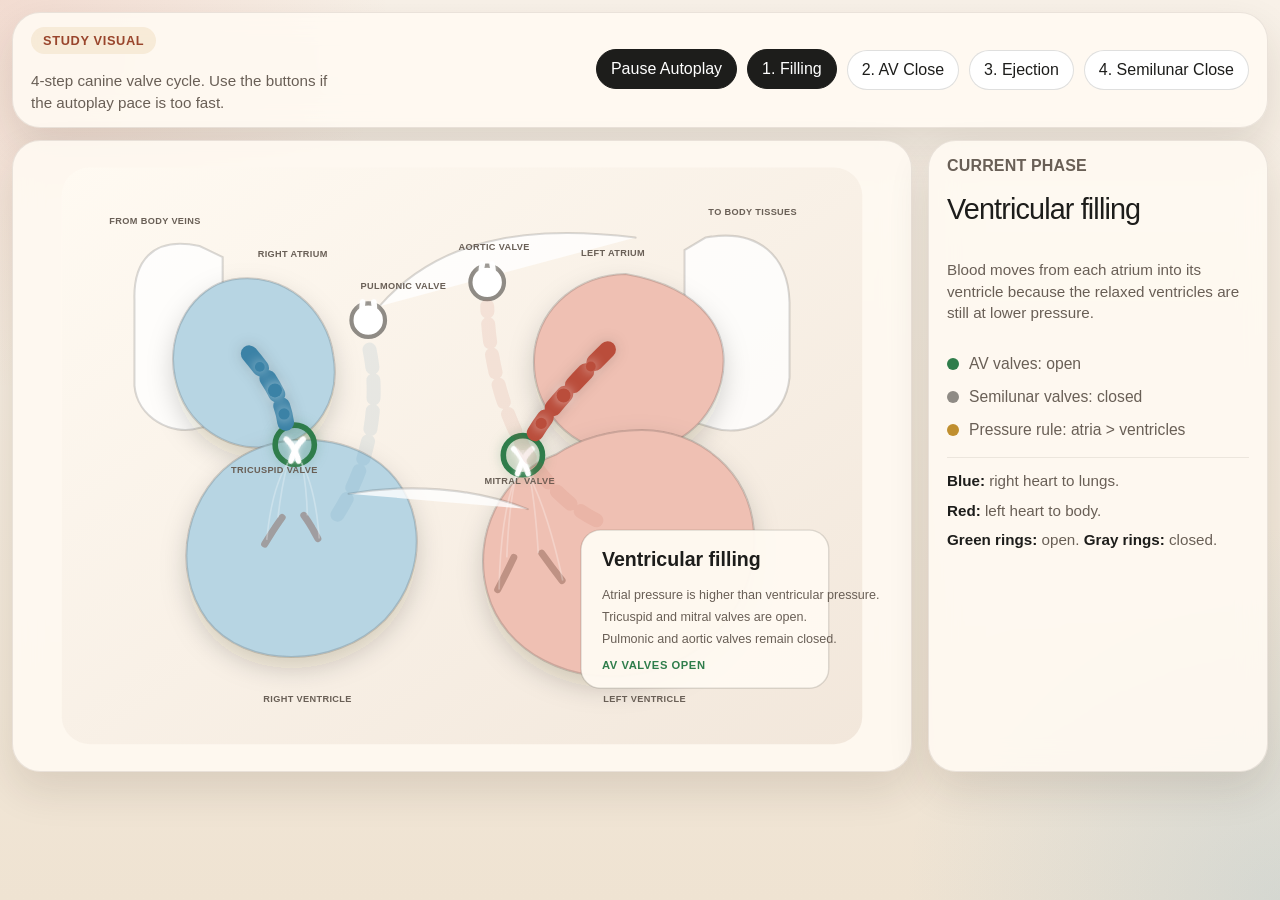
<file: veterinary/dachshund-heart-valves/cycle/index.html>
<!DOCTYPE html>
<html lang="en">
<head>
  <meta charset="UTF-8" />
  <meta name="viewport" content="width=device-width, initial-scale=1.0" />
  <title>Dachshund Heart Valve Cycle</title>
  <link rel="stylesheet" href="../../../shared/themes/veterinary.css" />
  <style>
    :root {
      --page-max-width: 1400px;
      --page-padding: 32px 28px 48px;
      --controls-gap: 10px;
      --controls-margin-top: 16px;
      --button-padding: 10px 14px;
      --button-active-bg: var(--ink);
      --button-active-border: var(--ink);
      --kicker-bg: rgba(192, 143, 47, 0.12);
      --kicker-color: var(--accent);
      --h1-size: clamp(2rem, 4vw, 3.75rem);
      --bg: #f5efe6;
      --panel: #fffaf2;
      --ink: #1d1d1b;
      --muted: #695f56;
      --accent: #99452c;
      --accent-soft: #d97a51;
      --blue: #3b82a6;
      --blue-soft: #b7d5e3;
      --red: #ba4d3b;
      --red-soft: #efc0b3;
      --gold: #c08f2f;
      --green: #2f7d4b;
      --line: #d9c9b8;
      --closed: #8f8b85;
      --open: #2f7d4b;
      --shadow: 0 18px 42px rgba(49, 29, 16, 0.12);
    }

    .hero {
      display: grid;
      grid-template-columns: 1.1fr 0.9fr;
      gap: 20px;
      align-items: start;
      margin-bottom: 20px;
    }

    .hero-panel,
    .notes,
    .timeline,
    .legend {
      background: rgba(255, 250, 242, 0.88);
      border: 1px solid rgba(105, 95, 86, 0.14);
      border-radius: 28px;
      box-shadow: var(--shadow);
      backdrop-filter: blur(14px);
    }

    .hero-panel {
      padding: 24px 26px;
    }

    h1 {
      margin: 0 0 10px;
      font-size: clamp(2rem, 4vw, 3.75rem);
      line-height: 0.95;
      letter-spacing: -0.04em;
    }

    .subtitle {
      margin: 0;
      color: var(--muted);
      font-size: 1.08rem;
      line-height: 1.45;
      max-width: 56ch;
    }

    .notes {
      padding: 24px;
    }

    .layout {
      display: grid;
      grid-template-columns: 1.35fr 0.65fr;
      gap: 20px;
      align-items: start;
    }

    .diagram-wrap {
      background: rgba(255, 250, 242, 0.88);
      border: 1px solid rgba(105, 95, 86, 0.14);
      border-radius: 32px;
      box-shadow: var(--shadow);
      padding: 24px;
      overflow: hidden;
    }

    .panel-stack {
      display: grid;
      gap: 16px;
    }

    .status-card {
      background: var(--panel);
      border: 1px solid rgba(105, 95, 86, 0.12);
      border-radius: 24px;
      padding: 18px;
      box-shadow: var(--shadow);
    }

    .status-card h2,
    .timeline h2,
    .legend h2 {
      margin: 0 0 8px;
      font-size: 1rem;
      letter-spacing: 0.01em;
      text-transform: uppercase;
      color: var(--muted);
    }

    .phase-name {
      margin: 0 0 8px;
      font-size: 1.8rem;
      line-height: 1;
      letter-spacing: -0.03em;
    }

    .phase-copy,
    .status-list li,
    .timeline p,
    .legend p {
      color: var(--muted);
      line-height: 1.45;
      font-size: 0.98rem;
    }

    .status-list {
      list-style: none;
      margin: 14px 0 0;
      padding: 0;
      display: grid;
      gap: 10px;
    }

    .status-list li {
      display: flex;
      gap: 10px;
      align-items: center;
      margin: 0;
    }

    .swatch {
      width: 12px;
      height: 12px;
      border-radius: 999px;
      flex: 0 0 auto;
    }

    .timeline,
    .legend {
      padding: 20px 22px;
    }

    .timeline-track {
      display: grid;
      grid-template-columns: repeat(4, minmax(0, 1fr));
      gap: 12px;
      margin-top: 14px;
    }

    .timeline-step {
      border-radius: 18px;
      padding: 14px;
      background: rgba(255, 255, 255, 0.72);
      border: 1px solid rgba(105, 95, 86, 0.12);
      min-height: 130px;
      transition: transform 150ms ease, border-color 150ms ease;
    }

    .timeline-step.active {
      transform: translateY(-2px);
      border-color: rgba(29, 29, 27, 0.4);
    }

    .step-index {
      display: inline-block;
      margin-bottom: 10px;
      padding: 4px 8px;
      border-radius: 999px;
      background: rgba(29, 29, 27, 0.06);
      font-size: 0.78rem;
      font-weight: 700;
      letter-spacing: 0.03em;
      text-transform: uppercase;
    }

    .step-title {
      margin: 0 0 8px;
      font-size: 1rem;
    }

    .legend-grid {
      display: grid;
      grid-template-columns: repeat(3, minmax(0, 1fr));
      gap: 12px;
      margin-top: 12px;
    }

    .legend-item {
      padding: 14px;
      border-radius: 18px;
      background: rgba(255, 255, 255, 0.72);
      border: 1px solid rgba(105, 95, 86, 0.12);
    }

    .label {
      font-size: 0.82rem;
      font-weight: 700;
      text-transform: uppercase;
      letter-spacing: 0.04em;
      fill: var(--muted);
    }

    .chamber {
      stroke: rgba(29, 29, 27, 0.16);
      stroke-width: 3;
    }

    .right {
      fill: var(--blue-soft);
    }

    .left {
      fill: var(--red-soft);
    }

    .vessel {
      fill: rgba(255, 255, 255, 0.8);
      stroke: rgba(29, 29, 27, 0.16);
      stroke-width: 3;
    }

    .valve-ring {
      fill: white;
      stroke-width: 6;
      transition: stroke 240ms ease, fill 240ms ease, stroke-width 240ms ease, filter 240ms ease;
    }

    .ventricle-cavity {
      transform-box: fill-box;
      transform-origin: center;
      transition: transform 340ms ease;
    }

    .valve-assembly {
      pointer-events: none;
    }

    .papillary {
      fill: none;
      stroke: rgba(130, 86, 73, 0.62);
      stroke-width: 10;
      stroke-linecap: round;
      opacity: 0.7;
    }

    .chordae {
      fill: none;
      stroke: rgba(255, 255, 255, 0.82);
      stroke-width: 2.4;
      opacity: 0.34;
      transition: opacity 240ms ease;
    }

    .leaflet {
      fill: none;
      stroke: rgba(255, 255, 255, 0.98);
      stroke-width: 8;
      stroke-linecap: round;
      stroke-linejoin: round;
      transition: transform 320ms ease, opacity 240ms ease, filter 240ms ease;
      filter: drop-shadow(0 0 4px rgba(255, 255, 255, 0.42));
      transform-box: fill-box;
    }

    .leaflet-fill {
      fill: rgba(255, 255, 255, 0.2);
      stroke: none;
      transition: transform 320ms ease, opacity 240ms ease;
      transform-box: fill-box;
    }

    .valve-assembly.av .leaflet-left,
    .valve-assembly.av .leaflet-fill-left {
      transform-origin: 0% 0%;
    }

    .valve-assembly.av .leaflet-right,
    .valve-assembly.av .leaflet-fill-right {
      transform-origin: 100% 0%;
    }

    .valve-assembly.semi .leaflet-left,
    .valve-assembly.semi .leaflet-fill-left {
      transform-origin: 0% 100%;
    }

    .valve-assembly.semi .leaflet-right,
    .valve-assembly.semi .leaflet-fill-right {
      transform-origin: 100% 100%;
    }

    .valve-assembly.av.open .leaflet-left,
    .valve-assembly.av.open .leaflet-fill-left {
      transform: rotate(-26deg);
    }

    .valve-assembly.av.open .leaflet-right,
    .valve-assembly.av.open .leaflet-fill-right {
      transform: rotate(26deg);
    }

    .valve-assembly.semi.open .leaflet-left,
    .valve-assembly.semi.open .leaflet-fill-left {
      transform: rotate(-34deg);
    }

    .valve-assembly.semi.open .leaflet-right,
    .valve-assembly.semi.open .leaflet-fill-right {
      transform: rotate(34deg);
    }

    .valve-assembly.closed .chordae {
      opacity: 0.6;
    }

    .valve-assembly.open .leaflet,
    .valve-assembly.closed .leaflet {
      opacity: 1;
    }

    .flow-path {
      fill: none;
      stroke-linecap: round;
      stroke-linejoin: round;
      stroke-width: 20;
      stroke-dasharray: 26 18;
      opacity: 0.1;
      transition: opacity 240ms ease, stroke 240ms ease, filter 240ms ease, stroke-width 240ms ease;
    }

    .flow-path.active {
      opacity: 1;
      stroke-width: 24;
      filter: drop-shadow(0 0 10px rgba(29, 29, 27, 0.18));
      animation: flowPulse 1.1s ease-in-out infinite alternate, flowTravel 1.4s linear infinite;
    }

    .flow-dot {
      opacity: 0;
      transition: opacity 240ms ease;
      filter: drop-shadow(0 0 8px rgba(255, 255, 255, 0.7));
    }

    .flow-dot.active {
      opacity: 1;
    }

    @keyframes flowPulse {
      from {
        opacity: 0.72;
      }
      to {
        opacity: 1;
      }
    }

    @keyframes flowTravel {
      from {
        stroke-dashoffset: 0;
      }
      to {
        stroke-dashoffset: -44;
      }
    }

    .caption-box {
      fill: rgba(255, 250, 242, 0.96);
      stroke: rgba(29, 29, 27, 0.14);
      stroke-width: 2;
    }

    .caption-title {
      font-size: 28px;
      font-weight: 700;
      fill: var(--ink);
    }

    .caption-copy {
      font-size: 18px;
      fill: var(--muted);
    }

    .state-tag {
      font-size: 16px;
      font-weight: 700;
      letter-spacing: 0.05em;
      text-transform: uppercase;
    }

    .page {
      width: 100%;
      max-width: none;
      min-height: 100dvh;
      padding: 12px;
      display: flex;
      justify-content: center;
      align-items: flex-start;
    }

    body {
      min-height: 100dvh;
      overflow: hidden;
    }

    .embed-shell {
      width: min(100%, 1460px);
      height: min(calc(100dvh - 24px), 760px);
      margin: 0 auto;
      display: grid;
      grid-template-rows: auto minmax(0, 1fr);
      gap: 12px;
    }

    .panel {
      background: rgba(255, 250, 242, 0.9);
      border: 1px solid rgba(105, 95, 86, 0.14);
      border-radius: 28px;
      box-shadow: var(--shadow);
      backdrop-filter: blur(14px);
    }

    .control-bar {
      display: grid;
      grid-template-columns: minmax(220px, 0.5fr) minmax(0, 1.5fr);
      gap: 14px;
      align-items: center;
      padding: 14px 18px;
    }

    .mini-intro {
      display: grid;
      gap: 4px;
      align-content: center;
    }

    .mini-copy,
    .status-card .phase-copy,
    .legend-compact,
    .legend-line {
      font-size: 0.95rem;
      line-height: 1.42;
      color: var(--muted);
    }

    .mini-copy {
      margin: 0;
    }

    .control-bar .controls {
      margin: 0;
      justify-content: flex-end;
    }

    .layout {
      display: grid;
      grid-template-columns: minmax(0, 1fr) 340px;
      gap: 16px;
      min-height: 0;
      align-items: stretch;
    }

    .diagram-wrap {
      height: 100%;
      padding: 14px;
      display: flex;
      align-items: stretch;
      min-height: 0;
    }

    .diagram-wrap svg {
      width: 100%;
      height: 100%;
      max-height: 100%;
    }

    .panel-stack {
      min-height: 0;
    }

    .status-card {
      display: grid;
      gap: 12px;
      align-content: start;
      height: 100%;
      padding: 16px 18px;
    }

    .status-list {
      margin-top: 2px;
    }

    .legend-compact {
      display: grid;
      gap: 8px;
      margin-top: 4px;
      padding-top: 12px;
      border-top: 1px solid rgba(105, 95, 86, 0.12);
    }

    .legend-line strong {
      color: var(--ink);
    }

    @media (max-width: 1080px) {
      .control-bar,
      .layout {
        grid-template-columns: 1fr;
      }

      .page {
        min-height: auto;
        padding: 12px;
      }

      body {
        overflow: auto;
      }

      .embed-shell {
        height: auto;
        min-height: 0;
      }

      .diagram-wrap {
        min-height: 420px;
      }

      .control-bar .controls {
        justify-content: flex-start;
      }
    }
  </style>
</head>
<body>
  <div class="page">
    <section class="embed-shell">
      <section class="control-bar panel">
        <div class="mini-intro">
          <div class="kicker">Study Visual</div>
          <p class="mini-copy">4-step canine valve cycle. Use the buttons if the autoplay pace is too fast.</p>
        </div>
        <div class="controls">
            <button id="play-toggle" class="active" type="button">Pause Autoplay</button>
            <button data-phase="0" class="phase-button active" type="button">1. Filling</button>
            <button data-phase="1" class="phase-button" type="button">2. AV Close</button>
            <button data-phase="2" class="phase-button" type="button">3. Ejection</button>
            <button data-phase="3" class="phase-button" type="button">4. Semilunar Close</button>
        </div>
      </section>

      <section class="layout">
      <div class="diagram-wrap panel">
        <svg viewBox="0 0 1180 860" role="img" aria-labelledby="title desc">
          <title id="title">Animated canine heart valve cycle</title>
          <desc id="desc">A simplified cutaway showing right and left heart chambers, the four valves, and animated blood flow during the cardiac cycle.</desc>

          <defs>
            <linearGradient id="bgFade" x1="0" y1="0" x2="1" y2="1">
              <stop offset="0%" stop-color="#fffaf2" />
              <stop offset="100%" stop-color="#f2e7db" />
            </linearGradient>
            <filter id="softShadow" x="-20%" y="-20%" width="140%" height="140%">
              <feDropShadow dx="0" dy="16" stdDeviation="18" flood-color="rgba(49,29,16,0.18)"/>
            </filter>
          </defs>

          <rect x="18" y="18" width="1144" height="824" rx="40" fill="url(#bgFade)" />

          <path class="vessel" d="M215 130 C145 115, 120 155, 122 208 L122 330 C126 375, 175 402, 214 390 L248 384 L248 146 Z" />
          <path class="vessel" d="M938 118 C1014 104, 1056 145, 1058 210 L1058 318 C1052 378, 995 404, 949 390 L908 378 L908 136 Z" />

          <path class="chamber right" d="M262 178 C206 188, 166 252, 180 319 C194 386, 255 428, 324 416 C384 404, 417 349, 406 286 C398 222, 337 165, 262 178 Z" filter="url(#softShadow)"/>
          <path id="rv-cavity" class="chamber right ventricle-cavity" d="M276 430 C196 476, 170 590, 226 665 C280 734, 407 736, 480 664 C548 592, 538 479, 460 432 C405 399, 331 399, 276 430 Z" filter="url(#softShadow)"/>

          <path class="chamber left" d="M824 170 C755 172, 704 216, 694 277 C685 350, 732 414, 807 424 C881 433, 942 392, 960 325 C977 255, 937 190, 824 170 Z" filter="url(#softShadow)"/>
          <path id="lv-cavity" class="chamber left ventricle-cavity" d="M724 428 C645 457, 604 543, 626 625 C649 711, 747 760, 844 741 C941 724, 1016 635, 1007 536 C1000 453, 932 394, 847 393 C803 393, 763 403, 724 428 Z" filter="url(#softShadow)"/>

          <path class="vessel" d="M428 484 C512 470, 604 474, 684 506" fill="none" stroke="#d9c9b8" stroke-width="32" stroke-linecap="round" />
          <path class="vessel" d="M472 216 C555 122, 676 98, 838 118" fill="none" stroke="#d9c9b8" stroke-width="42" stroke-linecap="round" />

          <circle id="tricuspid-ring" class="valve-ring" cx="351" cy="414" r="28" stroke="#2f7d4b" />
          <circle id="pulmonic-ring" class="valve-ring" cx="456" cy="236" r="24" stroke="#8f8b85" />
          <circle id="mitral-ring" class="valve-ring" cx="677" cy="429" r="28" stroke="#2f7d4b" />
          <circle id="aortic-ring" class="valve-ring" cx="626" cy="182" r="24" stroke="#8f8b85" />

          <g id="tricuspid-assembly" class="valve-assembly av open">
            <path class="leaflet-fill leaflet-fill-left" d="M337 408 Q344 418 340 440 Q349 432 351 415 Z" />
            <path class="leaflet-fill leaflet-fill-right" d="M365 408 Q358 418 362 440 Q353 432 351 415 Z" />
            <path class="leaflet leaflet-left" d="M339 406 Q345 420 341 442" />
            <path class="leaflet leaflet-right" d="M363 406 Q357 420 361 442" />
            <path class="papillary" d="M308 556 Q320 536 333 518" />
            <path class="papillary" d="M384 548 Q375 530 364 515" />
            <path class="chordae" d="M341 440 Q332 474 327 518" />
            <path class="chordae" d="M341 440 Q318 476 311 550" />
            <path class="chordae" d="M361 440 Q368 474 369 515" />
            <path class="chordae" d="M361 440 Q381 478 386 548" />
          </g>

          <g id="mitral-assembly" class="valve-assembly av open">
            <path class="leaflet-fill leaflet-fill-left" d="M662 422 Q670 435 666 459 Q675 448 677 429 Z" />
            <path class="leaflet-fill leaflet-fill-right" d="M692 422 Q684 435 688 459 Q679 448 677 429 Z" />
            <path class="leaflet leaflet-left" d="M664 420 Q671 436 667 461" />
            <path class="leaflet leaflet-right" d="M690 420 Q683 436 687 461" />
            <path class="papillary" d="M641 621 Q652 600 664 575" />
            <path class="papillary" d="M733 608 Q719 590 704 569" />
            <path class="chordae" d="M667 460 Q657 502 654 575" />
            <path class="chordae" d="M667 460 Q645 514 643 621" />
            <path class="chordae" d="M687 460 Q695 503 699 569" />
            <path class="chordae" d="M687 460 Q713 512 734 608" />
          </g>

          <g id="pulmonic-assembly" class="valve-assembly semi closed">
            <path class="leaflet-fill leaflet-fill-left" d="M449 236 Q446 225 448 213 Q454 223 456 236 Z" />
            <path class="leaflet-fill leaflet-fill-right" d="M463 236 Q466 225 464 213 Q458 223 456 236 Z" />
            <path class="leaflet leaflet-left" d="M449 236 Q446 223 448 210" />
            <path class="leaflet leaflet-right" d="M463 236 Q466 223 464 210" />
          </g>

          <g id="aortic-assembly" class="valve-assembly semi closed">
            <path class="leaflet-fill leaflet-fill-left" d="M619 182 Q616 170 619 159 Q624 169 626 182 Z" />
            <path class="leaflet-fill leaflet-fill-right" d="M633 182 Q636 170 633 159 Q628 169 626 182 Z" />
            <path class="leaflet leaflet-left" d="M619 182 Q616 168 619 156" />
            <path class="leaflet leaflet-right" d="M633 182 Q636 168 633 156" />
          </g>

          <text x="298" y="146" class="label">Right atrium</text>
          <text x="306" y="782" class="label">Right ventricle</text>
          <text x="760" y="144" class="label">Left atrium</text>
          <text x="792" y="782" class="label">Left ventricle</text>
          <text x="260" y="454" class="label">Tricuspid valve</text>
          <text x="445" y="191" class="label">Pulmonic valve</text>
          <text x="622" y="470" class="label">Mitral valve</text>
          <text x="585" y="136" class="label">Aortic valve</text>
          <text x="86" y="98" class="label">From body veins</text>
          <text x="942" y="86" class="label">To body tissues</text>

          <path id="flow-ra-rv" class="flow-path" d="M286 284 C318 322, 334 352, 338 382" stroke="#3b82a6"/>
          <path id="flow-rv-lungs" class="flow-path" d="M412 514 C466 430, 472 334, 456 270" stroke="#3b82a6"/>
          <path id="flow-la-lv" class="flow-path" d="M798 278 C742 334, 710 370, 694 398" stroke="#ba4d3b"/>
          <path id="flow-lv-body" class="flow-path" d="M782 522 C680 470, 630 342, 626 216" stroke="#ba4d3b"/>

          <circle id="dot-ra-rv" class="flow-dot" r="10" fill="#3b82a6">
            <animateMotion dur="2.8s" repeatCount="indefinite" path="M286 284 C318 322, 334 352, 338 382" />
          </circle>
          <circle id="dot-ra-rv-2" class="flow-dot" r="8" fill="#3b82a6">
            <animateMotion begin="-0.9s" dur="2.8s" repeatCount="indefinite" path="M286 284 C318 322, 334 352, 338 382" />
          </circle>
          <circle id="dot-ra-rv-3" class="flow-dot" r="7" fill="#3b82a6">
            <animateMotion begin="-1.8s" dur="2.8s" repeatCount="indefinite" path="M286 284 C318 322, 334 352, 338 382" />
          </circle>
          <circle id="dot-rv-lungs" class="flow-dot" r="10" fill="#3b82a6">
            <animateMotion dur="2.8s" repeatCount="indefinite" path="M412 514 C466 430, 472 334, 456 270" />
          </circle>
          <circle id="dot-rv-lungs-2" class="flow-dot" r="8" fill="#3b82a6">
            <animateMotion begin="-0.9s" dur="2.8s" repeatCount="indefinite" path="M412 514 C466 430, 472 334, 456 270" />
          </circle>
          <circle id="dot-rv-lungs-3" class="flow-dot" r="7" fill="#3b82a6">
            <animateMotion begin="-1.8s" dur="2.8s" repeatCount="indefinite" path="M412 514 C466 430, 472 334, 456 270" />
          </circle>
          <circle id="dot-la-lv" class="flow-dot" r="10" fill="#ba4d3b">
            <animateMotion dur="2.8s" repeatCount="indefinite" path="M798 278 C742 334, 710 370, 694 398" />
          </circle>
          <circle id="dot-la-lv-2" class="flow-dot" r="8" fill="#ba4d3b">
            <animateMotion begin="-0.9s" dur="2.8s" repeatCount="indefinite" path="M798 278 C742 334, 710 370, 694 398" />
          </circle>
          <circle id="dot-la-lv-3" class="flow-dot" r="7" fill="#ba4d3b">
            <animateMotion begin="-1.8s" dur="2.8s" repeatCount="indefinite" path="M798 278 C742 334, 710 370, 694 398" />
          </circle>
          <circle id="dot-lv-body" class="flow-dot" r="10" fill="#ba4d3b">
            <animateMotion dur="2.8s" repeatCount="indefinite" path="M782 522 C680 470, 630 342, 626 216" />
          </circle>
          <circle id="dot-lv-body-2" class="flow-dot" r="8" fill="#ba4d3b">
            <animateMotion begin="-0.9s" dur="2.8s" repeatCount="indefinite" path="M782 522 C680 470, 630 342, 626 216" />
          </circle>
          <circle id="dot-lv-body-3" class="flow-dot" r="7" fill="#ba4d3b">
            <animateMotion begin="-1.8s" dur="2.8s" repeatCount="indefinite" path="M782 522 C680 470, 630 342, 626 216" />
          </circle>

          <rect x="760" y="536" width="354" height="226" rx="28" class="caption-box"></rect>
          <text id="caption-phase" x="790" y="588" class="caption-title">Ventricular filling</text>
          <text id="caption-copy-1" x="790" y="634" class="caption-copy">Atrial pressure is higher than ventricular pressure.</text>
          <text id="caption-copy-2" x="790" y="666" class="caption-copy">Tricuspid and mitral valves are open.</text>
          <text id="caption-copy-3" x="790" y="698" class="caption-copy">Pulmonic and aortic valves remain closed.</text>
          <text id="caption-tag" x="790" y="734" class="state-tag" fill="#2f7d4b">AV valves open</text>
        </svg>
      </div>

      <div class="panel-stack">
        <section class="status-card panel">
          <h2>Current Phase</h2>
          <p id="phase-name" class="phase-name">Ventricular filling</p>
          <p id="phase-copy" class="phase-copy">
            Blood moves from each atrium into its ventricle because the relaxed ventricles are still at lower pressure.
          </p>
          <ul class="status-list">
            <li><span class="swatch" style="background:#2f7d4b"></span><span id="av-status">AV valves: open</span></li>
            <li><span class="swatch" style="background:#8f8b85"></span><span id="sl-status">Semilunar valves: closed</span></li>
            <li><span class="swatch" style="background:#c08f2f"></span><span id="pressure-status">Pressure rule: atria > ventricles</span></li>
          </ul>
          <div class="legend-compact">
            <div class="legend-line"><strong>Blue:</strong> right heart to lungs.</div>
            <div class="legend-line"><strong>Red:</strong> left heart to body.</div>
            <div class="legend-line"><strong>Green rings:</strong> open. <strong>Gray rings:</strong> closed.</div>
          </div>
        </section>
      </div>
      </section>
    </section>
  </div>

  <script src="../../../shared/scripts/veterinary-visual.js"></script>
  <script>
    const phases = [
      {
        name: "Ventricular filling",
        copy: "Blood moves from each atrium into its ventricle because the relaxed ventricles are still at lower pressure.",
        av: "AV valves: open",
        sl: "Semilunar valves: closed",
        pressure: "Pressure rule: atria > ventricles",
        caption: [
          "Atrial pressure is higher than ventricular pressure.",
          "Tricuspid and mitral valves are open.",
          "Pulmonic and aortic valves remain closed."
        ],
        tag: { text: "AV valves open", color: "#2f7d4b" },
        valves: { tricuspid: true, mitral: true, pulmonic: false, aortic: false },
        cavityScale: { rv: [1, 1], lv: [1, 1] },
        flows: ["flow-ra-rv", "flow-la-lv"],
        dots: ["dot-ra-rv", "dot-ra-rv-2", "dot-ra-rv-3", "dot-la-lv", "dot-la-lv-2", "dot-la-lv-3"]
      },
      {
        name: "AV valve closure",
        copy: "Ventricular contraction starts. Pressure rises inside both ventricles, so the AV valves snap shut and produce S1.",
        av: "AV valves: closed",
        sl: "Semilunar valves: still closed",
        pressure: "Pressure rule: ventricles > atria, but not yet > arteries",
        caption: [
          "Ventricular pressure starts rising.",
          "Tricuspid and mitral valves close.",
          "This is the S1 heart sound."
        ],
        tag: { text: "S1: AV valves close", color: "#ba4d3b" },
        valves: { tricuspid: false, mitral: false, pulmonic: false, aortic: false },
        cavityScale: { rv: [0.95, 0.92], lv: [0.95, 0.92] },
        flows: [],
        dots: []
      },
      {
        name: "Ejection",
        copy: "As ventricular pressure rises above pulmonary artery and aortic pressure, the semilunar valves open and blood is ejected forward.",
        av: "AV valves: closed",
        sl: "Semilunar valves: open",
        pressure: "Pressure rule: ventricles > arteries",
        caption: [
          "Ventricular pressure exceeds the great vessels.",
          "Pulmonic and aortic valves open.",
          "Blood is ejected to lungs and body."
        ],
        tag: { text: "Semilunar valves open", color: "#2f7d4b" },
        valves: { tricuspid: false, mitral: false, pulmonic: true, aortic: true },
        cavityScale: { rv: [0.91, 0.87], lv: [0.9, 0.86] },
        flows: ["flow-rv-lungs", "flow-lv-body"],
        dots: ["dot-rv-lungs", "dot-rv-lungs-2", "dot-rv-lungs-3", "dot-lv-body", "dot-lv-body-2", "dot-lv-body-3"]
      },
      {
        name: "Semilunar closure",
        copy: "The ventricles relax. Arterial pressure becomes higher than ventricular pressure, so the pulmonic and aortic valves close and produce S2.",
        av: "AV valves: closed for a moment, about to reopen as filling restarts",
        sl: "Semilunar valves: closed",
        pressure: "Pressure rule: arteries > ventricles",
        caption: [
          "Ventricles are relaxing.",
          "Blood briefly falls back toward each semilunar valve.",
          "Pulmonic and aortic valves close: S2."
        ],
        tag: { text: "S2: semilunar valves close", color: "#ba4d3b" },
        valves: { tricuspid: false, mitral: false, pulmonic: false, aortic: false },
        cavityScale: { rv: [0.97, 0.95], lv: [0.97, 0.95] },
        flows: [],
        dots: []
      }
    ];

    const { bindDatasetClicks, bindPlayToggle, createAutoplayController, qsa, syncActive } = window.VetVisual;

    const valveMap = {
      tricuspid: document.getElementById("tricuspid-ring"),
      pulmonic: document.getElementById("pulmonic-ring"),
      mitral: document.getElementById("mitral-ring"),
      aortic: document.getElementById("aortic-ring")
    };

    const valveAssemblyMap = {
      tricuspid: document.getElementById("tricuspid-assembly"),
      pulmonic: document.getElementById("pulmonic-assembly"),
      mitral: document.getElementById("mitral-assembly"),
      aortic: document.getElementById("aortic-assembly")
    };

    const ventricleMap = {
      rv: document.getElementById("rv-cavity"),
      lv: document.getElementById("lv-cavity")
    };

    const playButton = document.getElementById("play-toggle");
    const phaseButtons = qsa(".phase-button");
    const timelineSteps = qsa(".timeline-step");
    const phaseName = document.getElementById("phase-name");
    const phaseCopy = document.getElementById("phase-copy");
    const avStatus = document.getElementById("av-status");
    const slStatus = document.getElementById("sl-status");
    const pressureStatus = document.getElementById("pressure-status");
    const captionPhase = document.getElementById("caption-phase");
    const captionCopy1 = document.getElementById("caption-copy-1");
    const captionCopy2 = document.getElementById("caption-copy-2");
    const captionCopy3 = document.getElementById("caption-copy-3");
    const captionTag = document.getElementById("caption-tag");

    let autoplay = true;

    function setValveState(valveElement, isOpen) {
      valveElement.style.stroke = isOpen ? "#2f7d4b" : "#8f8b85";
      valveElement.style.fill = isOpen ? "rgba(47, 125, 75, 0.12)" : "white";
      valveElement.style.strokeWidth = isOpen ? "8" : "6";
      valveElement.style.filter = isOpen ? "drop-shadow(0 0 8px rgba(47, 125, 75, 0.28))" : "none";
    }

    function updateFlow(activeIds, activeDots) {
      qsa(".flow-path").forEach((path) => {
        path.classList.toggle("active", activeIds.includes(path.id));
      });
      qsa(".flow-dot").forEach((dot) => {
        dot.classList.toggle("active", activeDots.includes(dot.id));
      });
    }

    function setAssemblyState(assembly, isOpen) {
      assembly.classList.remove("open", "closed");
      assembly.classList.add(isOpen ? "open" : "closed");
    }

    function setCavityScale(element, scaleX, scaleY) {
      element.style.transform = `scale(${scaleX}, ${scaleY})`;
    }

    function renderPhase(index) {
      const phase = phases[index];

      Object.entries(valveMap).forEach(([name, element]) => {
        setValveState(element, phase.valves[name]);
      });

      Object.entries(valveAssemblyMap).forEach(([name, element]) => {
        setAssemblyState(element, phase.valves[name]);
      });

      setCavityScale(ventricleMap.rv, phase.cavityScale.rv[0], phase.cavityScale.rv[1]);
      setCavityScale(ventricleMap.lv, phase.cavityScale.lv[0], phase.cavityScale.lv[1]);

      updateFlow(phase.flows, phase.dots);

      phaseName.textContent = phase.name;
      phaseCopy.textContent = phase.copy;
      avStatus.textContent = phase.av;
      slStatus.textContent = phase.sl;
      pressureStatus.textContent = phase.pressure;

      captionPhase.textContent = phase.name;
      captionCopy1.textContent = phase.caption[0];
      captionCopy2.textContent = phase.caption[1];
      captionCopy3.textContent = phase.caption[2];
      captionTag.textContent = phase.tag.text;
      captionTag.setAttribute("fill", phase.tag.color);

      syncActive(phaseButtons, "phase", index);
      syncActive(timelineSteps, "step", index);
    }

    const controller = createAutoplayController({
      length: phases.length,
      interval: 2600,
      render: renderPhase,
      autoplay
    });

    bindPlayToggle(playButton, controller);

    bindDatasetClicks(phaseButtons, "phase", (phase) => {
      controller.render(Number(phase));
      controller.restartIfAutoplay();
    });

    bindDatasetClicks(timelineSteps, "step", (step) => {
      controller.render(Number(step));
      controller.restartIfAutoplay();
    });

    controller.init();
  </script>
</body>
</html>
</file>
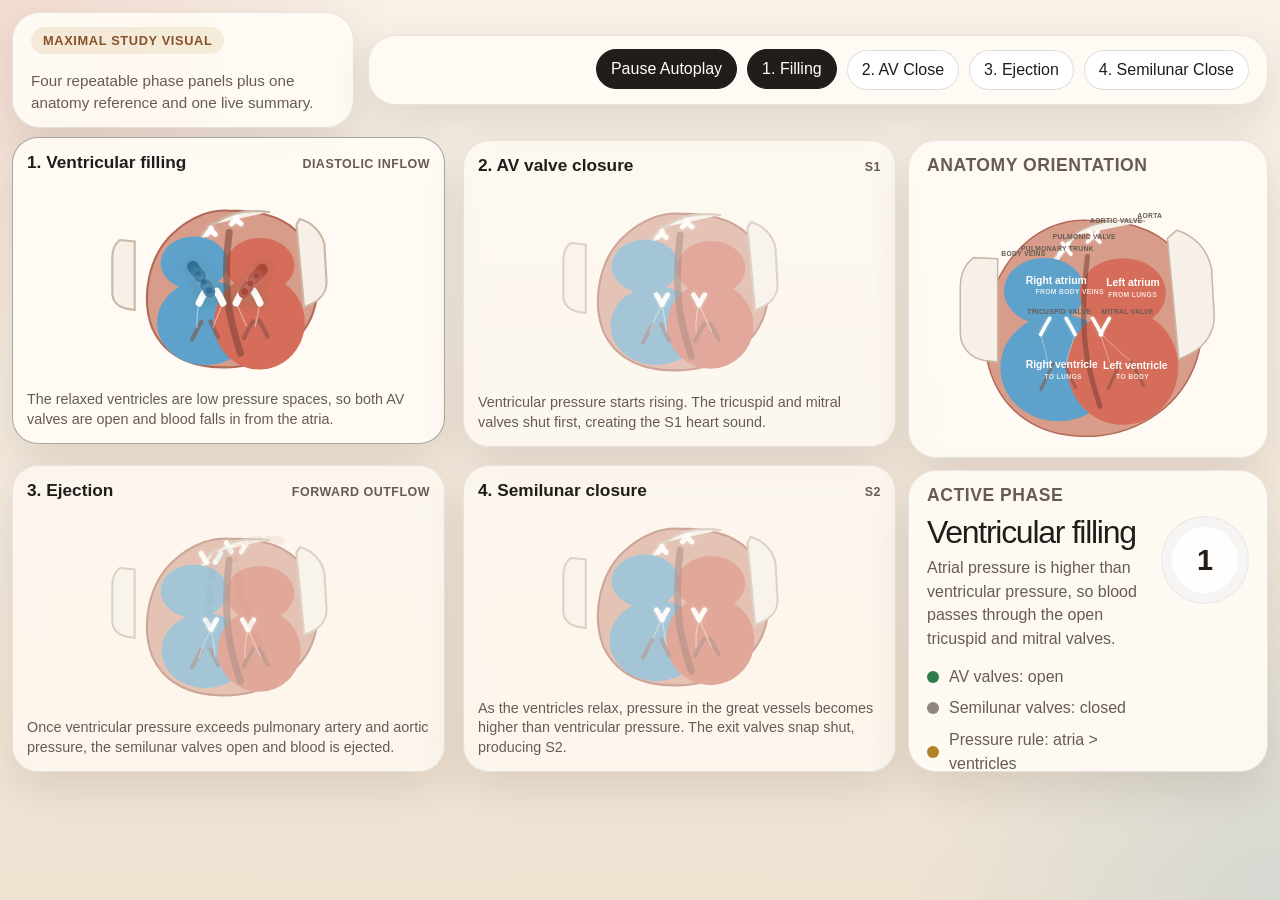
<file: veterinary/dachshund-heart-valves/maximal/index.html>
<!DOCTYPE html>
<html lang="en">
<head>
  <meta charset="UTF-8" />
  <meta name="viewport" content="width=device-width, initial-scale=1.0" />
  <title>Dachshund Heart Valve Cycle Maximal</title>
  <link rel="stylesheet" href="../../../shared/themes/veterinary.css" />
  <style>
    :root {
      --page-max-width: 1500px;
      --page-padding: 30px 26px 46px;
      --controls-gap: 10px;
      --controls-margin-top: 18px;
      --button-padding: 10px 14px;
      --button-active-bg: var(--ink);
      --button-active-border: var(--ink);
      --kicker-bg: rgba(175, 130, 36, 0.12);
      --kicker-color: #875229;
      --h1-size: clamp(2.2rem, 4vw, 3.9rem);
      --h1-letter-spacing: -0.05em;
      --h2-size: 1.1rem;
      --h2-letter-spacing: 0.03em;
      --bg: #f4ede4;
      --paper: rgba(255, 251, 245, 0.92);
      --ink: #201d1a;
      --muted: #665c54;
      --line: #d8c8b7;
      --blue: #5ea2cb;
      --blue-deep: #2d6f96;
      --red: #d56d5a;
      --red-deep: #a94636;
      --muscle: #d8a18f;
      --muscle-deep: #b25f4d;
      --open: #2f7d4b;
      --closed: #8d877f;
      --gold: #af8224;
      --shadow: 0 18px 44px rgba(64, 39, 25, 0.12);
    }

    .hero,
    .top-grid,
    .sequence-grid,
    .rules {
      display: grid;
      gap: 18px;
    }

    .hero {
      grid-template-columns: 1.15fr 0.85fr;
      margin-bottom: 18px;
    }

    .top-grid {
      grid-template-columns: 0.9fr 1.1fr;
      margin-bottom: 18px;
      align-items: start;
    }

    .sequence-grid {
      grid-template-columns: repeat(2, minmax(0, 1fr));
      margin-bottom: 18px;
    }

    .card {
      background: var(--paper);
      border: 1px solid rgba(102, 92, 84, 0.14);
      border-radius: 28px;
      box-shadow: var(--shadow);
      backdrop-filter: blur(12px);
    }

    .hero-main,
    .hero-side,
    .anatomy-card,
    .caption-card,
    .rule-card {
      padding: 22px 24px;
    }

    .subtitle,
    .copy,
    .rule-card p,
    .phase-meta li {
      margin: 0;
      line-height: 1.48;
      color: var(--muted);
      font-size: 1rem;
    }

    .caption-grid {
      display: grid;
      grid-template-columns: 1fr auto;
      gap: 16px;
      align-items: start;
    }

    .phase-number {
      width: 88px;
      height: 88px;
      border-radius: 50%;
      display: grid;
      place-items: center;
      background: rgba(255, 255, 255, 0.82);
      border: 1px solid rgba(102, 92, 84, 0.14);
      font-size: 1.8rem;
      font-weight: 700;
      box-shadow: inset 0 0 0 10px rgba(32, 29, 26, 0.04);
    }

    .phase-title {
      margin: 0 0 8px;
      font-size: 2rem;
      line-height: 1;
      letter-spacing: -0.04em;
    }

    .phase-meta {
      list-style: none;
      margin: 14px 0 0;
      padding: 0;
      display: grid;
      gap: 8px;
    }

    .phase-meta li {
      display: flex;
      gap: 10px;
      align-items: center;
    }

    .swatch {
      width: 12px;
      height: 12px;
      border-radius: 999px;
      flex: 0 0 auto;
    }

    .panel-card {
      padding: 16px;
      border: 1px solid rgba(102, 92, 84, 0.12);
      border-radius: 26px;
      background: rgba(255, 251, 245, 0.74);
      transition: transform 180ms ease, border-color 180ms ease, box-shadow 180ms ease, opacity 180ms ease;
    }

    .panel-card.active {
      transform: translateY(-3px);
      border-color: rgba(32, 29, 26, 0.38);
      box-shadow: var(--shadow);
      background: rgba(255, 251, 245, 0.94);
    }

    .panel-card svg {
      transition: opacity 180ms ease, filter 180ms ease, transform 180ms ease;
    }

    .panel-card:not(.active) svg {
      opacity: 0.58;
      filter: saturate(0.9);
    }

    .panel-head {
      display: flex;
      justify-content: space-between;
      gap: 12px;
      align-items: baseline;
      margin-bottom: 8px;
    }

    .panel-head h3 {
      margin: 0;
      font-size: 1.08rem;
    }

    .panel-tag {
      font-size: 0.78rem;
      font-weight: 700;
      text-transform: uppercase;
      letter-spacing: 0.04em;
      color: var(--muted);
    }

    .panel-copy {
      margin: 10px 0 0;
      color: var(--muted);
      font-size: 0.95rem;
      line-height: 1.42;
    }

    .rules {
      grid-template-columns: repeat(3, minmax(0, 1fr));
    }

    .callout {
      font-size: 0.92rem;
      color: var(--muted);
      line-height: 1.44;
    }

    .anatomy-note {
      margin-top: 12px;
      font-size: 0.92rem;
      color: var(--muted);
      line-height: 1.44;
    }

    .small-label {
      font-size: 13px;
      font-weight: 700;
      letter-spacing: 0.04em;
      text-transform: uppercase;
      fill: #655c54;
    }

    .chamber-label {
      font-size: 14px;
      font-weight: 700;
      fill: #fffdf9;
    }

    .ref-label {
      font-size: 20px;
      font-weight: 700;
      fill: #fffdf9;
    }

    .ref-sub {
      font-size: 13px;
      font-weight: 700;
      fill: rgba(255, 253, 249, 0.82);
      text-transform: uppercase;
      letter-spacing: 0.05em;
    }

    .heart-shell {
      fill: #d89d8a;
      stroke: #b26a58;
      stroke-width: 3;
    }

    .septum {
      fill: none;
      stroke: rgba(120, 67, 56, 0.55);
      stroke-width: 10;
      stroke-linecap: round;
    }

    .rv,
    .ra {
      fill: var(--blue);
    }

    .lv,
    .la {
      fill: var(--red);
    }

    .vessel {
      fill: #f6f0e8;
      stroke: #cab7a5;
      stroke-width: 3;
    }

    .valve {
      stroke-width: 8;
      stroke-linecap: round;
    }

    .leaflet {
      fill: none;
      stroke: rgba(255, 255, 255, 0.98);
      stroke-width: 7;
      stroke-linecap: round;
      stroke-linejoin: round;
      filter: drop-shadow(0 0 3px rgba(255, 255, 255, 0.35));
    }

    .leaflet.open,
    .leaflet.closed,
    .leaflet.neutral {
      stroke: rgba(255, 255, 255, 0.98);
    }

    .chordae {
      fill: none;
      stroke: rgba(255, 255, 255, 0.8);
      stroke-width: 1.7;
      opacity: 0.55;
    }

    .papillary {
      fill: none;
      stroke: rgba(132, 84, 72, 0.6);
      stroke-width: 6;
      stroke-linecap: round;
    }

    .ventricle-cavity {
      transform-box: fill-box;
      transform-origin: center;
    }

    .contracting {
      transform: scale(0.95, 0.92);
    }

    .contracted {
      transform: scale(0.91, 0.88);
    }

    .relaxing {
      transform: scale(0.97, 0.95);
    }

    .open {
      stroke: var(--open);
    }

    .closed {
      stroke: var(--closed);
    }

    .neutral {
      stroke: #7d736a;
    }

    .flow {
      fill: none;
      stroke-linecap: round;
      stroke-linejoin: round;
      stroke-dasharray: 18 14;
      opacity: 0.12;
      transition: opacity 180ms ease, filter 180ms ease, stroke-width 180ms ease;
    }

    .panel-card.active .flow.active-flow {
      opacity: 1;
      stroke-width: 16;
      filter: drop-shadow(0 0 8px rgba(29, 29, 27, 0.16));
      animation: pulse 1.15s ease-in-out infinite alternate, flowTravel 1.25s linear infinite;
    }

    .panel-card.active .pulse-valve {
      filter: drop-shadow(0 0 8px rgba(47, 125, 75, 0.38));
      stroke-width: 10;
    }

    .closing-snap {
      transform-box: fill-box;
    }

    .leaflet-av-left {
      transform-origin: 100% 100%;
    }

    .leaflet-av-right {
      transform-origin: 0% 100%;
    }

    .leaflet-semi-left {
      transform-origin: 100% 0%;
    }

    .leaflet-semi-right {
      transform-origin: 0% 0%;
    }

    .closure-ring {
      fill: none;
      stroke: rgba(175, 130, 36, 0.52);
      stroke-width: 2.5;
      opacity: 0;
      transform-box: fill-box;
      transform-origin: center;
    }

    .flow.blue {
      stroke: var(--blue-deep);
    }

    .flow.red {
      stroke: var(--red-deep);
    }

    .flow-dot {
      opacity: 0;
    }

    .panel-card.active .flow-dot.active-dot {
      opacity: 1;
      filter: drop-shadow(0 0 6px rgba(255, 255, 255, 0.8));
    }

    @keyframes pulse {
      from { opacity: 0.7; }
      to { opacity: 1; }
    }

    @keyframes flowTravel {
      from { stroke-dashoffset: 0; }
      to { stroke-dashoffset: -32; }
    }

    @keyframes snapCloseLeft {
      0%, 18% { transform: rotate(-42deg); }
      40% { transform: rotate(5deg); }
      60%, 100% { transform: rotate(0deg); }
    }

    @keyframes snapCloseRight {
      0%, 18% { transform: rotate(42deg); }
      40% { transform: rotate(-5deg); }
      60%, 100% { transform: rotate(0deg); }
    }

    @keyframes closureRing {
      0% {
        opacity: 0;
        transform: scale(0.72);
      }
      22% {
        opacity: 0.82;
      }
      100% {
        opacity: 0;
        transform: scale(1.32);
      }
    }

    .panel-card.active .closing-av-left,
    .panel-card.active .closing-semi-left {
      animation: snapCloseLeft 1.35s cubic-bezier(0.2, 0.9, 0.2, 1) infinite;
    }

    .panel-card.active .closing-av-right,
    .panel-card.active .closing-semi-right {
      animation: snapCloseRight 1.35s cubic-bezier(0.2, 0.9, 0.2, 1) infinite;
    }

    .panel-card.active .closure-ring {
      animation: closureRing 1.35s ease-out infinite;
      animation-delay: var(--delay, 0s);
    }

    .page {
      width: 100%;
      max-width: none;
      min-height: 100dvh;
      padding: 12px;
      display: flex;
      justify-content: center;
      align-items: flex-start;
    }

    body {
      min-height: 100dvh;
      overflow: hidden;
    }

    .embed-shell {
      width: min(100%, 1460px);
      height: min(calc(100dvh - 24px), 760px);
      margin: 0 auto;
      display: grid;
      grid-template-rows: auto minmax(0, 1fr);
      gap: 12px;
    }

    .control-bar {
      display: grid;
      grid-template-columns: minmax(220px, 0.55fr) minmax(0, 1.45fr);
      gap: 14px;
      align-items: center;
    }

    .bar-card,
    .anatomy-card,
    .caption-card {
      padding: 14px 18px;
    }

    .bar-card {
      display: grid;
      gap: 4px;
      align-content: center;
    }

    .mini-copy {
      margin: 0;
      color: var(--muted);
      font-size: 0.95rem;
      line-height: 1.42;
    }

    .bar-card .controls {
      margin-top: 0;
      justify-content: flex-end;
    }

    .main-grid {
      display: grid;
      grid-template-columns: minmax(0, 1fr) 360px;
      gap: 12px;
      min-height: 0;
    }

    .sequence-grid {
      margin-bottom: 0;
      height: 100%;
      min-height: 0;
      grid-template-columns: repeat(2, minmax(0, 1fr));
      grid-template-rows: repeat(2, minmax(0, 1fr));
    }

    .panel-card {
      min-height: 0;
      padding: 14px;
      display: grid;
      grid-template-rows: auto minmax(0, 1fr) auto;
      cursor: pointer;
    }

    .panel-card svg {
      width: 100%;
      height: auto;
      max-height: 182px;
      align-self: center;
    }

    .panel-copy {
      margin-top: 8px;
      font-size: 0.9rem;
      line-height: 1.34;
    }

    .side-stack {
      display: grid;
      grid-template-rows: minmax(0, 1fr) minmax(0, 0.95fr);
      gap: 12px;
      min-height: 0;
    }

    .anatomy-card,
    .caption-card {
      height: 100%;
      overflow: hidden;
    }

    .anatomy-card svg {
      max-height: 270px;
    }

    .anatomy-note,
    .panel-copy {
      color: var(--muted);
    }

    @media (max-width: 1160px) {
      .control-bar,
      .main-grid,
      .sequence-grid,
      .side-stack {
        grid-template-columns: 1fr;
      }

      .page {
        min-height: auto;
        padding: 12px;
      }

      body {
        overflow: auto;
      }

      .embed-shell {
        height: auto;
        min-height: 0;
      }

      .sequence-grid {
        grid-template-rows: none;
      }

      .bar-card .controls {
        justify-content: flex-start;
      }
    }
  </style>
</head>
<body>
  <div class="page">
    <section class="embed-shell">
      <section class="control-bar">
        <div class="card bar-card">
          <div class="kicker">Maximal Study Visual</div>
          <p class="mini-copy">Four repeatable phase panels plus one anatomy reference and one live summary.</p>
        </div>

        <aside class="card bar-card">
          <div class="controls">
            <button id="play-toggle" class="active" type="button">Pause Autoplay</button>
            <button class="phase-button active" data-phase="0" type="button">1. Filling</button>
            <button class="phase-button" data-phase="1" type="button">2. AV Close</button>
            <button class="phase-button" data-phase="2" type="button">3. Ejection</button>
            <button class="phase-button" data-phase="3" type="button">4. Semilunar Close</button>
          </div>
        </aside>
      </section>

      <section class="main-grid">
        <section class="sequence-grid">
      <article class="card panel-card active" data-step="0">
        <div class="panel-head">
          <h3>1. Ventricular filling</h3>
          <span class="panel-tag">Diastolic inflow</span>
        </div>
        <svg viewBox="0 0 340 260" role="img" aria-label="Phase 1 ventricular filling">
          <path class="heart-shell" d="M169 28 C139 27 112 40 89 62 C57 93 44 150 61 196 C77 233 114 252 162 252 C219 253 269 223 288 181 C306 139 297 88 267 57 C243 34 209 28 169 28 Z" />
          <path class="vessel" d="M15 70 C8 75 4 84 4 95 L4 145 C4 157 12 165 24 168 L36 170 L36 72 Z" />
          <path class="vessel" d="M272 40 C289 45 303 58 307 76 L310 128 C311 142 303 154 289 161 L278 166 L267 48 Z" />
          <path class="vessel" d="M150 47 C168 33 195 26 228 30" fill="none" stroke="#f6f0e8" stroke-width="16" stroke-linecap="round" />
          <path class="vessel" d="M113 99 C124 71 137 53 151 45" fill="none" stroke="#f6f0e8" stroke-width="13" stroke-linecap="round" />
          <ellipse class="ra" cx="121" cy="103" rx="48" ry="38" />
          <ellipse class="rv ventricle-cavity" cx="137" cy="188" rx="69" ry="61" />
          <ellipse class="la" cx="215" cy="106" rx="49" ry="39" />
          <ellipse class="lv ventricle-cavity" cx="214" cy="188" rx="65" ry="67" />
          <path class="septum" d="M171 59 C167 88 166 121 169 155 C171 178 177 201 187 232" />
          <path class="papillary" d="M118 212 Q125 198 131 187" />
          <path class="papillary" d="M155 209 Q149 197 144 186" />
          <path class="papillary" d="M192 210 Q198 197 205 186" />
          <path class="papillary" d="M226 208 Q220 196 214 185" />
          <path class="leaflet open pulse-valve" d="M137 143 Q132 151 128 160" />
          <path class="leaflet open pulse-valve" d="M153 143 Q158 151 162 160" />
          <path class="leaflet open pulse-valve" d="M190 143 Q185 151 181 160" />
          <path class="leaflet open pulse-valve" d="M206 143 Q211 151 215 160" />
          <path class="chordae" d="M128 160 Q124 177 125 196" />
          <path class="chordae" d="M162 160 Q155 176 148 195" />
          <path class="chordae" d="M181 160 Q188 176 196 194" />
          <path class="chordae" d="M215 160 Q212 176 208 194" />
          <path class="leaflet closed" d="M139 62 Q145 58 145 53" />
          <path class="leaflet closed" d="M151 62 Q145 58 145 53" />
          <path class="leaflet closed" d="M174 47 Q181 42 181 38" />
          <path class="leaflet closed" d="M188 47 Q181 42 181 38" />
          <path class="flow blue active-flow" d="M119 108 C128 120 136 130 143 144" stroke-width="12" />
          <path class="flow red active-flow" d="M218 112 C208 123 200 133 192 145" stroke-width="12" />
          <circle class="flow-dot active-dot" r="5" fill="#2d6f96">
            <animateMotion dur="1.5s" repeatCount="indefinite" path="M119 108 C128 120 136 130 143 144" />
          </circle>
          <circle class="flow-dot active-dot" r="4" fill="#2d6f96">
            <animateMotion begin="-0.5s" dur="1.5s" repeatCount="indefinite" path="M119 108 C128 120 136 130 143 144" />
          </circle>
          <circle class="flow-dot active-dot" r="4" fill="#2d6f96">
            <animateMotion begin="-1s" dur="1.5s" repeatCount="indefinite" path="M119 108 C128 120 136 130 143 144" />
          </circle>
          <circle class="flow-dot active-dot" r="5" fill="#a94636">
            <animateMotion dur="1.5s" repeatCount="indefinite" path="M218 112 C208 123 200 133 192 145" />
          </circle>
          <circle class="flow-dot active-dot" r="4" fill="#a94636">
            <animateMotion begin="-0.5s" dur="1.5s" repeatCount="indefinite" path="M218 112 C208 123 200 133 192 145" />
          </circle>
          <circle class="flow-dot active-dot" r="4" fill="#a94636">
            <animateMotion begin="-1s" dur="1.5s" repeatCount="indefinite" path="M218 112 C208 123 200 133 192 145" />
          </circle>
        </svg>
        <p class="panel-copy">The relaxed ventricles are low pressure spaces, so both AV valves are open and blood falls in from the atria.</p>
      </article>

      <article class="card panel-card" data-step="1">
        <div class="panel-head">
          <h3>2. AV valve closure</h3>
          <span class="panel-tag">S1</span>
        </div>
        <svg viewBox="0 0 340 260" role="img" aria-label="Phase 2 AV valve closure">
          <path class="heart-shell" d="M169 28 C139 27 112 40 89 62 C57 93 44 150 61 196 C77 233 114 252 162 252 C219 253 269 223 288 181 C306 139 297 88 267 57 C243 34 209 28 169 28 Z" />
          <path class="vessel" d="M15 70 C8 75 4 84 4 95 L4 145 C4 157 12 165 24 168 L36 170 L36 72 Z" />
          <path class="vessel" d="M272 40 C289 45 303 58 307 76 L310 128 C311 142 303 154 289 161 L278 166 L267 48 Z" />
          <path class="vessel" d="M150 47 C168 33 195 26 228 30" fill="none" stroke="#f6f0e8" stroke-width="16" stroke-linecap="round" />
          <path class="vessel" d="M113 99 C124 71 137 53 151 45" fill="none" stroke="#f6f0e8" stroke-width="13" stroke-linecap="round" />
          <ellipse class="ra" cx="121" cy="103" rx="48" ry="38" />
          <ellipse class="rv ventricle-cavity contracting" cx="137" cy="188" rx="69" ry="61" />
          <ellipse class="la" cx="215" cy="106" rx="49" ry="39" />
          <ellipse class="lv ventricle-cavity contracting" cx="214" cy="188" rx="65" ry="67" />
          <path class="septum" d="M171 59 C167 88 166 121 169 155 C171 178 177 201 187 232" />
          <path class="papillary" d="M118 212 Q125 198 131 187" />
          <path class="papillary" d="M155 209 Q149 197 144 186" />
          <path class="papillary" d="M192 210 Q198 197 205 186" />
          <path class="papillary" d="M226 208 Q220 196 214 185" />
          <path class="leaflet closed" d="M137 144 Q142 152 145 158" />
          <path class="leaflet closed" d="M153 144 Q148 152 145 158" />
          <path class="leaflet closed" d="M190 144 Q195 152 198 158" />
          <path class="leaflet closed" d="M206 144 Q201 152 198 158" />
          <path class="chordae" d="M145 158 Q134 177 128 198" />
          <path class="chordae" d="M145 158 Q149 177 151 197" />
          <path class="chordae" d="M198 158 Q192 178 194 198" />
          <path class="chordae" d="M198 158 Q207 178 216 197" />
          <path class="leaflet closed" d="M139 62 Q145 58 145 53" />
          <path class="leaflet closed" d="M151 62 Q145 58 145 53" />
          <path class="leaflet closed" d="M174 47 Q181 42 181 38" />
          <path class="leaflet closed" d="M188 47 Q181 42 181 38" />
          <ellipse class="closure-ring" cx="145" cy="146" rx="18" ry="12" />
          <ellipse class="closure-ring" cx="198" cy="146" rx="18" ry="12" style="--delay:0.18s" />
        </svg>
        <p class="panel-copy">Ventricular pressure starts rising. The tricuspid and mitral valves shut first, creating the S1 heart sound.</p>
      </article>

      <article class="card panel-card" data-step="2">
        <div class="panel-head">
          <h3>3. Ejection</h3>
          <span class="panel-tag">Forward outflow</span>
        </div>
        <svg viewBox="0 0 340 260" role="img" aria-label="Phase 3 ejection">
          <path class="heart-shell" d="M169 28 C139 27 112 40 89 62 C57 93 44 150 61 196 C77 233 114 252 162 252 C219 253 269 223 288 181 C306 139 297 88 267 57 C243 34 209 28 169 28 Z" />
          <path class="vessel" d="M15 70 C8 75 4 84 4 95 L4 145 C4 157 12 165 24 168 L36 170 L36 72 Z" />
          <path class="vessel" d="M272 40 C289 45 303 58 307 76 L310 128 C311 142 303 154 289 161 L278 166 L267 48 Z" />
          <path class="vessel" d="M150 47 C168 33 195 26 228 30" fill="none" stroke="#f6f0e8" stroke-width="16" stroke-linecap="round" />
          <path class="vessel" d="M113 99 C124 71 137 53 151 45" fill="none" stroke="#f6f0e8" stroke-width="13" stroke-linecap="round" />
          <ellipse class="ra" cx="121" cy="103" rx="48" ry="38" />
          <ellipse class="rv ventricle-cavity contracted" cx="137" cy="188" rx="69" ry="61" />
          <ellipse class="la" cx="215" cy="106" rx="49" ry="39" />
          <ellipse class="lv ventricle-cavity contracted" cx="214" cy="188" rx="65" ry="67" />
          <path class="septum" d="M171 59 C167 88 166 121 169 155 C171 178 177 201 187 232" />
          <path class="papillary" d="M118 212 Q125 198 131 187" />
          <path class="papillary" d="M155 209 Q149 197 144 186" />
          <path class="papillary" d="M192 210 Q198 197 205 186" />
          <path class="papillary" d="M226 208 Q220 196 214 185" />
          <path class="leaflet closed" d="M137 144 Q142 152 145 158" />
          <path class="leaflet closed" d="M153 144 Q148 152 145 158" />
          <path class="leaflet closed" d="M190 144 Q195 152 198 158" />
          <path class="leaflet closed" d="M206 144 Q201 152 198 158" />
          <path class="chordae" d="M145 158 Q134 177 128 198" />
          <path class="chordae" d="M145 158 Q149 177 151 197" />
          <path class="chordae" d="M198 158 Q192 178 194 198" />
          <path class="chordae" d="M198 158 Q207 178 216 197" />
          <path class="leaflet open pulse-valve" d="M139 62 Q134 55 131 49" />
          <path class="leaflet open pulse-valve" d="M151 62 Q156 55 159 49" />
          <path class="leaflet open pulse-valve" d="M174 47 Q170 40 167 34" />
          <path class="leaflet open pulse-valve" d="M188 47 Q192 40 196 34" />
          <path class="flow blue active-flow" d="M142 182 C140 142 142 108 146 78 C149 62 159 50 176 42" stroke-width="11" />
          <path class="flow red active-flow" d="M214 181 C197 146 185 102 179 56 C181 44 188 35 201 31 C214 28 229 28 247 31" stroke-width="11" />
          <circle class="flow-dot active-dot" r="5" fill="#2d6f96">
            <animateMotion dur="1.5s" repeatCount="indefinite" path="M142 182 C140 142 142 108 146 78 C149 62 159 50 176 42" />
          </circle>
          <circle class="flow-dot active-dot" r="4" fill="#2d6f96">
            <animateMotion begin="-0.5s" dur="1.5s" repeatCount="indefinite" path="M142 182 C140 142 142 108 146 78 C149 62 159 50 176 42" />
          </circle>
          <circle class="flow-dot active-dot" r="4" fill="#2d6f96">
            <animateMotion begin="-1s" dur="1.5s" repeatCount="indefinite" path="M142 182 C140 142 142 108 146 78 C149 62 159 50 176 42" />
          </circle>
          <circle class="flow-dot active-dot" r="5" fill="#a94636">
            <animateMotion dur="1.5s" repeatCount="indefinite" path="M214 181 C197 146 185 102 179 56 C181 44 188 35 201 31 C214 28 229 28 247 31" />
          </circle>
          <circle class="flow-dot active-dot" r="4" fill="#a94636">
            <animateMotion begin="-0.5s" dur="1.5s" repeatCount="indefinite" path="M214 181 C197 146 185 102 179 56 C181 44 188 35 201 31 C214 28 229 28 247 31" />
          </circle>
          <circle class="flow-dot active-dot" r="4" fill="#a94636">
            <animateMotion begin="-1s" dur="1.5s" repeatCount="indefinite" path="M214 181 C197 146 185 102 179 56 C181 44 188 35 201 31 C214 28 229 28 247 31" />
          </circle>
        </svg>
        <p class="panel-copy">Once ventricular pressure exceeds pulmonary artery and aortic pressure, the semilunar valves open and blood is ejected.</p>
      </article>

      <article class="card panel-card" data-step="3">
        <div class="panel-head">
          <h3>4. Semilunar closure</h3>
          <span class="panel-tag">S2</span>
        </div>
        <svg viewBox="0 0 340 260" role="img" aria-label="Phase 4 semilunar closure">
          <path class="heart-shell" d="M169 28 C139 27 112 40 89 62 C57 93 44 150 61 196 C77 233 114 252 162 252 C219 253 269 223 288 181 C306 139 297 88 267 57 C243 34 209 28 169 28 Z" />
          <path class="vessel" d="M15 70 C8 75 4 84 4 95 L4 145 C4 157 12 165 24 168 L36 170 L36 72 Z" />
          <path class="vessel" d="M272 40 C289 45 303 58 307 76 L310 128 C311 142 303 154 289 161 L278 166 L267 48 Z" />
          <path class="vessel" d="M150 47 C168 33 195 26 228 30" fill="none" stroke="#f6f0e8" stroke-width="16" stroke-linecap="round" />
          <path class="vessel" d="M113 99 C124 71 137 53 151 45" fill="none" stroke="#f6f0e8" stroke-width="13" stroke-linecap="round" />
          <ellipse class="ra" cx="121" cy="103" rx="48" ry="38" />
          <ellipse class="rv ventricle-cavity relaxing" cx="137" cy="188" rx="69" ry="61" />
          <ellipse class="la" cx="215" cy="106" rx="49" ry="39" />
          <ellipse class="lv ventricle-cavity relaxing" cx="214" cy="188" rx="65" ry="67" />
          <path class="septum" d="M171 59 C167 88 166 121 169 155 C171 178 177 201 187 232" />
          <path class="leaflet closed" d="M137 144 Q142 152 145 158" />
          <path class="leaflet closed" d="M153 144 Q148 152 145 158" />
          <path class="leaflet closed" d="M190 144 Q195 152 198 158" />
          <path class="leaflet closed" d="M206 144 Q201 152 198 158" />
          <path class="chordae" d="M145 158 Q134 177 128 198" />
          <path class="chordae" d="M145 158 Q149 177 151 197" />
          <path class="chordae" d="M198 158 Q192 178 194 198" />
          <path class="chordae" d="M198 158 Q207 178 216 197" />
          <path class="papillary" d="M118 212 Q125 198 131 187" />
          <path class="papillary" d="M155 209 Q149 197 144 186" />
          <path class="papillary" d="M192 210 Q198 197 205 186" />
          <path class="papillary" d="M226 208 Q220 196 214 185" />
          <path class="leaflet closed" d="M139 62 Q145 58 145 53" />
          <path class="leaflet closed" d="M151 62 Q145 58 145 53" />
          <path class="leaflet closed" d="M174 47 Q181 42 181 38" />
          <path class="leaflet closed" d="M188 47 Q181 42 181 38" />
          <ellipse class="closure-ring" cx="145" cy="60" rx="14" ry="11" />
          <ellipse class="closure-ring" cx="181" cy="45" rx="14" ry="11" style="--delay:0.18s" />
        </svg>
        <p class="panel-copy">As the ventricles relax, pressure in the great vessels becomes higher than ventricular pressure. The exit valves snap shut, producing S2.</p>
      </article>
        </section>

        <div class="side-stack">
          <section class="card anatomy-card">
            <h2>Anatomy Orientation</h2>
            <svg viewBox="0 0 560 520" role="img" aria-label="Canine heart anatomy reference">
              <path class="heart-shell" d="M278 66 C225 64 176 88 140 130 C87 191 66 287 94 364 C121 437 184 480 267 482 C365 485 451 431 484 349 C515 271 500 183 448 124 C406 77 344 66 278 66 Z" />
              <path class="vessel" d="M60 138 C42 151 34 170 34 196 L34 282 C34 310 53 331 81 336 L106 339 L106 140 Z" />
              <path class="vessel" d="M451 85 C485 95 511 123 518 160 L523 247 C525 279 507 307 479 322 L455 334 L433 101 Z" />
              <path class="vessel" d="M248 97 C281 72 330 61 389 68" fill="none" stroke="#f6f0e8" stroke-width="24" stroke-linecap="round" />
              <path class="vessel" d="M186 196 C205 144 229 112 259 93" fill="none" stroke="#f6f0e8" stroke-width="20" stroke-linecap="round" />
              <ellipse class="ra" cx="196" cy="202" rx="78" ry="64" />
              <ellipse class="rv" cx="223" cy="350" rx="112" ry="103" />
              <ellipse class="la" cx="347" cy="206" rx="83" ry="67" />
              <ellipse class="lv" cx="347" cy="349" rx="107" ry="111" />
              <path class="septum" d="M279 136 C272 188 269 242 274 300 C278 340 288 379 303 424" />
              <path class="papillary" d="M189 392 Q201 368 213 342" />
              <path class="papillary" d="M256 388 Q245 365 234 341" />
              <path class="papillary" d="M319 390 Q330 366 342 341" />
              <path class="papillary" d="M387 384 Q375 361 363 338" />
              <path class="leaflet neutral" d="M206 255 Q196 272 189 286" />
              <path class="leaflet neutral" d="M238 255 Q248 272 255 286" />
              <path class="leaflet neutral" d="M321 255 Q311 272 304 286" />
              <path class="leaflet neutral" d="M289 255 Q299 272 306 286" />
              <path class="chordae" d="M189 286 Q197 312 203 342" />
              <path class="chordae" d="M255 286 Q246 313 238 341" />
              <path class="chordae" d="M304 286 Q312 312 322 340" />
              <path class="chordae" d="M306 286 Q331 311 363 338" />
              <path class="leaflet neutral" d="M225 131 Q235 121 243 110" />
              <path class="leaflet neutral" d="M247 131 Q239 121 231 110" />
              <path class="leaflet neutral" d="M279 108 Q289 98 299 88" />
              <path class="leaflet neutral" d="M303 108 Q293 98 283 88" />
              <text x="160" y="188" class="ref-label">Right atrium</text>
              <text x="179" y="208" class="ref-sub">from body veins</text>
              <text x="160" y="351" class="ref-label">Right ventricle</text>
              <text x="196" y="371" class="ref-sub">to lungs</text>
              <text x="315" y="193" class="ref-label">Left atrium</text>
              <text x="319" y="213" class="ref-sub">from lungs</text>
              <text x="309" y="352" class="ref-label">Left ventricle</text>
              <text x="334" y="372" class="ref-sub">to body</text>
              <text x="113" y="135" class="small-label">Body veins</text>
              <text x="375" y="62" class="small-label">Aorta</text>
              <text x="151" y="125" class="small-label">Pulmonary trunk</text>
              <text x="163" y="246" class="small-label">Tricuspid valve</text>
              <text x="306" y="246" class="small-label">Mitral valve</text>
              <text x="212" y="102" class="small-label">Pulmonic valve</text>
              <text x="284" y="72" class="small-label">Aortic valve</text>
            </svg>
            <p class="anatomy-note">Orientation only. Valve markers stay neutral here so the active state is read from the highlighted panel.</p>
          </section>

          <section class="card caption-card">
            <h2>Active Phase</h2>
            <div class="caption-grid">
              <div>
                <p id="phase-title" class="phase-title">Ventricular filling</p>
                <p id="phase-copy" class="copy">
                  Atrial pressure is higher than ventricular pressure, so blood passes through the open tricuspid and mitral valves.
                </p>
                <ul class="phase-meta">
                  <li><span class="swatch" style="background:#2f7d4b"></span><span id="av-state">AV valves: open</span></li>
                  <li><span class="swatch" style="background:#8d877f"></span><span id="sl-state">Semilunar valves: closed</span></li>
                  <li><span class="swatch" style="background:#af8224"></span><span id="pressure-rule">Pressure rule: atria &gt; ventricles</span></li>
                </ul>
              </div>
              <div class="phase-number" id="phase-number">1</div>
            </div>
          </section>
        </div>
      </section>
    </section>
  </div>

  <script src="../../../shared/scripts/veterinary-visual.js"></script>
  <script>
    const phaseData = [
      {
        title: "Ventricular filling",
        copy: "Atrial pressure is higher than ventricular pressure, so blood passes through the open tricuspid and mitral valves.",
        av: "AV valves: open",
        sl: "Semilunar valves: closed",
        pressure: "Pressure rule: atria > ventricles"
      },
      {
        title: "AV valve closure",
        copy: "Ventricular contraction begins. Pressure overtakes the atria first, so the tricuspid and mitral valves close and create S1.",
        av: "AV valves: closed",
        sl: "Semilunar valves: still closed",
        pressure: "Pressure rule: ventricles > atria, but not yet > arteries"
      },
      {
        title: "Ejection",
        copy: "When ventricular pressure rises above pulmonary artery and aortic pressure, the pulmonic and aortic valves open and blood is ejected.",
        av: "AV valves: closed",
        sl: "Semilunar valves: open",
        pressure: "Pressure rule: ventricles > arteries"
      },
      {
        title: "Semilunar closure",
        copy: "The ventricles relax. Arterial pressure becomes higher than ventricular pressure, so the pulmonic and aortic valves close and create S2.",
        av: "AV valves: about to reopen",
        sl: "Semilunar valves: closed",
        pressure: "Pressure rule: arteries > ventricles"
      }
    ];

    const { bindDatasetClicks, bindPlayToggle, createAutoplayController, qsa, syncActive } = window.VetVisual;

    const playToggle = document.getElementById("play-toggle");
    const phaseButtons = qsa(".phase-button");
    const panelCards = qsa(".panel-card");
    const phaseTitle = document.getElementById("phase-title");
    const phaseCopy = document.getElementById("phase-copy");
    const avState = document.getElementById("av-state");
    const slState = document.getElementById("sl-state");
    const pressureRule = document.getElementById("pressure-rule");
    const phaseNumber = document.getElementById("phase-number");

    let autoplay = true;

    function render(index) {
      const phase = phaseData[index];

      phaseTitle.textContent = phase.title;
      phaseCopy.textContent = phase.copy;
      avState.textContent = phase.av;
      slState.textContent = phase.sl;
      pressureRule.textContent = phase.pressure;
      phaseNumber.textContent = String(index + 1);

      syncActive(phaseButtons, "phase", index);
      syncActive(panelCards, "step", index);
    }

    const controller = createAutoplayController({
      length: phaseData.length,
      interval: 2600,
      render,
      autoplay
    });

    bindPlayToggle(playToggle, controller);

    bindDatasetClicks(phaseButtons, "phase", (phase) => {
      controller.render(Number(phase));
      controller.restartIfAutoplay();
    });

    bindDatasetClicks(panelCards, "step", (step) => {
      controller.render(Number(step));
      controller.restartIfAutoplay();
    });

    controller.init();
  </script>
</body>
</html>
</file>
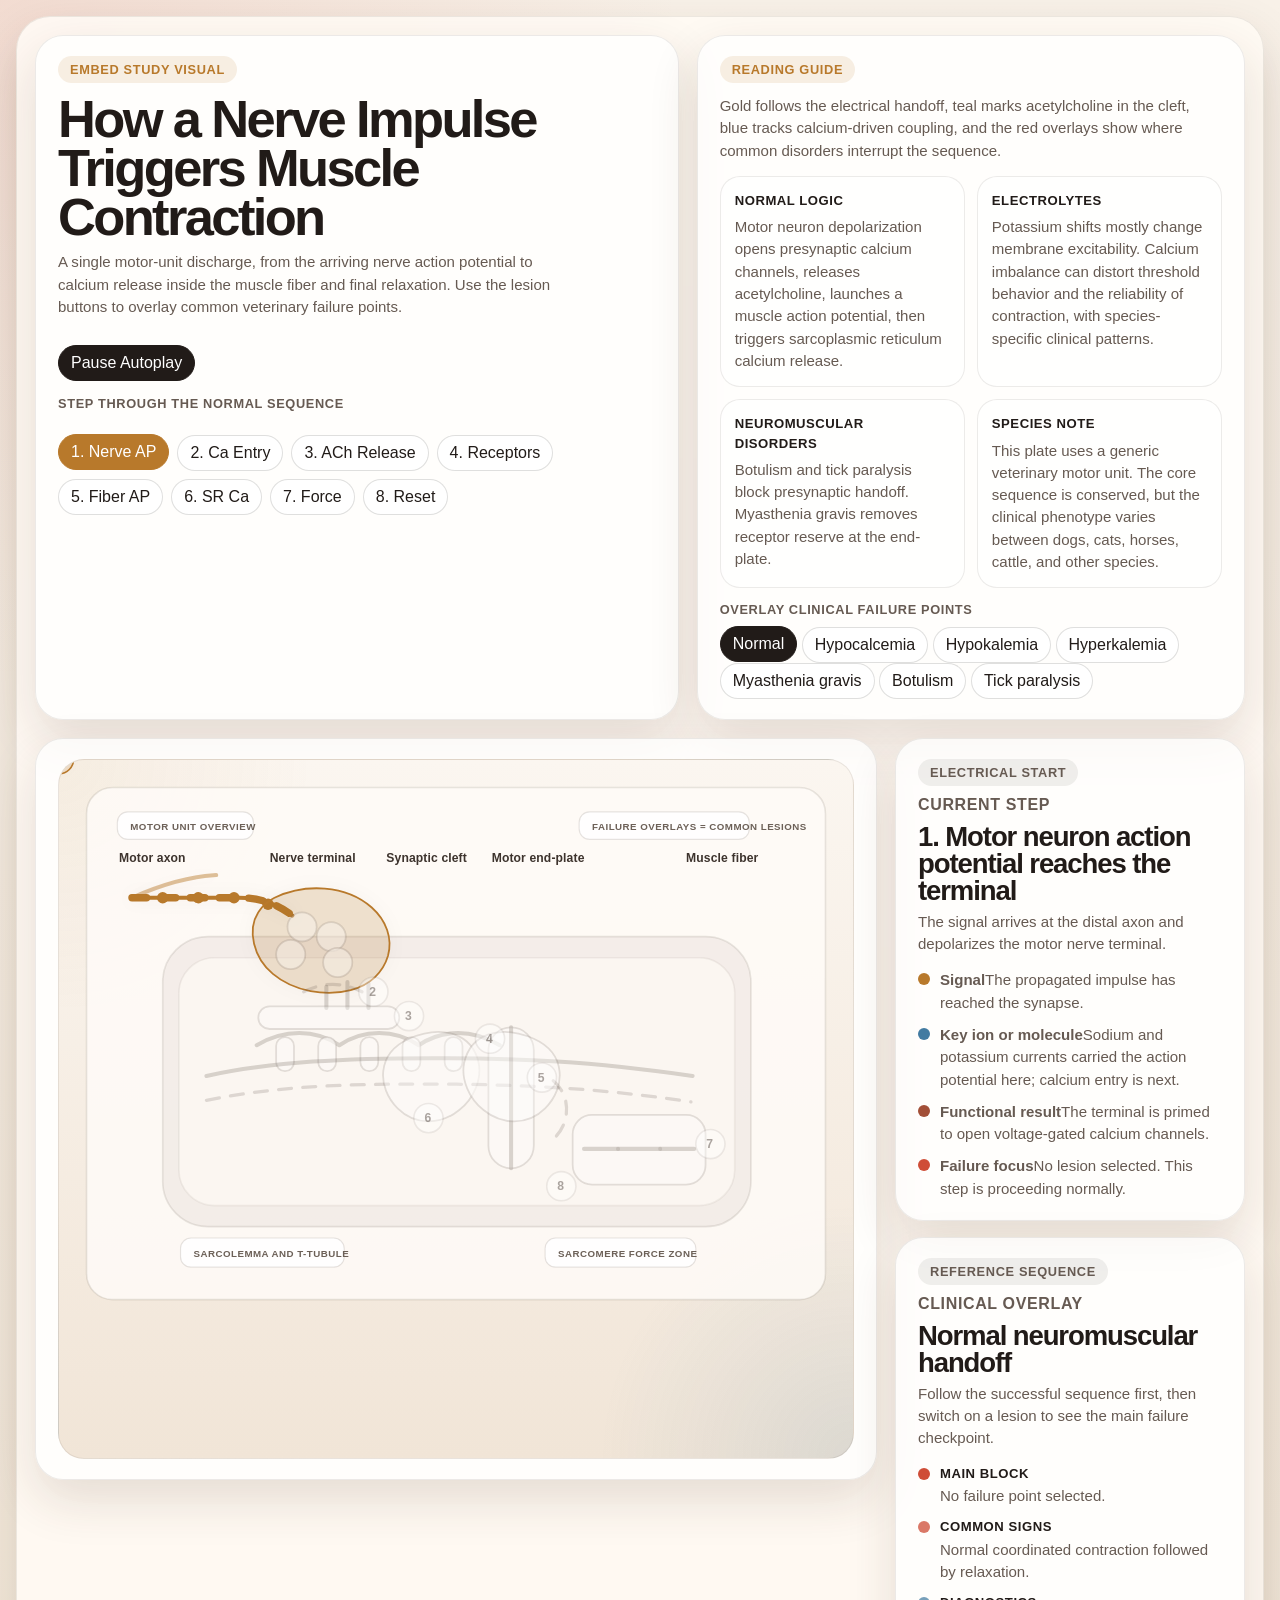
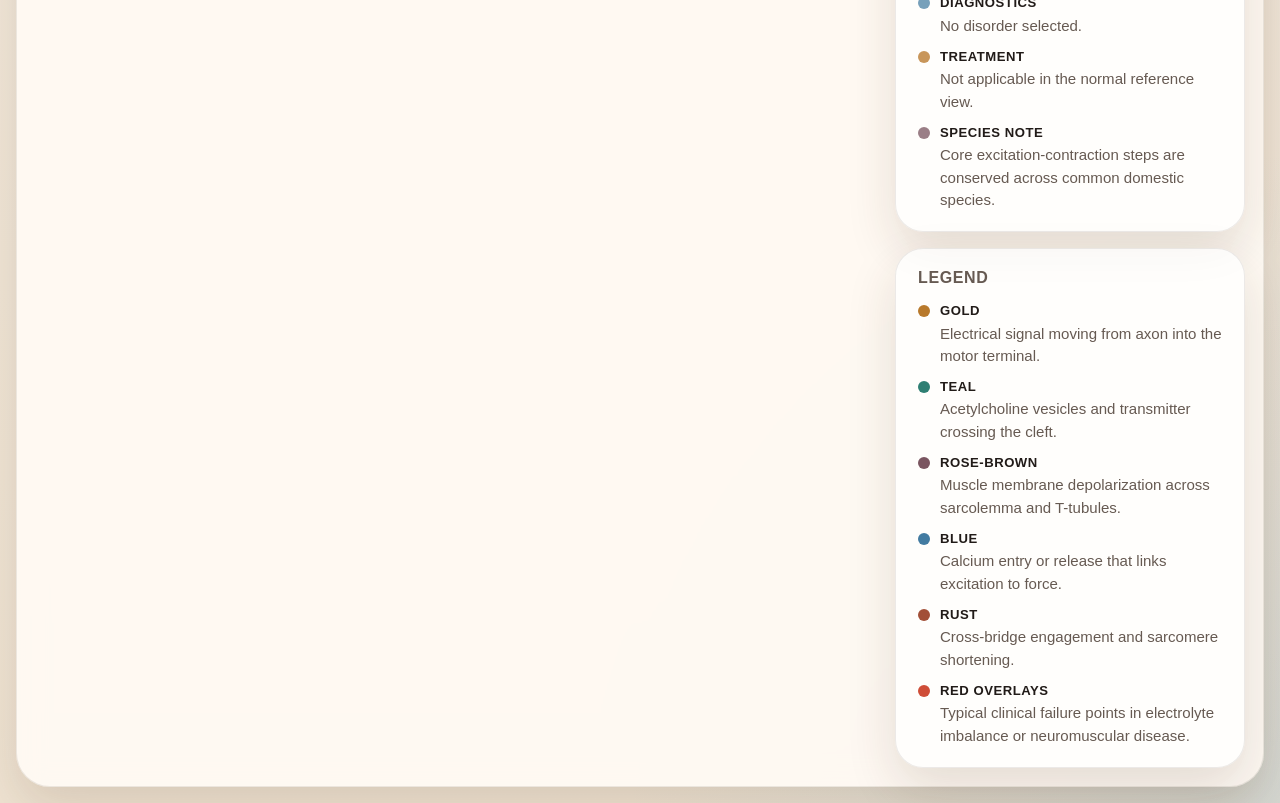
<file: veterinary/neuromuscular-contraction/how-it-works/index.html>
<!DOCTYPE html>
<html lang="en">
<head>
  <meta charset="UTF-8" />
  <meta name="viewport" content="width=device-width, initial-scale=1.0" />
  <title>How a Nerve Impulse Triggers Muscle Contraction</title>
  <link rel="stylesheet" href="../../../shared/themes/veterinary.css" />
  <style>
    :root {
      --page-max-width: 1520px;
      --page-padding: 16px;
      --kicker-bg: rgba(184, 121, 43, 0.12);
      --kicker-color: var(--nerve);
      --tag-bg: rgba(33, 27, 24, 0.07);
      --tag-color: var(--muted);
      --button-active-bg: var(--ink);
      --button-active-border: var(--ink);
      --h1-size: clamp(2rem, 4.1vw, 3.95rem);
      --h1-line-height: 0.93;
      --h1-letter-spacing: -0.05em;
      --bg: #efe5d8;
      --panel: rgba(255, 250, 244, 0.94);
      --panel-soft: rgba(255, 255, 255, 0.72);
      --ink: #211b18;
      --muted: #665a52;
      --line: #d9c8b8;
      --nerve: #b8792b;
      --nerve-soft: rgba(184, 121, 43, 0.18);
      --calcium: #427ba1;
      --calcium-soft: rgba(66, 123, 161, 0.16);
      --ach: #2f7f73;
      --ach-soft: rgba(47, 127, 115, 0.16);
      --fiber: #7a5560;
      --fiber-soft: rgba(122, 85, 96, 0.14);
      --force: #a24f37;
      --force-soft: rgba(162, 79, 55, 0.14);
      --failure: #cf4d37;
      --failure-soft: rgba(207, 77, 55, 0.16);
      --shadow: 0 20px 50px rgba(72, 41, 22, 0.14);
    }

    .stage {
      background: var(--panel);
      border: 1px solid rgba(102, 90, 82, 0.12);
      border-radius: 34px;
      box-shadow: var(--shadow);
      padding: 18px;
      backdrop-filter: blur(14px);
    }

    .stage-top,
    .main-grid {
      display: grid;
      gap: 18px;
    }

    .stage-top {
      grid-template-columns: 1.08fr 0.92fr;
      margin-bottom: 18px;
    }

    .main-grid {
      grid-template-columns: minmax(0, 1.35fr) 350px;
      align-items: start;
    }

    .intro-card,
    .guide-card,
    .visual-card,
    .panel-card {
      background: var(--panel-soft);
      border: 1px solid rgba(102, 90, 82, 0.12);
      border-radius: 28px;
      box-shadow: var(--shadow);
    }

    .intro-card,
    .guide-card,
    .visual-card,
    .panel-card {
      padding: 20px 22px;
    }

    h3 {
      margin: 0 0 8px;
      font-size: 1.62rem;
      line-height: 0.98;
      letter-spacing: -0.04em;
    }

    p,
    li,
    .fact,
    .legend-item {
      color: var(--muted);
      line-height: 1.48;
      font-size: 0.94rem;
    }

    p {
      margin: 0;
    }

    .subtitle {
      max-width: 62ch;
    }

    .control-group {
      margin-top: 14px;
      display: grid;
      gap: 10px;
    }

    .control-title {
      font-size: 0.8rem;
      font-weight: 700;
      letter-spacing: 0.05em;
      text-transform: uppercase;
      color: var(--muted);
    }

    button:hover {
      transform: translateY(-1px);
      border-color: rgba(33, 27, 24, 0.28);
    }

    #play-toggle.active {
      background: var(--ink);
      color: #fff;
      border-color: var(--ink);
    }

    .step-button.active {
      background: var(--nerve);
      color: #fff;
      border-color: var(--nerve);
    }

    .condition-button.active {
      background: var(--ink);
      color: #fff;
      border-color: var(--ink);
    }

    .condition-button.active:not([data-condition="normal"]) {
      background: var(--failure);
      border-color: var(--failure);
    }

    .fact-grid {
      display: grid;
      grid-template-columns: repeat(2, minmax(0, 1fr));
      gap: 12px;
      margin-top: 14px;
    }

    .fact {
      padding: 14px;
      border-radius: 20px;
      border: 1px solid rgba(102, 90, 82, 0.12);
      background: rgba(255, 255, 255, 0.68);
    }

    .fact strong {
      display: block;
      margin-bottom: 6px;
      color: var(--ink);
      font-size: 0.82rem;
      letter-spacing: 0.04em;
      text-transform: uppercase;
    }

    .visual-card {
      overflow: hidden;
    }

    .visual-frame {
      min-height: 700px;
      border-radius: 26px;
      overflow: hidden;
      border: 1px solid rgba(102, 90, 82, 0.12);
      background:
        radial-gradient(circle at top left, rgba(184, 121, 43, 0.08), transparent 24%),
        radial-gradient(circle at bottom right, rgba(66, 123, 161, 0.12), transparent 24%),
        linear-gradient(180deg, #fbf6f0 0%, #f1e5d7 100%);
    }

    .panel-stack {
      display: grid;
      gap: 16px;
    }

    .status-list,
    .detail-list,
    .legend-list {
      list-style: none;
      margin: 14px 0 0;
      padding: 0;
      display: grid;
      gap: 10px;
    }

    .status-list li,
    .detail-list li,
    .legend-list li {
      display: flex;
      gap: 10px;
      align-items: start;
    }

    .swatch {
      margin-top: 4px;
    }

    .panel-copy {
      margin-top: 6px;
    }

    .panel-title {
      margin-top: 0;
      margin-bottom: 6px;
      font-size: 1.72rem;
      line-height: 0.98;
      letter-spacing: -0.04em;
    }

    .legend-item strong,
    .detail-list strong {
      color: var(--ink);
      display: block;
      margin-bottom: 2px;
      font-size: 0.82rem;
      text-transform: uppercase;
      letter-spacing: 0.04em;
    }

    .svg-label {
      font-size: 15px;
      font-weight: 700;
      fill: #3d332d;
      letter-spacing: 0.01em;
    }

    .svg-small {
      font-size: 12px;
      font-weight: 700;
      fill: #6c6057;
      letter-spacing: 0.05em;
      text-transform: uppercase;
    }

    .plate-outline {
      fill: rgba(255, 252, 248, 0.84);
      stroke: rgba(102, 90, 82, 0.14);
      stroke-width: 2;
    }

    .label-chip rect {
      fill: rgba(255, 255, 255, 0.9);
      stroke: rgba(102, 90, 82, 0.16);
      stroke-width: 1.4;
      rx: 13;
      ry: 13;
    }

    .focus-group {
      opacity: 0.46;
      transition: opacity 160ms ease;
    }

    .focus-group.active {
      opacity: 1;
    }

    .focus-group .region-fill,
    .focus-group .region-line,
    .focus-group .region-dash {
      transition: fill 160ms ease, stroke 160ms ease, opacity 160ms ease, filter 160ms ease;
    }

    .focus-group .region-fill {
      fill: rgba(255, 255, 255, 0.68);
      stroke: rgba(102, 90, 82, 0.38);
      stroke-width: 2.2;
    }

    .focus-group .region-line {
      fill: none;
      stroke: rgba(102, 90, 82, 0.52);
      stroke-width: 5;
      stroke-linecap: round;
      stroke-linejoin: round;
    }

    .focus-group .region-dash {
      fill: none;
      stroke: rgba(102, 90, 82, 0.44);
      stroke-width: 4;
      stroke-linecap: round;
      stroke-dasharray: 16 14;
    }

    .focus-group.active .region-fill {
      fill: var(--focus-soft);
      stroke: var(--focus);
      filter: drop-shadow(0 0 10px rgba(33, 27, 24, 0.08));
    }

    .focus-group.active .region-line,
    .focus-group.active .region-dash {
      stroke: var(--focus);
      filter: drop-shadow(0 0 10px rgba(33, 27, 24, 0.08));
    }

    .animated-path,
    .particle-group,
    .micro-detail {
      opacity: 0;
      transition: opacity 160ms ease;
    }

    .animated-path.active,
    .particle-group.active,
    .micro-detail.active {
      opacity: 1;
    }

    .animated-path path {
      fill: none;
      stroke-width: 9;
      stroke-linecap: round;
      stroke-dasharray: 18 18;
      animation: pathSlide 1.2s linear infinite;
    }

    .particle {
      animation: bob 1.2s ease-in-out infinite alternate;
    }

    .particle.delay-1 {
      animation-delay: 120ms;
    }

    .particle.delay-2 {
      animation-delay: 240ms;
    }

    .particle.delay-3 {
      animation-delay: 360ms;
    }

    .particle.delay-4 {
      animation-delay: 480ms;
    }

    .particle.delay-5 {
      animation-delay: 600ms;
    }

    .step-marker {
      opacity: 0.42;
      transition: opacity 160ms ease, transform 160ms ease;
    }

    .step-marker circle {
      fill: rgba(255, 255, 255, 0.92);
      stroke: rgba(102, 90, 82, 0.26);
      stroke-width: 2;
    }

    .step-marker text {
      fill: #3d332d;
      font-size: 15px;
      font-weight: 800;
    }

    .step-marker.active {
      opacity: 1;
      transform: translateY(-1px);
    }

    .step-marker.active circle {
      fill: rgba(184, 121, 43, 0.16);
      stroke: var(--nerve);
    }

    .condition-layer {
      opacity: 0;
      transition: opacity 180ms ease;
      pointer-events: none;
    }

    .condition-layer.active {
      opacity: 1;
    }

    .failure-core {
      fill: var(--failure-soft);
      stroke: var(--failure);
      stroke-width: 2.5;
    }

    .failure-ring {
      fill: none;
      stroke: rgba(207, 77, 55, 0.62);
      stroke-width: 2;
      animation: hotspotPulse 1.45s ease-out infinite;
    }

    .failure-note rect {
      fill: rgba(255, 249, 245, 0.96);
      stroke: rgba(207, 77, 55, 0.34);
      stroke-width: 1.4;
      rx: 14;
      ry: 14;
    }

    .failure-note text {
      fill: #61291f;
      font-size: 15px;
      font-weight: 700;
    }

    .crossbridge-line {
      stroke: var(--force);
      stroke-width: 4;
      stroke-linecap: round;
      animation: bridgePull 0.8s ease-in-out infinite alternate;
      transform-origin: center;
    }

    .relax-loop {
      fill: none;
      stroke: var(--calcium);
      stroke-width: 4;
      stroke-linecap: round;
      animation: spinLoop 1.1s linear infinite;
      transform-origin: center;
    }

    .sarcomere-shift {
      animation: shorten 0.9s ease-in-out infinite alternate;
    }

    @keyframes pathSlide {
      from {
        stroke-dashoffset: 0;
      }
      to {
        stroke-dashoffset: -36;
      }
    }

    @keyframes bob {
      from {
        transform: translateY(0);
        opacity: 0.76;
      }
      to {
        transform: translateY(-3px);
        opacity: 1;
      }
    }

    @keyframes bridgePull {
      from {
        transform: translateX(0);
      }
      to {
        transform: translateX(-5px);
      }
    }

    @keyframes shorten {
      from {
        transform: translateX(0);
      }
      to {
        transform: translateX(-6px);
      }
    }

    @keyframes hotspotPulse {
      from {
        opacity: 0.78;
        transform: scale(1);
      }
      to {
        opacity: 0.16;
        transform: scale(1.18);
      }
    }

    @keyframes spinLoop {
      from {
        transform: rotate(0deg);
      }
      to {
        transform: rotate(360deg);
      }
    }

    @media (max-width: 1240px) {
      .stage-top,
      .main-grid {
        grid-template-columns: 1fr;
      }

      .visual-frame {
        min-height: auto;
      }
    }

    @media (max-width: 760px) {
      .page {
        padding: 14px;
      }

      .stage {
        padding: 14px;
      }

      .intro-card,
      .guide-card,
      .visual-card,
      .panel-card {
        padding: 18px;
      }

      .fact-grid {
        grid-template-columns: 1fr;
      }
    }
  </style>
</head>
<body>
  <div class="page">
    <section class="stage">
      <div class="stage-top">
        <section class="intro-card">
          <div class="kicker">Embed Study Visual</div>
          <h1>How a Nerve Impulse Triggers Muscle Contraction</h1>
          <p class="subtitle">
            A single motor-unit discharge, from the arriving nerve action potential to calcium release inside the
            muscle fiber and final relaxation. Use the lesion buttons to overlay common veterinary failure points.
          </p>

          <div class="control-group">
            <div class="controls">
              <button id="play-toggle" class="active" type="button">Pause Autoplay</button>
            </div>
          </div>

          <div class="control-group">
            <div class="control-title">Step Through The Normal Sequence</div>
            <div class="controls">
              <button class="step-button active" data-step="0" type="button">1. Nerve AP</button>
              <button class="step-button" data-step="1" type="button">2. Ca Entry</button>
              <button class="step-button" data-step="2" type="button">3. ACh Release</button>
              <button class="step-button" data-step="3" type="button">4. Receptors</button>
              <button class="step-button" data-step="4" type="button">5. Fiber AP</button>
              <button class="step-button" data-step="5" type="button">6. SR Ca</button>
              <button class="step-button" data-step="6" type="button">7. Force</button>
              <button class="step-button" data-step="7" type="button">8. Reset</button>
            </div>
          </div>
        </section>

        <aside class="guide-card">
          <div class="kicker">Reading Guide</div>
          <p>
            Gold follows the electrical handoff, teal marks acetylcholine in the cleft, blue tracks calcium-driven
            coupling, and the red overlays show where common disorders interrupt the sequence.
          </p>

          <div class="fact-grid">
            <div class="fact">
              <strong>Normal logic</strong>
              Motor neuron depolarization opens presynaptic calcium channels, releases acetylcholine, launches a muscle
              action potential, then triggers sarcoplasmic reticulum calcium release.
            </div>
            <div class="fact">
              <strong>Electrolytes</strong>
              Potassium shifts mostly change membrane excitability. Calcium imbalance can distort threshold behavior and
              the reliability of contraction, with species-specific clinical patterns.
            </div>
            <div class="fact">
              <strong>Neuromuscular disorders</strong>
              Botulism and tick paralysis block presynaptic handoff. Myasthenia gravis removes receptor reserve at the
              end-plate.
            </div>
            <div class="fact">
              <strong>Species note</strong>
              This plate uses a generic veterinary motor unit. The core sequence is conserved, but the clinical
              phenotype varies between dogs, cats, horses, cattle, and other species.
            </div>
          </div>

          <div class="control-group">
            <div class="control-title">Overlay Clinical Failure Points</div>
            <div class="condition-controls">
              <button class="condition-button active" data-condition="normal" type="button">Normal</button>
              <button class="condition-button" data-condition="hypocalcemia" type="button">Hypocalcemia</button>
              <button class="condition-button" data-condition="hypokalemia" type="button">Hypokalemia</button>
              <button class="condition-button" data-condition="hyperkalemia" type="button">Hyperkalemia</button>
              <button class="condition-button" data-condition="myasthenia" type="button">Myasthenia gravis</button>
              <button class="condition-button" data-condition="botulism" type="button">Botulism</button>
              <button class="condition-button" data-condition="tick-paralysis" type="button">Tick paralysis</button>
            </div>
          </div>
        </aside>
      </div>

      <div class="main-grid">
        <section class="visual-card">
          <div id="visual-frame" class="visual-frame">
            <svg viewBox="0 0 980 700" role="img" aria-labelledby="visual-title visual-desc">
              <title id="visual-title">Neuromuscular transmission and muscle contraction</title>
              <desc id="visual-desc">
                A veterinary study plate showing a motor axon terminal, synaptic cleft, motor end-plate, muscle fiber,
                T-tubule, sarcoplasmic reticulum, and sarcomere, with overlays for common failure points.
              </desc>

              <rect x="34" y="34" width="912" height="632" rx="32" class="plate-outline" />

              <g class="label-chip" transform="translate(72 64)">
                <rect width="168" height="34" />
                <text x="16" y="22" class="svg-small">Motor unit overview</text>
              </g>

              <g class="label-chip" transform="translate(642 64)">
                <rect width="210" height="34" />
                <text x="16" y="22" class="svg-small">Failure overlays = common lesions</text>
              </g>

              <text x="74" y="126" class="svg-label">Motor axon</text>
              <text x="260" y="126" class="svg-label">Nerve terminal</text>
              <text x="404" y="126" class="svg-label">Synaptic cleft</text>
              <text x="534" y="126" class="svg-label">Motor end-plate</text>
              <text x="774" y="126" class="svg-label">Muscle fiber</text>

              <g id="muscle-shell">
                <rect x="128" y="218" width="726" height="358" rx="56" fill="rgba(123, 88, 97, 0.08)" stroke="rgba(102, 90, 82, 0.14)" stroke-width="2" />
                <rect x="148" y="244" width="686" height="306" rx="44" fill="rgba(255, 251, 246, 0.7)" stroke="rgba(102, 90, 82, 0.08)" stroke-width="2" />
              </g>

              <g id="axon-group" class="focus-group" data-anim style="--focus: var(--nerve); --focus-soft: var(--nerve-soft);">
                <path class="region-line" d="M90 170 C148 170, 180 170, 222 170 C248 170, 270 178, 288 192" />
                <path class="region-line" d="M90 170 C126 154, 158 144, 194 142" opacity="0.46" />
              </g>

              <g id="signal-track" class="animated-path" data-anim>
                <path d="M90 170 C148 170, 180 170, 222 170 C248 170, 270 178, 288 192" stroke="var(--nerve)" />
              </g>

              <g id="signal-particles" class="particle-group" data-anim fill="var(--nerve)">
                <circle class="particle" cx="128" cy="170" r="7" />
                <circle class="particle delay-1" cx="172" cy="170" r="7" />
                <circle class="particle delay-2" cx="216" cy="170" r="7" />
                <circle class="particle delay-3" cx="258" cy="178" r="7" />
              </g>

              <g id="terminal-group" class="focus-group" data-anim style="--focus: var(--nerve); --focus-soft: var(--nerve-soft);">
                <path class="region-fill" d="M266 170 C304 152, 354 154, 386 182 C404 198, 412 220, 406 242 C400 262, 384 278, 360 284 C330 292, 290 286, 264 264 C240 244, 232 210, 246 188 C252 178, 258 174, 266 170 Z" />
              </g>

              <g id="vesicle-group" class="focus-group" data-anim style="--focus: var(--ach); --focus-soft: rgba(47, 127, 115, 0.12);">
                <circle class="region-fill" cx="300" cy="206" r="18" />
                <circle class="region-fill" cx="336" cy="218" r="18" />
                <circle class="region-fill" cx="286" cy="240" r="18" />
                <circle class="region-fill" cx="344" cy="250" r="18" />
              </g>

              <g id="channel-group" class="focus-group" data-anim style="--focus: var(--calcium); --focus-soft: var(--calcium-soft);">
                <path class="region-line" d="M356 274 L356 306" />
                <path class="region-line" d="M330 280 L330 306" />
                <path class="region-line" d="M382 276 L382 306" />
              </g>

              <g id="terminal-calcium" class="particle-group" data-anim fill="var(--calcium)">
                <circle class="particle" cx="318" cy="308" r="8" />
                <circle class="particle delay-1" cx="344" cy="304" r="8" />
                <circle class="particle delay-2" cx="372" cy="306" r="8" />
              </g>

              <g id="cleft-group" class="focus-group" data-anim style="--focus: var(--ach); --focus-soft: var(--ach-soft);">
                <rect class="region-fill" x="246" y="304" width="174" height="28" rx="14" />
              </g>

              <g id="ach-group" class="particle-group" data-anim fill="var(--ach)">
                <circle class="particle" cx="296" cy="320" r="7" />
                <circle class="particle delay-1" cx="326" cy="320" r="7" />
                <circle class="particle delay-2" cx="356" cy="320" r="7" />
                <circle class="particle delay-3" cx="386" cy="320" r="7" />
                <circle class="particle delay-4" cx="312" cy="344" r="7" />
                <circle class="particle delay-5" cx="368" cy="344" r="7" />
              </g>

              <g id="receptor-group" class="focus-group" data-anim style="--focus: var(--ach); --focus-soft: var(--ach-soft);">
                <path class="region-line" d="M244 352 C278 332, 316 332, 346 352 C376 332, 414 332, 444 352 C474 332, 510 332, 544 352" />
                <rect class="region-fill" x="268" y="342" width="22" height="42" rx="11" />
                <rect class="region-fill" x="320" y="342" width="22" height="42" rx="11" />
                <rect class="region-fill" x="372" y="342" width="22" height="42" rx="11" />
                <rect class="region-fill" x="424" y="342" width="22" height="42" rx="11" />
                <rect class="region-fill" x="476" y="342" width="22" height="42" rx="11" />
              </g>

              <g id="sarcolemma-group" class="focus-group" data-anim style="--focus: var(--fiber); --focus-soft: var(--fiber-soft);">
                <path class="region-line" d="M182 390 C264 372, 356 368, 460 368 C572 368, 654 372, 782 390" />
                <path class="region-dash" d="M182 420 C274 402, 352 400, 452 400 C558 400, 662 404, 780 422" />
              </g>

              <g id="fiber-wave" class="animated-path" data-anim>
                <path d="M190 390 C270 372, 356 370, 458 370 C572 370, 656 374, 780 390" stroke="#7a5560" />
              </g>

              <g id="tubule-group" class="focus-group" data-anim style="--focus: var(--fiber); --focus-soft: var(--fiber-soft);">
                <rect class="region-fill" x="530" y="330" width="56" height="174" rx="28" />
                <path class="region-line" d="M558 330 L558 504" />
              </g>

              <g id="tubule-wave" class="animated-path" data-anim>
                <path d="M558 332 L558 504" stroke="#7a5560" />
              </g>

              <g id="sr-group" class="focus-group" data-anim style="--focus: var(--calcium); --focus-soft: var(--calcium-soft);">
                <path class="region-fill" d="M418 430 C392 404, 392 362, 432 344 C474 326, 510 338, 518 374 C522 394, 512 418, 494 432 C472 450, 440 452, 418 430 Z" />
                <path class="region-fill" d="M600 430 C626 404, 626 362, 586 344 C544 326, 508 338, 500 374 C496 394, 506 418, 524 432 C546 450, 578 452, 600 430 Z" />
              </g>

              <g id="sr-particles" class="particle-group" data-anim fill="var(--calcium)">
                <circle class="particle" cx="468" cy="432" r="8" />
                <circle class="particle delay-1" cx="500" cy="454" r="8" />
                <circle class="particle delay-2" cx="532" cy="472" r="8" />
                <circle class="particle delay-3" cx="566" cy="468" r="8" />
                <circle class="particle delay-4" cx="592" cy="446" r="8" />
                <circle class="particle delay-5" cx="620" cy="424" r="8" />
              </g>

              <g id="sarcomere-group" class="focus-group" data-anim style="--focus: var(--force); --focus-soft: var(--force-soft);">
                <rect class="region-fill" x="634" y="438" width="164" height="86" rx="24" />
                <line class="region-line" x1="648" y1="480" x2="690" y2="480" />
                <line class="region-line" x1="742" y1="480" x2="784" y2="480" />
                <line class="region-line" x1="690" y1="480" x2="742" y2="480" />
              </g>

              <g id="troponin-group" class="particle-group" data-anim>
                <circle class="particle" cx="664" cy="468" r="7" fill="var(--calcium)" />
                <circle class="particle delay-1" cx="690" cy="468" r="7" fill="var(--calcium)" />
                <circle class="particle delay-2" cx="742" cy="492" r="7" fill="var(--calcium)" />
                <circle class="particle delay-3" cx="768" cy="492" r="7" fill="var(--calcium)" />
              </g>

              <g id="crossbridge-group" class="micro-detail" data-anim>
                <line class="crossbridge-line" x1="704" y1="456" x2="686" y2="476" />
                <line class="crossbridge-line" x1="720" y1="458" x2="704" y2="478" />
                <line class="crossbridge-line" x1="736" y1="456" x2="722" y2="476" />
                <line class="crossbridge-line" x1="720" y1="502" x2="704" y2="482" />
              </g>

              <g id="shortening-group" class="micro-detail" data-anim>
                <g class="sarcomere-shift">
                  <path d="M660 530 C676 544, 694 548, 712 548" fill="none" stroke="var(--force)" stroke-width="4" stroke-linecap="round" />
                  <path d="M772 530 C756 544, 738 548, 720 548" fill="none" stroke="var(--force)" stroke-width="4" stroke-linecap="round" />
                </g>
              </g>

              <g id="relaxation-group" class="focus-group" data-anim style="--focus: var(--calcium); --focus-soft: var(--calcium-soft);">
                <path class="region-dash" d="M302 286 C326 274, 350 274, 374 286" />
                <path class="region-dash" d="M610 396 C632 414, 632 448, 610 468" />
              </g>

              <g id="ache-group" class="particle-group" data-anim fill="var(--ach)">
                <circle class="particle" cx="328" cy="286" r="6" />
                <circle class="particle delay-1" cx="346" cy="280" r="6" />
                <circle class="particle delay-2" cx="364" cy="286" r="6" />
              </g>

              <g id="serca-group" class="micro-detail" data-anim>
                <path class="relax-loop" d="M612 430 C632 430, 642 454, 626 470 C606 488, 576 474, 580 448 C582 434, 594 428, 612 430" />
              </g>

              <g class="label-chip" transform="translate(150 590)">
                <rect width="202" height="36" />
                <text x="16" y="23" class="svg-small">Sarcolemma and T-tubule</text>
              </g>

              <g class="label-chip" transform="translate(600 590)">
                <rect width="186" height="36" />
                <text x="16" y="23" class="svg-small">Sarcomere force zone</text>
              </g>

              <g id="step-marker-1" class="step-marker" data-anim transform="translate(82 146)">
                <circle r="18" cx="0" cy="0" />
                <text x="-5" y="5">1</text>
              </g>
              <g id="step-marker-2" class="step-marker" data-anim transform="translate(388 286)">
                <circle r="18" cx="0" cy="0" />
                <text x="-5" y="5">2</text>
              </g>
              <g id="step-marker-3" class="step-marker" data-anim transform="translate(432 316)">
                <circle r="18" cx="0" cy="0" />
                <text x="-5" y="5">3</text>
              </g>
              <g id="step-marker-4" class="step-marker" data-anim transform="translate(532 344)">
                <circle r="18" cx="0" cy="0" />
                <text x="-5" y="5">4</text>
              </g>
              <g id="step-marker-5" class="step-marker" data-anim transform="translate(596 392)">
                <circle r="18" cx="0" cy="0" />
                <text x="-5" y="5">5</text>
              </g>
              <g id="step-marker-6" class="step-marker" data-anim transform="translate(456 442)">
                <circle r="18" cx="0" cy="0" />
                <text x="-5" y="5">6</text>
              </g>
              <g id="step-marker-7" class="step-marker" data-anim transform="translate(804 474)">
                <circle r="18" cx="0" cy="0" />
                <text x="-5" y="5">7</text>
              </g>
              <g id="step-marker-8" class="step-marker" data-anim transform="translate(620 526)">
                <circle r="18" cx="0" cy="0" />
                <text x="-5" y="5">8</text>
              </g>

              <g id="condition-hypocalcemia" class="condition-layer" data-condition-layer>
                <circle class="failure-core" cx="534" cy="348" r="28" />
                <circle class="failure-ring" cx="534" cy="348" r="38" />
                <circle class="failure-core" cx="700" cy="480" r="26" />
                <circle class="failure-ring" cx="700" cy="480" r="36" />
                <g class="failure-note" transform="translate(614 164)">
                  <rect width="218" height="64" />
                  <text x="14" y="26">Hypocalcemia</text>
                  <text x="14" y="46">Threshold control and force become unreliable.</text>
                </g>
              </g>

              <g id="condition-hypokalemia" class="condition-layer" data-condition-layer>
                <circle class="failure-core" cx="598" cy="390" r="28" />
                <circle class="failure-ring" cx="598" cy="390" r="38" />
                <g class="failure-note" transform="translate(632 246)">
                  <rect width="216" height="64" />
                  <text x="14" y="26">Hypokalemia</text>
                  <text x="14" y="46">The muscle membrane is too hard to depolarize.</text>
                </g>
              </g>

              <g id="condition-hyperkalemia" class="condition-layer" data-condition-layer>
                <circle class="failure-core" cx="598" cy="390" r="28" />
                <circle class="failure-ring" cx="598" cy="390" r="38" />
                <g class="failure-note" transform="translate(630 246)">
                  <rect width="236" height="64" />
                  <text x="14" y="26">Hyperkalemia</text>
                  <text x="14" y="46">Persistent depolarization makes the fiber weak.</text>
                </g>
              </g>

              <g id="condition-myasthenia" class="condition-layer" data-condition-layer>
                <circle class="failure-core" cx="430" cy="350" r="28" />
                <circle class="failure-ring" cx="430" cy="350" r="38" />
                <g class="failure-note" transform="translate(590 164)">
                  <rect width="232" height="64" />
                  <text x="14" y="26">Myasthenia gravis</text>
                  <text x="14" y="46">Too few ACh receptors survive at the end-plate.</text>
                </g>
              </g>

              <g id="condition-botulism" class="condition-layer" data-condition-layer>
                <circle class="failure-core" cx="348" cy="286" r="28" />
                <circle class="failure-ring" cx="348" cy="286" r="38" />
                <g class="failure-note" transform="translate(592 164)">
                  <rect width="220" height="64" />
                  <text x="14" y="26">Botulism</text>
                  <text x="14" y="46">The terminal cannot release enough acetylcholine.</text>
                </g>
              </g>

              <g id="condition-tick-paralysis" class="condition-layer" data-condition-layer>
                <circle class="failure-core" cx="348" cy="286" r="28" />
                <circle class="failure-ring" cx="348" cy="286" r="38" />
                <g class="failure-note" transform="translate(580 164)">
                  <rect width="242" height="64" />
                  <text x="14" y="26">Tick paralysis</text>
                  <text x="14" y="46">Presynaptic release fails before the cleft handoff.</text>
                </g>
              </g>
            </svg>
          </div>
        </section>

        <aside class="panel-stack">
          <section class="panel-card">
            <div id="stage-tag" class="tag">Electrical start</div>
            <h2>Current Step</h2>
            <h3 id="stage-title" class="panel-title">1. Motor neuron action potential reaches the terminal</h3>
            <p id="stage-copy" class="panel-copy">
              The signal arrives at the distal axon and depolarizes the motor nerve terminal.
            </p>
            <ul class="status-list">
              <li>
                <span class="swatch" style="background: var(--nerve);"></span>
                <span><strong>Signal</strong><span id="stage-signal">The propagated impulse has reached the synapse.</span></span>
              </li>
              <li>
                <span class="swatch" style="background: var(--calcium);"></span>
                <span><strong>Key ion or molecule</strong><span id="stage-ion">Voltage-gated calcium entry is the next checkpoint.</span></span>
              </li>
              <li>
                <span class="swatch" style="background: var(--force);"></span>
                <span><strong>Functional result</strong><span id="stage-result">The terminal is primed to release transmitter.</span></span>
              </li>
              <li>
                <span class="swatch" style="background: var(--failure);"></span>
                <span><strong>Failure focus</strong><span id="stage-risk">No lesion selected. This step is proceeding normally.</span></span>
              </li>
            </ul>
          </section>

          <section class="panel-card">
            <div id="condition-tag" class="tag">Reference sequence</div>
            <h2>Clinical Overlay</h2>
            <h3 id="condition-title" class="panel-title">Normal neuromuscular handoff</h3>
            <p id="condition-copy" class="panel-copy">
              Follow the successful sequence first, then switch on a lesion to see the main failure checkpoint.
            </p>
            <ul class="detail-list">
              <li>
                <span class="swatch" style="background: var(--failure);"></span>
                <span><strong>Main block</strong><span id="condition-site">No failure point selected.</span></span>
              </li>
              <li>
                <span class="swatch" style="background: rgba(207, 77, 55, 0.76);"></span>
                <span><strong>Common signs</strong><span id="condition-signs">Normal coordinated contraction followed by relaxation.</span></span>
              </li>
              <li>
                <span class="swatch" style="background: rgba(66, 123, 161, 0.72);"></span>
                <span><strong>Diagnostics</strong><span id="condition-diagnostics">No disorder selected.</span></span>
              </li>
              <li>
                <span class="swatch" style="background: rgba(184, 121, 43, 0.78);"></span>
                <span><strong>Treatment</strong><span id="condition-treatment">Not applicable in the normal reference view.</span></span>
              </li>
              <li>
                <span class="swatch" style="background: rgba(122, 85, 96, 0.76);"></span>
                <span><strong>Species note</strong><span id="condition-species">Core excitation-contraction steps are conserved across common domestic species.</span></span>
              </li>
            </ul>
          </section>

          <section class="panel-card">
            <h2>Legend</h2>
            <ul class="legend-list">
              <li class="legend-item">
                <span class="swatch" style="background: var(--nerve);"></span>
                <span><strong>Gold</strong>Electrical signal moving from axon into the motor terminal.</span>
              </li>
              <li class="legend-item">
                <span class="swatch" style="background: var(--ach);"></span>
                <span><strong>Teal</strong>Acetylcholine vesicles and transmitter crossing the cleft.</span>
              </li>
              <li class="legend-item">
                <span class="swatch" style="background: var(--fiber);"></span>
                <span><strong>Rose-brown</strong>Muscle membrane depolarization across sarcolemma and T-tubules.</span>
              </li>
              <li class="legend-item">
                <span class="swatch" style="background: var(--calcium);"></span>
                <span><strong>Blue</strong>Calcium entry or release that links excitation to force.</span>
              </li>
              <li class="legend-item">
                <span class="swatch" style="background: var(--force);"></span>
                <span><strong>Rust</strong>Cross-bridge engagement and sarcomere shortening.</span>
              </li>
              <li class="legend-item">
                <span class="swatch" style="background: var(--failure);"></span>
                <span><strong>Red overlays</strong>Typical clinical failure points in electrolyte imbalance or neuromuscular disease.</span>
              </li>
            </ul>
          </section>
        </aside>
      </div>
    </section>
  </div>

  <script src="../../../shared/scripts/veterinary-visual.js"></script>
  <script>
    const steps = [
      {
        key: "nerve",
        tag: "Electrical start",
        title: "1. Motor neuron action potential reaches the terminal",
        copy: "The signal arrives at the distal axon and depolarizes the motor nerve terminal.",
        signal: "The propagated impulse has reached the synapse.",
        ion: "Sodium and potassium currents carried the action potential here; calcium entry is next.",
        result: "The terminal is primed to open voltage-gated calcium channels.",
        active: ["axon-group", "signal-track", "signal-particles", "terminal-group", "step-marker-1"]
      },
      {
        key: "calcium",
        tag: "Presynaptic trigger",
        title: "2. Terminal depolarization opens calcium channels",
        copy: "Calcium enters the terminal bouton and couples the arriving nerve impulse to vesicle fusion.",
        signal: "The electrical signal is now being translated into a chemical handoff.",
        ion: "Presynaptic Ca entry is the key trigger for acetylcholine release.",
        result: "Synaptic vesicles move toward fusion sites at the active zone.",
        active: ["terminal-group", "channel-group", "terminal-calcium", "vesicle-group", "step-marker-2"]
      },
      {
        key: "ach",
        tag: "Chemical handoff",
        title: "3. Acetylcholine is released into the cleft",
        copy: "Vesicles fuse with the presynaptic membrane and acetylcholine diffuses across the synaptic cleft.",
        signal: "The nerve impulse has become a local transmitter pulse.",
        ion: "Acetylcholine now carries the message instead of membrane current.",
        result: "The end-plate is exposed to a burst of transmitter.",
        active: ["terminal-group", "vesicle-group", "cleft-group", "ach-group", "step-marker-3"]
      },
      {
        key: "receptor",
        tag: "End-plate depolarization",
        title: "4. Nicotinic receptors create an end-plate potential",
        copy: "Acetylcholine binds postsynaptic nicotinic receptors and depolarizes the motor end-plate.",
        signal: "The chemical pulse is converted back into membrane depolarization.",
        ion: "Ligand-gated channels admit cations and start the muscle-side response.",
        result: "If threshold is reached, the muscle fiber launches its own action potential.",
        active: ["cleft-group", "ach-group", "receptor-group", "step-marker-4"]
      },
      {
        key: "fiber",
        tag: "Fiber excitation",
        title: "5. The muscle action potential spreads across the sarcolemma and down T-tubules",
        copy: "A propagated muscle action potential sweeps along the surface membrane, then dives into the fiber through the T-tubule system.",
        signal: "The whole fiber is being recruited, not just the end-plate patch.",
        ion: "Voltage-sensing proteins in the T-tubule system are now engaged.",
        result: "The depolarization reaches the calcium stores of the sarcoplasmic reticulum.",
        active: ["sarcolemma-group", "fiber-wave", "tubule-group", "tubule-wave", "step-marker-5"]
      },
      {
        key: "sr",
        tag: "Excitation-contraction coupling",
        title: "6. Sarcoplasmic reticulum releases calcium",
        copy: "T-tubule depolarization triggers ryanodine-receptor opening, releasing calcium from the sarcoplasmic reticulum into the sarcoplasm.",
        signal: "The electrical event is now driving an intracellular calcium burst.",
        ion: "Released calcium is the direct trigger for contraction.",
        result: "Calcium reaches troponin and exposes actin binding sites.",
        active: ["tubule-group", "sr-group", "sr-particles", "step-marker-6"]
      },
      {
        key: "force",
        tag: "Mechanical output",
        title: "7. Cross-bridges cycle and the sarcomere shortens",
        copy: "Calcium binds troponin, tropomyosin shifts, myosin heads attach to actin, and repeated cross-bridge cycling generates force.",
        signal: "The electrical sequence has become visible mechanical work.",
        ion: "Troponin-bound calcium is the permissive switch for force production.",
        result: "The fiber shortens and contributes to whole-muscle contraction.",
        active: ["sr-group", "sarcomere-group", "troponin-group", "crossbridge-group", "shortening-group", "step-marker-7"]
      },
      {
        key: "reset",
        tag: "Relaxation and recovery",
        title: "8. Acetylcholine is cleared and calcium is pumped back into storage",
        copy: "Acetylcholine is broken down in the cleft and SERCA pumps return calcium to the sarcoplasmic reticulum, allowing the fiber to relax.",
        signal: "The neuromuscular junction is reset for the next nerve impulse.",
        ion: "Calcium falls in the sarcoplasm and transmitter is removed from the cleft.",
        result: "Cross-bridges disengage and resting structure is restored.",
        active: ["relaxation-group", "ache-group", "serca-group", "step-marker-8"]
      }
    ];

    const conditions = {
      normal: {
        tag: "Reference sequence",
        title: "Normal neuromuscular handoff",
        copy: "Follow the successful sequence first, then switch on a lesion to see the main failure checkpoint.",
        site: "No failure point selected.",
        signs: "Normal coordinated contraction followed by relaxation.",
        diagnostics: "No disorder selected.",
        treatment: "Not applicable in the normal reference view.",
        species: "Core excitation-contraction steps are conserved across common domestic species.",
        layers: [],
        focusStep: 0,
        impacts: {},
        defaultImpact: "No lesion selected. This step is proceeding normally."
      },
      hypocalcemia: {
        tag: "Electrolyte imbalance",
        title: "Hypocalcemia",
        copy: "Low ionized calcium destabilizes neuromuscular performance. Dogs and cats often show tremors or tetany; adult cattle more often become weak or recumbent.",
        site: "Threshold control and force generation become unreliable, with the dominant clinical pattern varying by species.",
        signs: "Tremors, muscle fasciculations, stiff gait, tetany, seizures, or paresis depending on species and severity.",
        diagnostics: "Measure ionized or total calcium and look for puerperal, renal, gastrointestinal, or lactation-related causes.",
        treatment: "Administer calcium carefully, monitor severe cases, and correct the underlying cause.",
        species: "The diagram marks hypocalcemia as a simplified threshold and coupling lesion because the clinical phenotype differs between species.",
        layers: ["condition-hypocalcemia"],
        focusStep: 3,
        impacts: {
          receptor: "Low calcium shifts threshold behavior around the end-plate region; transmission may look unstable or over-excitable.",
          force: "When available calcium support is poor, force generation becomes less secure and weakness can follow."
        },
        defaultImpact: "This checkpoint may still occur, but low calcium makes the whole unit less stable."
      },
      hypokalemia: {
        tag: "Electrolyte imbalance",
        title: "Hypokalemia",
        copy: "Low extracellular potassium hyperpolarizes muscle fibers and makes the membrane harder to depolarize.",
        site: "The main lesion is poor membrane excitability at the sarcolemma and T-tubule stage.",
        signs: "Generalized weakness, fatigue, recumbency, or cervical ventroflexion in cats.",
        diagnostics: "Check serum potassium, acid-base status, renal loss, gastrointestinal loss, and dietary or endocrine causes.",
        treatment: "Replace potassium carefully and correct the underlying disease process.",
        species: "Cats often show ventroflexion; ruminants and horses more often present with weakness or recumbency.",
        layers: ["condition-hypokalemia"],
        focusStep: 4,
        impacts: {
          fiber: "A normal end-plate potential may fail to launch a strong propagated muscle action potential.",
          sr: "If the membrane signal is weak, the sarcoplasmic reticulum never receives a reliable release cue."
        },
        defaultImpact: "The main block appears later, once the muscle membrane must propagate the signal."
      },
      hyperkalemia: {
        tag: "Electrolyte imbalance",
        title: "Hyperkalemia",
        copy: "Excess extracellular potassium can leave the muscle membrane persistently depolarized and sodium channels inactivated.",
        site: "The major lesion is electrical in-excitability of the muscle membrane, often with concurrent cardiac risk.",
        signs: "Weakness, collapse, bradyarrhythmias, and severe ECG change in marked cases.",
        diagnostics: "Measure serum potassium, assess ECG, and search for urinary, adrenal, renal, or acid-base causes.",
        treatment: "Stabilize the myocardium when needed, shift potassium intracellularly, enhance elimination, and fix the cause.",
        species: "Clinical urgency is often driven by the heart as much as the skeletal muscle effect.",
        layers: ["condition-hyperkalemia"],
        focusStep: 4,
        impacts: {
          fiber: "The fiber can be stuck in a poorly excitable state despite receiving a normal synaptic signal.",
          nerve: "Severe hyperkalemia can disturb many excitable tissues, but weakness is often most obvious at the muscle membrane."
        },
        defaultImpact: "This checkpoint may look intact until membrane propagation fails."
      },
      myasthenia: {
        tag: "Neuromuscular junction disorder",
        title: "Myasthenia gravis",
        copy: "Immune-mediated loss of functional acetylcholine receptors reduces the safety margin of neuromuscular transmission.",
        site: "The block is postsynaptic: too few end-plate receptors remain to create a dependable end-plate potential.",
        signs: "Exercise-induced weakness, short-strided fatigue, dysphagia, or megaesophagus in dogs.",
        diagnostics: "Acetylcholine receptor antibody testing is the usual confirmatory test; look for aspiration and associated masses.",
        treatment: "Use anticholinesterase therapy such as pyridostigmine and manage aspiration risk or associated disease.",
        species: "Most recognized in dogs, but cats and other species can also be affected.",
        layers: ["condition-myasthenia"],
        focusStep: 3,
        impacts: {
          receptor: "Normal acetylcholine release now produces too little depolarization because receptor reserve is lost.",
          fiber: "If the end-plate potential stays subthreshold, the muscle action potential never propagates."
        },
        defaultImpact: "The main lesion appears when acetylcholine meets the postsynaptic membrane."
      },
      botulism: {
        tag: "Presynaptic toxin",
        title: "Botulism",
        copy: "Botulinum toxin blocks acetylcholine vesicle fusion, so the nerve impulse reaches the terminal but chemical transmission fails.",
        site: "The block is presynaptic: calcium arrives, but acetylcholine release is inadequate.",
        signs: "Progressive flaccid weakness, dysphagia, reduced tongue tone, and respiratory compromise in severe cases.",
        diagnostics: "Rely on history, species risk, source investigation, and exclusion of other lower motor neuron disease; toxin confirmation can be difficult.",
        treatment: "Remove the source, provide nursing and respiratory support, and use antitoxin early when available.",
        species: "Horses, cattle, birds, and some dogs are especially important clinical contexts.",
        layers: ["condition-botulism"],
        focusStep: 2,
        impacts: {
          calcium: "The nerve impulse and calcium entry arrive, but vesicle fusion is blocked.",
          ach: "Too little acetylcholine crosses the cleft, so the rest of the sequence stalls."
        },
        defaultImpact: "The key failure is earlier, when the terminal tries to release transmitter."
      },
      "tick-paralysis": {
        tag: "Presynaptic toxin",
        title: "Tick paralysis",
        copy: "Tick salivary toxin interferes with presynaptic release, weakening the handoff from nerve terminal to muscle.",
        site: "The block is presynaptic, before the receptor stage ever receives a normal acetylcholine pulse.",
        signs: "Rapidly progressive lower motor neuron weakness, reduced reflexes, dysphagia, or respiratory fatigue.",
        diagnostics: "Find and remove the tick or crater, assess regional exposure, and rule out other acute flaccid paralysis syndromes.",
        treatment: "Remove ticks, apply acaricidal therapy, support ventilation when needed, and use antiserum where regionally appropriate.",
        species: "Dogs and cats are common small-animal presentations, but geography matters.",
        layers: ["condition-tick-paralysis"],
        focusStep: 2,
        impacts: {
          calcium: "The arriving impulse cannot produce a normal presynaptic release response.",
          ach: "Transmission fails before the cleft handoff is strong enough to activate the end-plate."
        },
        defaultImpact: "The principal lesion is earlier, at the nerve terminal."
      }
    };

    const { bindDatasetClicks, bindPlayToggle, createAutoplayController, qsa, syncActive } = window.VetVisual;

    const playButton = document.getElementById("play-toggle");
    const stepButtons = qsa(".step-button");
    const conditionButtons = qsa(".condition-button");
    const animatables = qsa("[data-anim]");
    const conditionLayers = qsa("[data-condition-layer]");

    const stageTag = document.getElementById("stage-tag");
    const stageTitle = document.getElementById("stage-title");
    const stageCopy = document.getElementById("stage-copy");
    const stageSignal = document.getElementById("stage-signal");
    const stageIon = document.getElementById("stage-ion");
    const stageResult = document.getElementById("stage-result");
    const stageRisk = document.getElementById("stage-risk");

    const conditionTag = document.getElementById("condition-tag");
    const conditionTitle = document.getElementById("condition-title");
    const conditionCopy = document.getElementById("condition-copy");
    const conditionSite = document.getElementById("condition-site");
    const conditionSigns = document.getElementById("condition-signs");
    const conditionDiagnostics = document.getElementById("condition-diagnostics");
    const conditionTreatment = document.getElementById("condition-treatment");
    const conditionSpecies = document.getElementById("condition-species");

    let currentCondition = "normal";
    let autoplay = true;

    function updateRiskText() {
      const condition = conditions[currentCondition];
      const step = steps[controller.current()];
      stageRisk.textContent = condition.impacts[step.key] || condition.defaultImpact;
    }

    function renderStep(index) {
      const step = steps[index];

      animatables.forEach((element) => {
        element.classList.toggle("active", step.active.includes(element.id));
      });

      stageTag.textContent = step.tag;
      stageTitle.textContent = step.title;
      stageCopy.textContent = step.copy;
      stageSignal.textContent = step.signal;
      stageIon.textContent = step.ion;
      stageResult.textContent = step.result;

      syncActive(stepButtons, "step", index);

      updateRiskText();
    }

    function renderCondition(key, options = {}) {
      const { jump = true } = options;
      currentCondition = key;
      const condition = conditions[key];

      conditionLayers.forEach((layer) => {
        layer.classList.toggle("active", condition.layers.includes(layer.id));
      });

      conditionTag.textContent = condition.tag;
      conditionTitle.textContent = condition.title;
      conditionCopy.textContent = condition.copy;
      conditionSite.textContent = condition.site;
      conditionSigns.textContent = condition.signs;
      conditionDiagnostics.textContent = condition.diagnostics;
      conditionTreatment.textContent = condition.treatment;
      conditionSpecies.textContent = condition.species;

      syncActive(conditionButtons, "condition", key);

      if (key !== "normal" && controller.isAutoplay()) {
        controller.setAutoplay(false);
      }

      if (jump) {
        renderStep(condition.focusStep);
      } else {
        updateRiskText();
      }
    }

    const controller = createAutoplayController({
      length: steps.length,
      interval: 2600,
      render: renderStep,
      autoplay
    });

    bindPlayToggle(playButton, controller);

    bindDatasetClicks(stepButtons, "step", (step) => {
      controller.render(Number(step));
      controller.restartIfAutoplay();
    });

    bindDatasetClicks(conditionButtons, "condition", (condition) => {
      renderCondition(condition);
    });

    controller.init();
    renderCondition("normal", { jump: false });
  </script>
</body>
</html>
</file>
<file: shared/themes/root-directory.css>
:root {
  color-scheme: light;
  --bg:
    radial-gradient(circle at top left, rgba(62, 108, 179, 0.08), transparent 26%),
    radial-gradient(circle at bottom right, rgba(186, 120, 83, 0.08), transparent 26%),
    linear-gradient(180deg, #f7f7f4 0%, #ece9e2 100%);
  --panel: rgba(255, 255, 252, 0.9);
  --panel-strong: rgba(255, 255, 255, 0.82);
  --ink: #1f1d1b;
  --muted: #66605b;
  --line: rgba(79, 71, 63, 0.14);
  --shadow: 0 18px 44px rgba(60, 48, 38, 0.08);
}

* {
  box-sizing: border-box;
}

body {
  margin: 0;
  min-height: 100vh;
  background: var(--bg);
  color: var(--ink);
  font-family: "Avenir Next", "Trebuchet MS", sans-serif;
}

main {
  max-width: 980px;
  margin: 0 auto;
  padding: 44px 24px 60px;
}

.shell {
  background: var(--panel);
  border: 1px solid var(--line);
  border-radius: 30px;
  box-shadow: var(--shadow);
  backdrop-filter: blur(10px);
  padding: 28px;
}

.eyebrow {
  display: inline-flex;
  padding: 6px 12px;
  border-radius: 999px;
  background: rgba(31, 29, 27, 0.06);
  color: var(--muted);
  text-transform: uppercase;
  letter-spacing: 0.06em;
  font-size: 0.76rem;
  font-weight: 700;
}

h1,
h2,
p {
  margin: 0;
}

h1 {
  margin-top: 12px;
  font-size: clamp(2.4rem, 4.5vw, 4.2rem);
  line-height: 0.95;
  letter-spacing: -0.05em;
}

.lede {
  margin-top: 12px;
  max-width: 62ch;
  color: var(--muted);
  line-height: 1.56;
}

.section {
  margin-top: 26px;
}

.section-title {
  margin-bottom: 12px;
  font-size: 0.95rem;
  text-transform: uppercase;
  letter-spacing: 0.05em;
  color: var(--muted);
}

.directory {
  display: grid;
  gap: 14px;
}

.entry {
  display: grid;
  gap: 8px;
  padding: 18px 20px;
  border: 1px solid var(--line);
  border-radius: 22px;
  background: var(--panel-strong);
  text-decoration: none;
  color: inherit;
}

.entry-top {
  display: flex;
  justify-content: space-between;
  gap: 12px;
  align-items: baseline;
}

.entry h2 {
  font-size: 1.35rem;
  letter-spacing: -0.03em;
}

.entry p,
.entry span {
  color: var(--muted);
  line-height: 1.5;
}

.entry code {
  font-size: 0.82rem;
  background: rgba(31, 29, 27, 0.06);
  padding: 2px 6px;
  border-radius: 8px;
}

.footer-note {
  margin-top: 10px;
  color: var(--muted);
  font-size: 0.92rem;
}

@media (max-width: 720px) {
  main {
    padding-inline: 16px;
  }

  .shell {
    padding: 22px;
  }

  .entry-top {
    display: grid;
  }
}
</file>
<file: shared/themes/observability-directory.css>
:root {
  color-scheme: dark;
  --bg:
    radial-gradient(circle at top left, rgba(0, 212, 170, 0.09), transparent 24%),
    radial-gradient(circle at bottom right, rgba(124, 106, 239, 0.12), transparent 22%),
    linear-gradient(180deg, #0a0c10 0%, #11141b 100%);
  --panel: rgba(18, 21, 28, 0.94);
  --panel-strong: rgba(26, 30, 40, 0.9);
  --ink: #e4e8f0;
  --muted: #8c94a8;
  --line: rgba(58, 64, 85, 0.8);
  --shadow: 0 18px 44px rgba(0, 0, 0, 0.28);
  --accent: #00d4aa;
  --accent-2: #7c6aef;
}

* {
  box-sizing: border-box;
}

body {
  margin: 0;
  min-height: 100vh;
  background: var(--bg);
  color: var(--ink);
  font-family: "DM Sans", "Avenir Next", sans-serif;
}

main {
  max-width: 1100px;
  margin: 0 auto;
  padding: 40px 24px 56px;
}

.shell {
  position: relative;
  background: var(--panel);
  border: 1px solid var(--line);
  border-radius: 26px;
  box-shadow: var(--shadow);
  padding: 28px;
}

.shell::before {
  content: "";
  position: absolute;
  inset: 0;
  border-radius: 26px;
  padding: 1px;
  background: linear-gradient(135deg, rgba(0, 212, 170, 0.24), rgba(124, 106, 239, 0.24));
  -webkit-mask: linear-gradient(#fff 0 0) content-box, linear-gradient(#fff 0 0);
  -webkit-mask-composite: xor;
  mask-composite: exclude;
  pointer-events: none;
}

.eyebrow {
  display: inline-flex;
  padding: 6px 12px;
  border-radius: 999px;
  background: rgba(0, 212, 170, 0.1);
  color: var(--accent);
  text-transform: uppercase;
  letter-spacing: 0.08em;
  font-size: 0.75rem;
  font-weight: 700;
  font-family: "JetBrains Mono", monospace;
}

h1,
h2,
p {
  margin: 0;
}

h1 {
  margin-top: 12px;
  font-size: clamp(2.4rem, 4.6vw, 4.4rem);
  line-height: 0.95;
  letter-spacing: -0.05em;
}

.lede {
  margin-top: 12px;
  max-width: 64ch;
  color: var(--muted);
  line-height: 1.56;
}

.section {
  margin-top: 26px;
}

.section-title {
  margin-bottom: 12px;
  font-size: 0.82rem;
  text-transform: uppercase;
  letter-spacing: 0.09em;
  color: var(--muted);
  font-family: "JetBrains Mono", monospace;
}

.topic-list {
  display: grid;
  gap: 14px;
}

.topic {
  display: grid;
  gap: 10px;
  padding: 18px 20px;
  border: 1px solid var(--line);
  border-radius: 18px;
  background: var(--panel-strong);
}

.topic-top {
  display: flex;
  justify-content: space-between;
  gap: 12px;
  align-items: baseline;
}

.topic h2 {
  font-size: 1.3rem;
  letter-spacing: -0.03em;
}

.topic p,
.topic span {
  color: var(--muted);
  line-height: 1.5;
}

.topic a {
  width: fit-content;
  text-decoration: none;
  color: var(--ink);
  background: linear-gradient(135deg, var(--accent), var(--accent-2));
  border-radius: 999px;
  padding: 10px 14px;
  font-weight: 700;
}

@media (max-width: 720px) {
  main {
    padding-inline: 16px;
  }

  .shell {
    padding: 22px;
  }

  .topic-top {
    display: grid;
  }
}
</file>
<file: shared/themes/otsa-talu-directory.css>
:root {
  color-scheme: light;
  --bg: linear-gradient(180deg, #f6f4ef 0%, #ebe6dc 100%);
  --panel: rgba(255, 252, 244, 0.94);
  --panel-strong: rgba(255, 255, 250, 0.88);
  --ink: #24201b;
  --muted: #6c6258;
  --line: rgba(91, 75, 55, 0.2);
  --accent: #2f6f73;
  --wood: #8f5f35;
  --shadow: 0 18px 44px rgba(74, 58, 38, 0.12);
}

* {
  box-sizing: border-box;
}

body {
  margin: 0;
  min-height: 100vh;
  background: var(--bg);
  color: var(--ink);
  font-family: "Avenir Next", "Trebuchet MS", sans-serif;
}

main {
  max-width: 1040px;
  margin: 0 auto;
  padding: 40px 24px 56px;
}

.shell {
  background: var(--panel);
  border: 1px solid var(--line);
  border-radius: 18px;
  box-shadow: var(--shadow);
  padding: 28px;
}

.eyebrow {
  display: inline-flex;
  padding: 6px 12px;
  border-radius: 999px;
  background: rgba(47, 111, 115, 0.1);
  color: var(--accent);
  text-transform: uppercase;
  letter-spacing: 0.08em;
  font-size: 0.75rem;
  font-weight: 800;
}

h1,
h2,
p {
  margin: 0;
}

h1 {
  margin-top: 12px;
  font-size: clamp(2.3rem, 4.5vw, 4.1rem);
  line-height: 0.96;
}

.lede {
  margin-top: 12px;
  max-width: 64ch;
  color: var(--muted);
  line-height: 1.56;
}

.section {
  margin-top: 26px;
}

.section-title {
  margin-bottom: 12px;
  color: var(--muted);
  font-size: 0.9rem;
  letter-spacing: 0.06em;
  text-transform: uppercase;
}

.topic-list {
  display: grid;
  gap: 14px;
}

.topic {
  display: grid;
  gap: 10px;
  padding: 18px 20px;
  border: 1px solid var(--line);
  border-radius: 12px;
  background: var(--panel-strong);
}

.topic-top {
  display: flex;
  align-items: baseline;
  justify-content: space-between;
  gap: 12px;
}

.topic h2 {
  font-size: 1.3rem;
}

.topic p,
.topic span {
  color: var(--muted);
  line-height: 1.5;
}

.topic a {
  width: fit-content;
  color: #fffdf8;
  background: var(--accent);
  border-radius: 8px;
  padding: 10px 14px;
  text-decoration: none;
  font-weight: 800;
}

@media (max-width: 720px) {
  main {
    padding-inline: 16px;
  }

  .shell {
    padding: 22px;
  }

  .topic-top {
    display: grid;
  }
}
</file>
<file: shared/themes/catalog.css>
:root {
  color-scheme: light;
  --page-bg:
    radial-gradient(circle at top left, rgba(213, 109, 90, 0.12), transparent 24%),
    radial-gradient(circle at bottom right, rgba(94, 162, 203, 0.14), transparent 24%),
    linear-gradient(180deg, #f7f1ea 0%, #ece2d5 100%);
  --panel: rgba(255, 251, 245, 0.92);
  --panel-strong: rgba(255, 255, 255, 0.84);
  --ink: #201d1a;
  --muted: #665c54;
  --line: rgba(102, 92, 84, 0.14);
  --shadow: 0 18px 44px rgba(64, 39, 25, 0.12);
  --radius-xl: 28px;
  --radius-lg: 22px;
  --accent-veterinary: #875229;
  --accent-observability: #00b894;
  --accent-observability-2: #7c6aef;
}

* {
  box-sizing: border-box;
}

body {
  margin: 0;
  min-height: 100vh;
  font-family: "Avenir Next", "Trebuchet MS", sans-serif;
  color: var(--ink);
  background: var(--page-bg);
}

main {
  max-width: 1180px;
  margin: 0 auto;
  padding: 36px 24px 56px;
}

.shell {
  background: var(--panel);
  border: 1px solid var(--line);
  border-radius: var(--radius-xl);
  box-shadow: var(--shadow);
  padding: 28px;
  backdrop-filter: blur(12px);
}

.eyebrow {
  display: inline-flex;
  width: fit-content;
  padding: 6px 12px;
  border-radius: 999px;
  font-size: 0.78rem;
  font-weight: 700;
  letter-spacing: 0.05em;
  text-transform: uppercase;
  background: rgba(175, 130, 36, 0.12);
  color: var(--accent-veterinary);
}

.eyebrow.observability {
  background: rgba(0, 184, 148, 0.1);
  color: var(--accent-observability);
}

h1,
h2,
h3,
p {
  margin: 0;
}

h1 {
  margin-top: 12px;
  font-size: clamp(2.3rem, 4vw, 4rem);
  line-height: 0.96;
  letter-spacing: -0.05em;
}

.lede {
  margin-top: 12px;
  max-width: 68ch;
  color: var(--muted);
  line-height: 1.55;
}

.section {
  margin-top: 22px;
}

.section-title {
  margin-bottom: 12px;
  font-size: 1rem;
  text-transform: uppercase;
  letter-spacing: 0.04em;
  color: var(--muted);
}

.grid {
  display: grid;
  grid-template-columns: repeat(auto-fit, minmax(280px, 1fr));
  gap: 18px;
}

.card {
  display: grid;
  gap: 12px;
  padding: 22px;
  border: 1px solid var(--line);
  border-radius: var(--radius-lg);
  background: var(--panel-strong);
}

.card h2 {
  font-size: 1.35rem;
  letter-spacing: -0.03em;
}

.card p,
.meta-list li {
  color: var(--muted);
  line-height: 1.5;
}

.meta-list {
  margin: 0;
  padding-left: 18px;
}

.actions {
  display: flex;
  flex-wrap: wrap;
  gap: 10px;
  margin-top: 4px;
}

.button {
  display: inline-flex;
  width: fit-content;
  text-decoration: none;
  color: #fff;
  background: var(--ink);
  border-radius: 999px;
  padding: 10px 14px;
  font-weight: 600;
}

.button.alt {
  color: var(--ink);
  background: rgba(32, 29, 26, 0.08);
}

.topic-list {
  display: grid;
  gap: 10px;
}

.topic-item {
  display: flex;
  justify-content: space-between;
  gap: 12px;
  align-items: baseline;
  padding: 14px 16px;
  border: 1px solid var(--line);
  border-radius: 18px;
  background: rgba(255, 255, 255, 0.72);
}

.topic-item a {
  color: inherit;
  text-decoration: none;
  font-weight: 700;
}

.topic-item span {
  color: var(--muted);
  font-size: 0.92rem;
}

@media (max-width: 720px) {
  main {
    padding-inline: 16px;
  }

  .shell {
    padding: 22px;
  }

  .topic-item {
    display: grid;
  }
}
</file>
<file: shared/themes/veterinary.css>
:root {
  --vet-bg: #f4ede4;
  --vet-paper: rgba(255, 251, 245, 0.92);
  --vet-ink: #201d1a;
  --vet-muted: #665c54;
  --vet-line: #d8c8b7;
  --vet-gold: #af8224;
  --vet-accent: #875229;
  --vet-blue: #5ea2cb;
  --vet-red: #d56d5a;
  --vet-green: #2f7d4b;
  --vet-shadow: 0 18px 44px rgba(64, 39, 25, 0.12);
}

* {
  box-sizing: border-box;
}

body {
  margin: 0;
  font-family: "Avenir Next", "Trebuchet MS", sans-serif;
  color: var(--ink, var(--vet-ink));
  background:
    radial-gradient(circle at top left, rgba(213, 109, 90, 0.16), transparent 25%),
    radial-gradient(circle at bottom right, rgba(94, 162, 203, 0.18), transparent 24%),
    linear-gradient(180deg, #f8f1e8 0%, #efe3d2 100%);
}

.page {
  max-width: var(--page-max-width, 1520px);
  margin: 0 auto;
  padding: var(--page-padding, 16px);
}

.kicker,
.tag {
  display: inline-flex;
  align-items: center;
  gap: 8px;
  width: fit-content;
  padding: 6px 12px;
  border-radius: 999px;
  font-size: 0.8rem;
  font-weight: 700;
  letter-spacing: 0.05em;
  text-transform: uppercase;
}

.kicker {
  background: var(--kicker-bg, rgba(175, 130, 36, 0.12));
  color: var(--kicker-color, var(--vet-accent));
  margin-bottom: 12px;
}

.tag {
  background: var(--tag-bg, rgba(32, 29, 26, 0.07));
  color: var(--tag-color, var(--muted, var(--vet-muted)));
  margin-bottom: 10px;
}

h1 {
  margin: 0 0 10px;
  font-size: var(--h1-size, clamp(2rem, 4vw, 3.8rem));
  line-height: var(--h1-line-height, 0.95);
  letter-spacing: var(--h1-letter-spacing, -0.04em);
}

h2 {
  margin: 0 0 10px;
  font-size: var(--h2-size, 1rem);
  text-transform: uppercase;
  letter-spacing: var(--h2-letter-spacing, 0.04em);
  color: var(--muted, var(--vet-muted));
}

.controls {
  display: flex;
  flex-wrap: wrap;
  gap: var(--controls-gap, 8px);
  margin-top: var(--controls-margin-top, 14px);
}

button {
  appearance: none;
  border: 1px solid var(--button-border, rgba(32, 29, 26, 0.14));
  background: var(--button-bg, #fff);
  color: var(--button-color, var(--ink, var(--vet-ink)));
  border-radius: 999px;
  padding: var(--button-padding, 8px 12px);
  font: inherit;
  cursor: pointer;
  transition:
    transform 140ms ease,
    background 140ms ease,
    color 140ms ease,
    border-color 140ms ease;
}

button:hover,
button.active {
  background: var(--button-active-bg, var(--ink, var(--vet-ink)));
  color: var(--button-active-color, #fff);
  border-color: var(--button-active-border, var(--button-active-bg, var(--ink, var(--vet-ink))));
  transform: translateY(-1px);
}

svg {
  width: 100%;
  height: auto;
  display: block;
}

.swatch {
  width: 12px;
  height: 12px;
  border-radius: 999px;
  flex: 0 0 auto;
}
</file>
